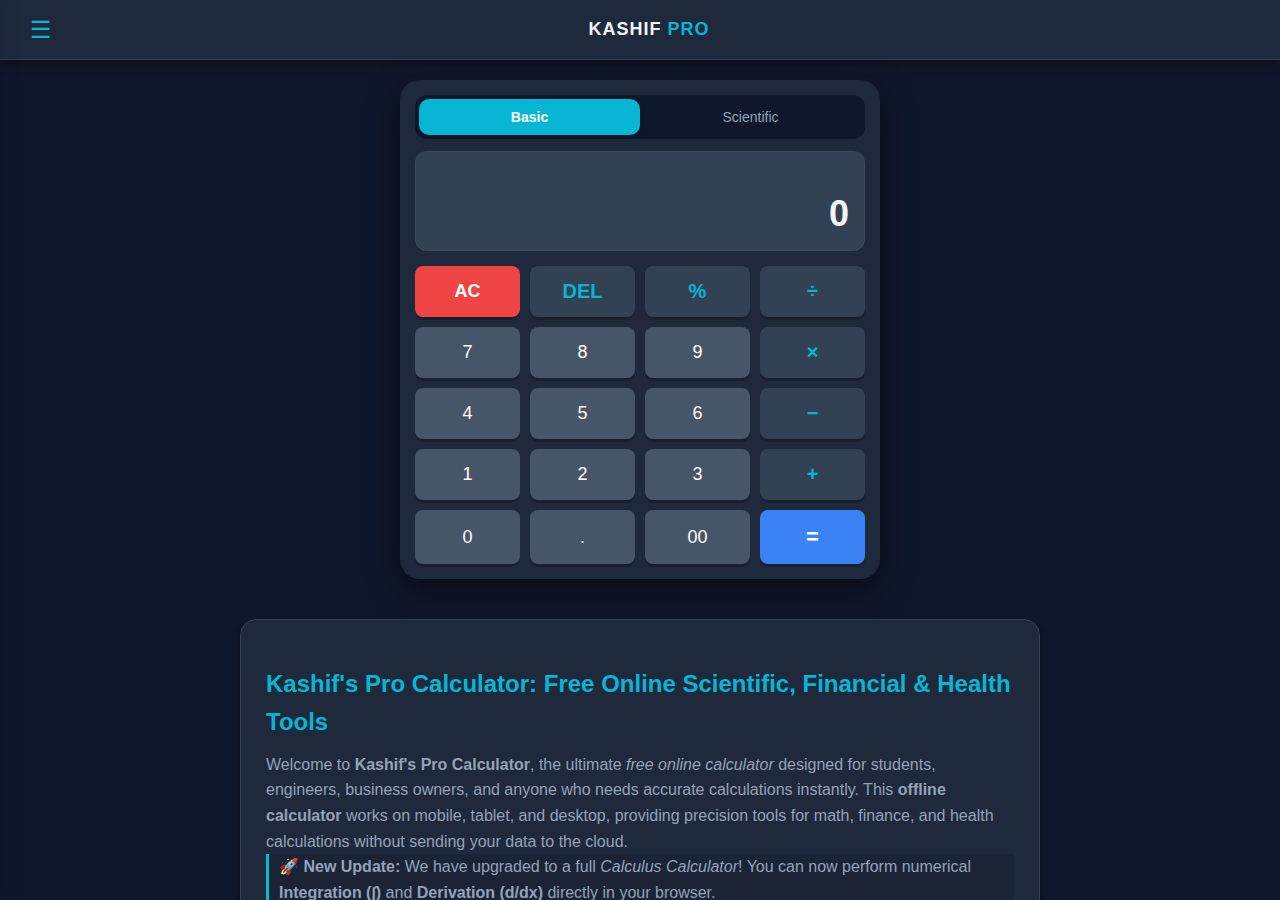
<file: index.html>
<!DOCTYPE html>
<html lang="en">
<head>
    <script async src="https://www.googletagmanager.com/gtag/js?id=G-PTXNYWJ847"></script>
    <script>
      window.dataLayer = window.dataLayer || [];
      function gtag(){dataLayer.push(arguments);}
      gtag('js', new Date());
      gtag('config', 'G-PTXNYWJ847');
    </script>

    <script async src="https://pagead2.googlesyndication.com/pagead/js/adsbygoogle.js?client=ca-pub-5524773081921512"
     crossorigin="anonymous"></script>
    <meta name="google-adsense-account" content="ca-pub-5524773081921512">
    
    <meta charset="UTF-8">
    <meta name="viewport" content="width=device-width, initial-scale=1.0, maximum-scale=1.0, user-scalable=no">
    <meta name="description" content="Kashif's Pro Calculator - Free online scientific calculator with Integration and Derivation. Best for FSC, Engineering, and Calculus. Calculate mortgage, BMI, and standard deviation offline.">
    <meta name="keywords" content="online calculator, scientific calculator, integration calculator, derivation tool, calculus calculator, free math tool, FSC calculator, matric calculator, engineering calculator, mortgage calculator, bmi calculator, kashif dawar">
    
    <title>Kashif's Pro Calculator | Free Scientific, Calculus & Financial Tools</title>
    
    <link rel="manifest" href="manifest.json">
    <link rel="icon" type="image/png" href="icon.png">
    <link rel="apple-touch-icon" href="icon.png">
    <meta name="theme-color" content="#1e293b">

    <link rel="stylesheet" href="style.css">
</head>
<body>

    <div class="overlay" id="overlay" onclick="closeAll()"></div>
    <div class="toast" id="toast">Action Successful</div>

    <div class="sidebar" id="sidebar">
        <div class="close-btn" onclick="closeAll()">&times;</div>
        <div class="profile">
            <div class="avatar">K</div>
            <h2 style="color:var(--text);">Kashif</h2>
            <p style="color: var(--accent); font-weight:bold; margin-bottom: 8px; font-size: 0.9rem;">Elite Full-Stack Architect</p>
        </div>
        
        <div class="menu-item" onclick="handleNav('home')"><span>&#8962;</span> Home</div>
        <div class="menu-item" onclick="handleNav('sci')"><span>&#8730;</span> Scientific Mode</div>

        <details class="menu-group">
            <summary><span>&#128208;</span> Math Tools</summary>
            <div class="submenu">
                <a href="standard-deviation.html" class="menu-item">Standard Deviation</a>
                <a href="log-calculator.html" class="menu-item">Log Calculator</a>
                <a href="exponent.html" class="menu-item">Exponent Calculator</a>
                <a href="fraction.html" class="menu-item">Fraction Calculator</a>
            </div>
        </details>

        <details class="menu-group">
            <summary><span>&#128176;</span> Finance</summary>
            <div class="submenu">
                <a href="percentage.html" class="menu-item">Percentage Calc</a>
                <a href="mortgage-calculator.html" class="menu-item">Mortgage Calc</a>
            </div>
        </details>

        <details class="menu-group">
            <summary><span>&#9878;</span> Health</summary>
            <div class="submenu">
                <a href="bmi-calculator.html" class="menu-item">BMI Calculator</a>
            </div>
        </details>
        
        <div class="menu-item" onclick="handleNav('settings')"><span>&#9881;</span> Settings</div>
        <a href="contact.html" class="menu-item"><span>&#128100;</span> Contact Developer</a>
        
        <div class="menu-item" onclick="handleNav('signin')" style="margin-top:auto; background:var(--accent); color:white; justify-content: center; font-weight:bold;">Sign In</div>
    </div>

    <div class="modal" id="modal-signin">
        <span class="close-modal" onclick="closeAll()">&times;</span>
        <h3>Sign In</h3>
        <div class="input-group"><label>Email</label><input type="email" placeholder="Enter email"></div>
        <div class="input-group"><label>Password</label><input type="password" placeholder="Enter password"></div>
        <button class="modal-btn" onclick="showToast('Welcome back, Kashif!'); closeAll()">Login</button>
    </div>

    <div class="modal" id="modal-settings">
        <span class="close-modal" onclick="closeAll()">&times;</span>
        <h3>Settings</h3>
        <div class="switch-container">
            <span class="switch-label">Light Mode</span>
            <label class="switch"><input type="checkbox" id="theme-toggle" onchange="toggleTheme()"><span class="slider"></span></label>
        </div>
        <div class="switch-container">
            <span class="switch-label">Button Sounds</span>
            <label class="switch"><input type="checkbox" id="sound-toggle" onchange="saveSoundPref()"><span class="slider"></span></label>
        </div>
        <button class="modal-btn" onclick="showToast('Preferences Saved'); closeAll()">Done</button>
    </div>

    <header>
        <div class="hamburger" onclick="openSidebar()">&#9776;</div>
        <div class="brand">KASHIF <span>PRO</span></div>
        <div style="width: 24px;"></div>
    </header>

    <div class="main-content">
        <div class="calc-body">
            <div class="tabs">
                <div class="tab active" id="tab-basic" onclick="switchTab('basic')">Basic</div>
                <div class="tab" id="tab-sci" onclick="switchTab('sci')">Scientific</div>
            </div>

            <div class="display">
                <div class="history" id="history"></div>
                <div class="result" id="result">0</div>
            </div>

            <div class="keypad active" id="basic-keys">
                <button class="btn-ac" onclick="clearCalc()">AC</button>
                <button class="btn-op" onclick="del()">DEL</button>
                <button class="btn-op" onclick="appendOp('%')">%</button>
                <button class="btn-op" onclick="appendOp('/')">&divide;</button>
                
                <button onclick="appendNum('7')">7</button>
                <button onclick="appendNum('8')">8</button>
                <button onclick="appendNum('9')">9</button>
                <button class="btn-op" onclick="appendOp('*')">&times;</button>
                
                <button onclick="appendNum('4')">4</button>
                <button onclick="appendNum('5')">5</button>
                <button onclick="appendNum('6')">6</button>
                <button class="btn-op" onclick="appendOp('-')">&minus;</button>
                
                <button onclick="appendNum('1')">1</button>
                <button onclick="appendNum('2')">2</button>
                <button onclick="appendNum('3')">3</button>
                <button class="btn-op" onclick="appendOp('+')">+</button>
                
                <button onclick="appendNum('0')">0</button>
                <button onclick="appendNum('.')">.</button>
                <button onclick="appendNum('00')">00</button>
                <button class="btn-eq" onclick="calculate()">=</button>
            </div>

            <div class="keypad" id="sci-keys">
                <div class="rad-deg-toggle">
                    <label><input type="radio" name="angle" value="deg" checked onclick="setAngleMode('deg')"> Deg</label>
                    <label><input type="radio" name="angle" value="rad" onclick="setAngleMode('rad')"> Rad</label>
                </div>
                
                <button class="btn-sci" onclick="appendFunc('sin(')">sin</button>
                <button class="btn-sci" onclick="appendFunc('cos(')">cos</button>
                <button class="btn-sci" onclick="appendFunc('tan(')">tan</button>
                <button class="btn-sci" onclick="append('Math.PI')">&pi;</button>
                <button class="btn-sci" onclick="append('Math.E')">e</button>

                <button class="btn-sci" onclick="appendFunc('asin(')">sin⁻¹</button>
                <button class="btn-sci" onclick="appendFunc('acos(')">cos⁻¹</button>
                <button class="btn-sci" onclick="appendFunc('atan(')">tan⁻¹</button>
                <button class="btn-sci" style="color:#fbbf24;" onclick="appendFunc('integral(')">&#8747;</button> 
                <button class="btn-sci" style="color:#fbbf24;" onclick="appendFunc('deriv(')">d/dx</button>

                <button class="btn-sci" onclick="appendOp('^')">xʸ</button>
                <button class="btn-sci" onclick="appendOp('^3')">x³</button>
                <button class="btn-sci" onclick="appendOp('^2')">x²</button>
                <button class="btn-sci" onclick="appendFunc('exp(')">eˣ</button>
                <button class="btn-sci" onclick="appendFunc('pow10(')">10ˣ</button>

                <button class="btn-sci" onclick="appendOp('^(1/')">ʸ&radic;x</button>
                <button class="btn-sci" onclick="appendFunc('cbrt(')">³&radic;x</button>
                <button class="btn-sci" onclick="appendFunc('sqrt(')">&radic;x</button>
                <button class="btn-sci" onclick="appendFunc('ln(')">ln</button>
                <button class="btn-sci" onclick="appendFunc('log(')">log</button>

                <button class="btn-sci" onclick="appendNum('(')">(</button>
                <button class="btn-sci" onclick="appendNum(')')">)</button>
                <button class="btn-sci" onclick="appendOp('^(-1)')">1/x</button>
                <button class="btn-sci" onclick="appendOp('%')">%</button>
                <button class="btn-sci" onclick="append('!')">n!</button>

                <button onclick="appendNum('7')">7</button>
                <button onclick="appendNum('8')">8</button>
                <button onclick="appendNum('9')">9</button>
                <button class="btn-op" onclick="appendOp('+')">+</button>
                <button class="btn-op" onclick="del()">&#9003;</button>

                <button onclick="appendNum('4')">4</button>
                <button onclick="appendNum('5')">5</button>
                <button onclick="appendNum('6')">6</button>
                <button class="btn-op" onclick="appendOp('-')">&minus;</button>
                <button class="btn-mem" onclick="useAns()">Ans</button>

                <button onclick="appendNum('1')">1</button>
                <button onclick="appendNum('2')">2</button>
                <button onclick="appendNum('3')">3</button>
                <button class="btn-op" onclick="appendOp('*')">&times;</button>
                <button class="btn-mem" onclick="memAdd()">M+</button>

                <button onclick="appendNum('0')">0</button>
                <button onclick="appendNum('.')">.</button>
                <button class="btn-sci" onclick="append('E')">EXP</button>
                <button class="btn-op" onclick="appendOp('/')">&divide;</button>
                <button class="btn-mem" onclick="memSub()">M-</button>

                <button class="btn-sci" onclick="toggleSign()">+/-</button>
                <button class="btn-sci" onclick="appendFunc('rand(')">RND</button>
                <button class="btn-ac" onclick="clearCalc()">AC</button>
                <button class="btn-eq" onclick="calculate()">=</button>
                <button class="btn-mem" onclick="memRecall()">MR</button>
            </div>
        </div>

        <div class="seo-section" id="guide-section">
            <h1>Kashif's Pro Calculator: Free Online Scientific, Financial & Health Tools</h1>
            <p>Welcome to <strong>Kashif's Pro Calculator</strong>, the ultimate <em>free online calculator</em> designed for students, engineers, business owners, and anyone who needs accurate calculations instantly. This <strong>offline calculator</strong> works on mobile, tablet, and desktop, providing precision tools for math, finance, and health calculations without sending your data to the cloud.</p>
            <p style="border-left: 3px solid var(--accent); padding-left: 10px; background: rgba(0,0,0,0.1);"><strong>🚀 New Update:</strong> We have upgraded to a full <em>Calculus Calculator</em>! You can now perform numerical <strong>Integration (∫)</strong> and <strong>Derivation (d/dx)</strong> directly in your browser.</p>

            <h2>1. Why Choose Kashif's Pro Calculator?</h2>
            <p>Unlike traditional online calculators that lag or show too many pop-ups, our <strong>scientific calculator PWA</strong> runs entirely on your device using Client-Side JavaScript. This ensures <strong>zero latency</strong> and <strong>100% privacy</strong>. Whether you’re solving complex trigonometry for an exam, calculating a mortgage repayment, or checking your BMI, all calculations happen locally in your browser.</p>

            <h2>2. Core Features of Our Calculator</h2>
            <ul>
                <li><strong>Dual Mode Interface:</strong> Switch effortlessly between <em>Basic</em> (for retail/shopping) and <em>Scientific</em> (for STEM) calculators.</li>
                <li><strong>Math Tools Suite:</strong> Solve standard deviation, fractions, logarithms, and exponents with ease.</li>
                <li><strong>Financial Intelligence:</strong> Calculate mortgage EMIs, percentages, and profit margins accurately.</li>
                <li><strong>Health Monitoring:</strong> Track health trends with our private BMI calculator.</li>
                <li><strong>Offline & PWA Ready:</strong> Install on your device and use without internet—perfect for students with limited data.</li>
            </ul>

            <h2>3. Scientific & Calculus Mode User Guide</h2>
            <p>Our updated scientific mode mimics the layout of physical calculators (like Casio) and advanced online tools (like Calculator.net) to make your workflow seamless. Here is how to use the advanced features:</p>
            <h3>3.1 Integration Calculator (∫)</h3>
            <p>Calculus students can now find the area under a curve numerically. <br><strong>Usage:</strong> Click the <span style="color:var(--accent)">∫</span> button. The syntax is `integral('formula', start_limit, end_limit)`.<br><strong>Example:</strong> To integrate `x²` from 0 to 5, type: <code>integral('x^2', 0, 5)</code>. This uses Simpson's Rule for high accuracy.</p>
            <h3>3.2 Derivation Calculator (d/dx)</h3>
            <p>Find the rate of change or slope of a function at a specific point.<br><strong>Usage:</strong> Click the <span style="color:var(--accent)">d/dx</span> button. The syntax is `deriv('formula', point)`.<br><strong>Example:</strong> To find the slope of `x³` at `x=2`, type: <code>deriv('x^3', 2)</code>.</p>
            <h3>3.3 Trigonometry & Angle Modes</h3>
            <p>Toggle between <strong>DEG</strong> (Degrees) and <strong>RAD</strong> (Radians) using the switch at the top of the keypad. We support `sin`, `cos`, `tan` and their inverse functions.</p>

            <h2>4. Target Audience</h2>
            <ul>
                <li><strong>FSC/Matric Students:</strong> Solve physics, math, and trigonometry problems quickly using Radians and degrees.</li>
                <li><strong>Engineers & College Students:</strong> Use exponents (`x^y`), natural logs (`ln`), and constants like `π` and `e` for high-precision structural calculations.</li>
                <li><strong>Business Owners:</strong> Quickly calculate VAT, GST, discounts, and reverse percentages.</li>
                <li><strong>Homeowners:</strong> Plan mortgages and family budgets efficiently without sharing data with banks.</li>
            </ul>

            <h2>5. Specialized Calculator Tools</h2>
            <p>Explore our dedicated tools accessible via the sidebar menu:</p>
            <h3><a href="sci">Scientific Calculator</a></h3>
            <p>Supports trigonometry (sin, cos, tan), logarithms (ln, log), exponents, square roots, and constants. We use high-precision floating-point arithmetic (IEEE 754) to ensure accuracy for exams and engineering projects.</p>
            <h3><a href="mortgage-calculator.html">Mortgage Calculator</a></h3>
            <p>Plan your home purchases with ease. Input loan amount, interest rate (APR), and tenure to calculate monthly payments.</p>
            <h3><a href="percentage.html">Percentage Calculator</a></h3>
            <p>Calculate percentages, tax-inclusive prices, or reverse percentages quickly. Ideal for students solving algebra problems and shopkeepers calculating profit margins.</p>
            <h3><a href="standard-deviation.html">Standard Deviation & Statistics</a></h3>
            <p>Quickly calculate Population (σ) and Sample (s) deviations. This is essential for statistics homework, data analysis, and quality control in manufacturing.</p>
            <h3><a href="fraction.html">Fraction Calculator</a></h3>
            <p>Combine fractions directly (e.g., `1/2 + 3/8`) without converting to decimals.</p>
            <h3><a href="bmi-calculator.html">BMI Calculator</a></h3>
            <p>Monitor your health using the World Health Organization standard. Input weight and height to receive instant feedback on Underweight, Normal, Overweight, and Obese categories.</p>

            <h2>6. Frequently Asked Questions (FAQ)</h2>
            <h3>Q1. Is this calculator free?</h3>
            <p>Yes! <strong>Kashif's Pro Calculator</strong> is free for students, teachers, businesses, and personal use. We support the platform with unobtrusive AdSense ads, keeping it completely free for everyone.</p>
            <h3>Q2. Does it work offline?</h3>
            <p>Absolutely. As a Progressive Web App (PWA) with Service Worker (`sw.js`) support, the calculator works perfectly without Wi-Fi or mobile data once loaded.</p>
            <h3>Q3. Is it accurate for exams?</h3>
            <p>Yes. We use standard JavaScript double-precision arithmetic, which is suitable for Matric/FSC students, college, and university-level calculations.</p>
            <h3>Q4. How do I install it on my device?</h3>
            <p>For Android, tap Chrome’s menu > "Add to Home Screen". On iOS Safari, tap Share > "Add to Home Screen". This installs it as a native app on your phone.</p>
            <h3>Q5. How is my data kept private?</h3>
            <p>All calculations happen locally on your device (Client-Side). We never store your personal data, finance inputs, or calculation history on our servers.</p>

            <h2>7. Final Notes</h2>
            <p><strong>Kashif's Pro Calculator</strong> is optimized for performance and accuracy. With keywords like "free online calculator," "scientific calculator PWA," "offline calculator," and "FSC math tool," we aim to be the #1 choice for Pakistani and global students. Bookmark this tool today and access all your calculation needs in one place—fast, precise, and secure.</p>
        </div>
        
        <div class="footer-credit">
            Architected & Engineered by <span>Kashif Dawar</span> | <a href="index.html">Home</a> | <a href="contact.html">Contact Us</a> | <a href="privacy.html">Privacy Policy</a> | <a href="terms.html">Terms of Service</a>
            <br><br>
            &copy; 2025 Kashif Dawar. All Rights Reserved.
        </div>
    </div>

    <script src="script.js" defer></script>
    <script>
        if ('serviceWorker' in navigator) {
            window.addEventListener('load', () => {
                navigator.serviceWorker.register('sw.js')
                    .then(reg => console.log('SW registered'))
                    .catch(err => console.log('SW failed', err));
            });
        }
    </script>
    
    <button id="install-btn" style="display: none; position: fixed; bottom: 20px; right: 20px; background: var(--accent); color: white; padding: 15px 25px; border-radius: 50px; font-weight: bold; border: none; box-shadow: 0 4px 15px rgba(0,0,0,0.3); z-index: 9999; cursor: pointer;">
        ⬇ Install App
    </button>
    <script>
        let deferredPrompt;
        const installBtn = document.getElementById('install-btn');
        window.addEventListener('beforeinstallprompt', (e) => {
            e.preventDefault(); deferredPrompt = e; installBtn.style.display = 'block';
            installBtn.addEventListener('click', (e) => {
                installBtn.style.display = 'none'; deferredPrompt.prompt();
                deferredPrompt.userChoice.then((choiceResult) => { deferredPrompt = null; });
            });
        });
    </script>
</body>
</html>
</file>
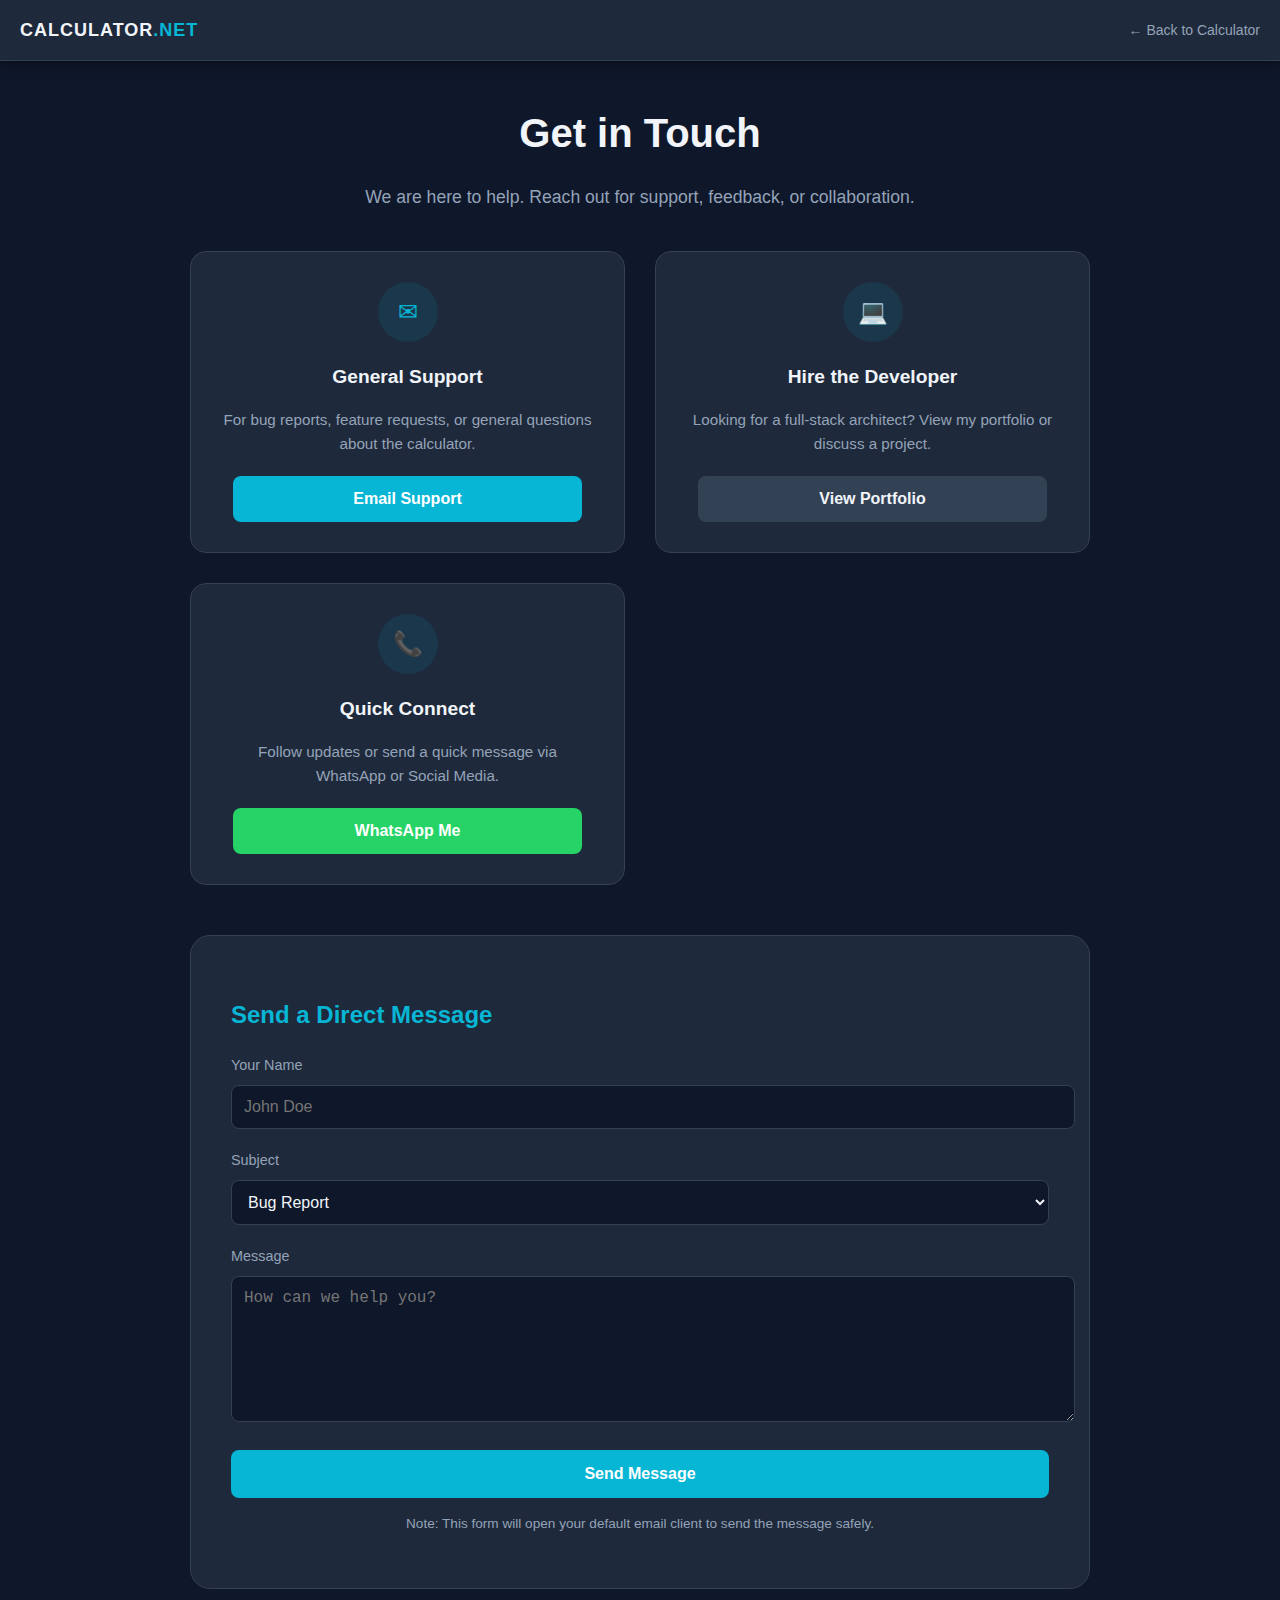
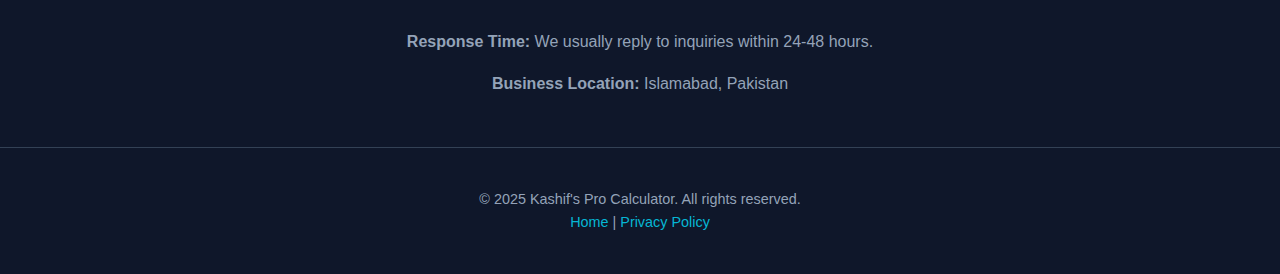
<file: contact.html>
<!DOCTYPE html>
<html lang="en">
<head>
    <meta charset="UTF-8">
    <meta name="viewport" content="width=device-width, initial-scale=1.0">
    <meta name="description" content="Contact the developer of Kashif's Pro Calculator. Support, feedback, and business inquiries.">
    <title>Contact Us - Kashif's Pro Calculator</title>
    
    <style>
        /* --- RESET & VARIABLES (MATCHING YOUR CALCULATOR) --- */
        :root {
            --bg-dark: #0f172a;
            --calc-body: #1e293b;
            --screen: #334155;
            --text: #f1f5f9;
            --text-muted: #94a3b8;
            --accent: #06b6d4;
            --card-bg: #1e293b;
            --btn-bg: #475569;
            --shadow: rgba(0,0,0,0.5);
        }

        body {
            background-color: var(--bg-dark);
            color: var(--text);
            font-family: 'Segoe UI', Roboto, sans-serif;
            margin: 0; padding: 0;
            line-height: 1.6;
        }

        /* --- HEADER --- */
        header {
            height: 60px; background: var(--calc-body); display: flex; align-items: center; justify-content: space-between;
            padding: 0 20px; border-bottom: 1px solid var(--screen); box-shadow: 0 2px 10px var(--shadow);
        }
        .brand { font-size: 18px; font-weight: bold; letter-spacing: 1px; color: var(--text); text-decoration: none; }
        .brand span { color: var(--accent); }
        .back-btn { text-decoration: none; color: var(--text-muted); font-size: 14px; display: flex; align-items: center; gap: 5px; transition: 0.3s; }
        .back-btn:hover { color: var(--accent); }

        /* --- MAIN CONTAINER --- */
        .container {
            max-width: 900px;
            margin: 40px auto;
            padding: 0 20px;
        }

        .page-title {
            text-align: center; margin-bottom: 40px;
        }
        .page-title h1 { font-size: 2.5rem; margin-bottom: 10px; color: var(--text); }
        .page-title p { color: var(--text-muted); font-size: 1.1rem; }

        /* --- CONTACT GRID --- */
        .contact-grid {
            display: grid;
            grid-template-columns: repeat(auto-fit, minmax(300px, 1fr));
            gap: 30px;
            margin-bottom: 50px;
        }

        /* --- CARDS --- */
        .info-card {
            background: var(--calc-body);
            border: 1px solid var(--screen);
            border-radius: 16px;
            padding: 30px;
            text-align: center;
            transition: transform 0.3s, box-shadow 0.3s;
        }
        .info-card:hover {
            transform: translateY(-5px);
            box-shadow: 0 10px 30px rgba(6, 182, 212, 0.15); /* Accent glow */
            border-color: var(--accent);
        }

        .icon-box {
            width: 60px; height: 60px;
            background: rgba(6, 182, 212, 0.1);
            color: var(--accent);
            border-radius: 50%;
            display: flex; align-items: center; justify-content: center;
            font-size: 24px;
            margin: 0 auto 20px;
        }

        .info-card h3 { margin-bottom: 10px; font-size: 1.2rem; }
        .info-card p { color: var(--text-muted); font-size: 0.95rem; margin-bottom: 20px; }
        
        .action-btn {
            display: inline-block;
            padding: 10px 25px;
            border-radius: 8px;
            text-decoration: none;
            font-weight: bold;
            transition: 0.2s;
            width: 80%;
        }
        .btn-primary { background: var(--accent); color: white; }
        .btn-primary:hover { filter: brightness(1.1); }
        .btn-secondary { background: var(--screen); color: var(--text); }
        .btn-secondary:hover { background: var(--text-muted); color: var(--bg-dark); }

        /* --- FORM SECTION --- */
        .form-section {
            background: var(--calc-body);
            padding: 40px;
            border-radius: 20px;
            border: 1px solid var(--screen);
        }
        .form-section h2 { color: var(--accent); margin-bottom: 20px; font-size: 1.5rem; }
        
        .form-group { margin-bottom: 20px; }
        .form-group label { display: block; color: var(--text-muted); margin-bottom: 8px; font-size: 0.9rem; }
        .form-control {
            width: 100%;
            padding: 12px;
            background: var(--bg-dark);
            border: 1px solid var(--screen);
            border-radius: 8px;
            color: var(--text);
            font-size: 1rem;
            outline: none;
            transition: border-color 0.3s;
        }
        .form-control:focus { border-color: var(--accent); }
        textarea.form-control { resize: vertical; min-height: 120px; }

        .submit-btn {
            background: var(--accent); color: white;
            border: none; padding: 15px 30px;
            border-radius: 8px; font-size: 1rem; font-weight: bold;
            cursor: pointer; width: 100%; transition: 0.3s;
        }
        .submit-btn:hover { opacity: 0.9; transform: scale(1.02); }

        /* --- FOOTER --- */
        footer {
            text-align: center; padding: 40px 20px; color: var(--text-muted); font-size: 0.9rem;
            border-top: 1px solid var(--screen); margin-top: 50px;
        }
        footer a { color: var(--accent); text-decoration: none; }

        @media (max-width: 600px) {
            .page-title h1 { font-size: 2rem; }
            .form-section { padding: 20px; }
        }
    </style>
</head>
<body>

    <header>
        <a href="index.html" class="brand">CALCULATOR<span>.NET</span></a>
        <a href="index.html" class="back-btn">&#8592; Back to Calculator</a>
    </header>

    <div class="container">
        <div class="page-title">
            <h1>Get in Touch</h1>
            <p>We are here to help. Reach out for support, feedback, or collaboration.</p>
        </div>

        <div class="contact-grid">
            
            <div class="info-card">
                <div class="icon-box">&#9993;</div> <h3>General Support</h3>
                <p>For bug reports, feature requests, or general questions about the calculator.</p>
                <a href="mailto:kashifdawarkashi508@gmail.com" class="action-btn btn-primary">Email Support</a>
            </div>

            <div class="info-card">
                <div class="icon-box">&#128187;</div> <h3>Hire the Developer</h3>
                <p>Looking for a full-stack architect? View my portfolio or discuss a project.</p>
                <a href="https://kashif-webdeveloper.github.io/Kashifdevskills/" target="_blank" class="action-btn btn-secondary">View Portfolio</a>
            </div>

            <div class="info-card">
                <div class="icon-box">&#128222;</div> <h3>Quick Connect</h3>
                <p>Follow updates or send a quick message via WhatsApp or Social Media.</p>
                <a href="https://wa.me/qr/6XYQWS4TYRXKJ1" target="_blank" class="action-btn btn-secondary" style="background:#25D366; color:white;">WhatsApp Me</a>
            </div>
        </div>

        <div class="form-section">
            <h2>Send a Direct Message</h2>
            <form action="mailto:kashifdawarkashi508@gmail.com" method="post" enctype="text/plain">
                <div class="form-group">
                    <label>Your Name</label>
                    <input type="text" name="name" class="form-control" placeholder="John Doe" required>
                </div>
                <div class="form-group">
                    <label>Subject</label>
                    <select name="subject" class="form-control">
                        <option>Bug Report</option>
                        <option>Feature Request</option>
                        <option>Business Inquiry</option>
                        <option>Other</option>
                    </select>
                </div>
                <div class="form-group">
                    <label>Message</label>
                    <textarea name="message" class="form-control" placeholder="How can we help you?" required></textarea>
                </div>
                <button type="submit" class="submit-btn">Send Message</button>
            </form>
            <p style="margin-top:15px; font-size:0.85rem; color:var(--text-muted); text-align:center;">
                Note: This form will open your default email client to send the message safely.
            </p>
        </div>

        <div style="text-align: center; margin-top: 40px; color: var(--text-muted);">
            <p><strong>Response Time:</strong> We usually reply to inquiries within 24-48 hours.</p>
            <p><strong>Business Location:</strong> Islamabad, Pakistan</p>
        </div>

    </div>

    <footer>
        &copy; 2025 Kashif's Pro Calculator. All rights reserved. <br>
        <a href="index.html">Home</a> | <a href="privacy.html">Privacy Policy</a>
    </footer>

</body>
</html>
</file>
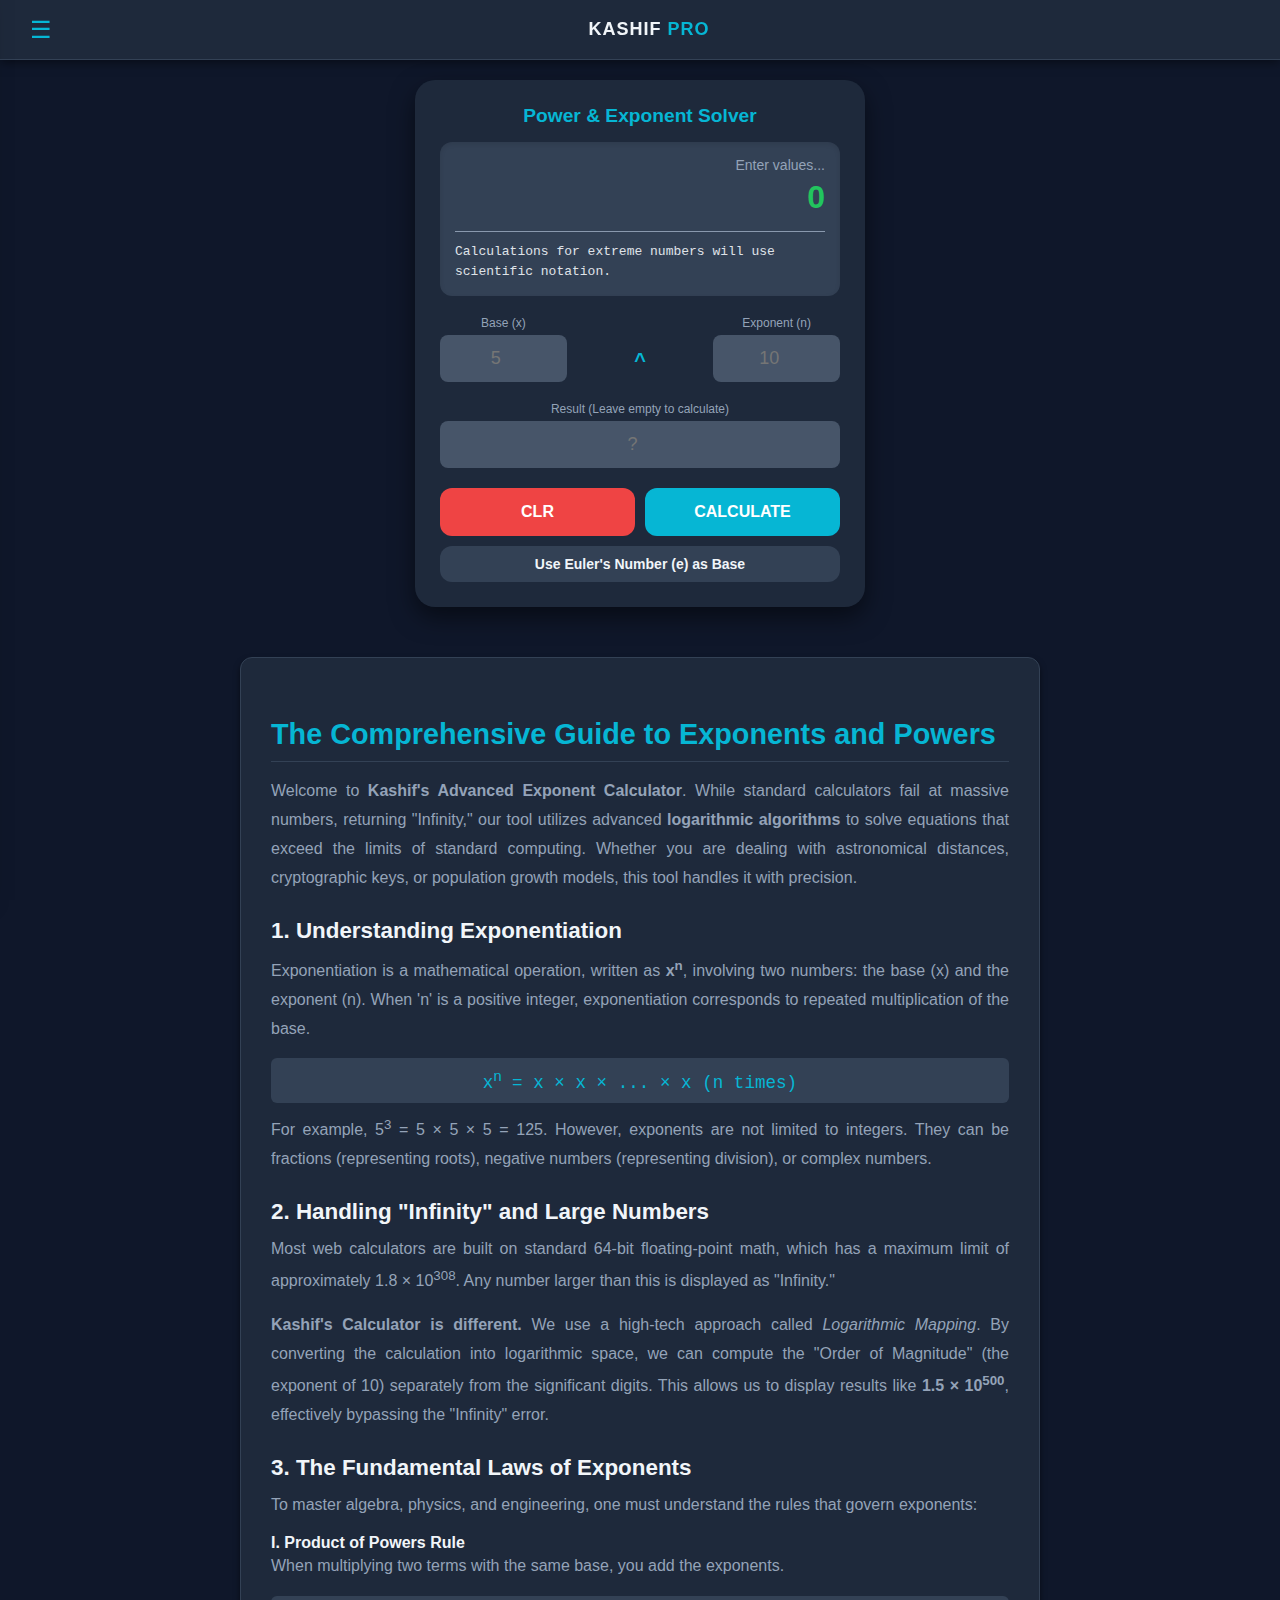
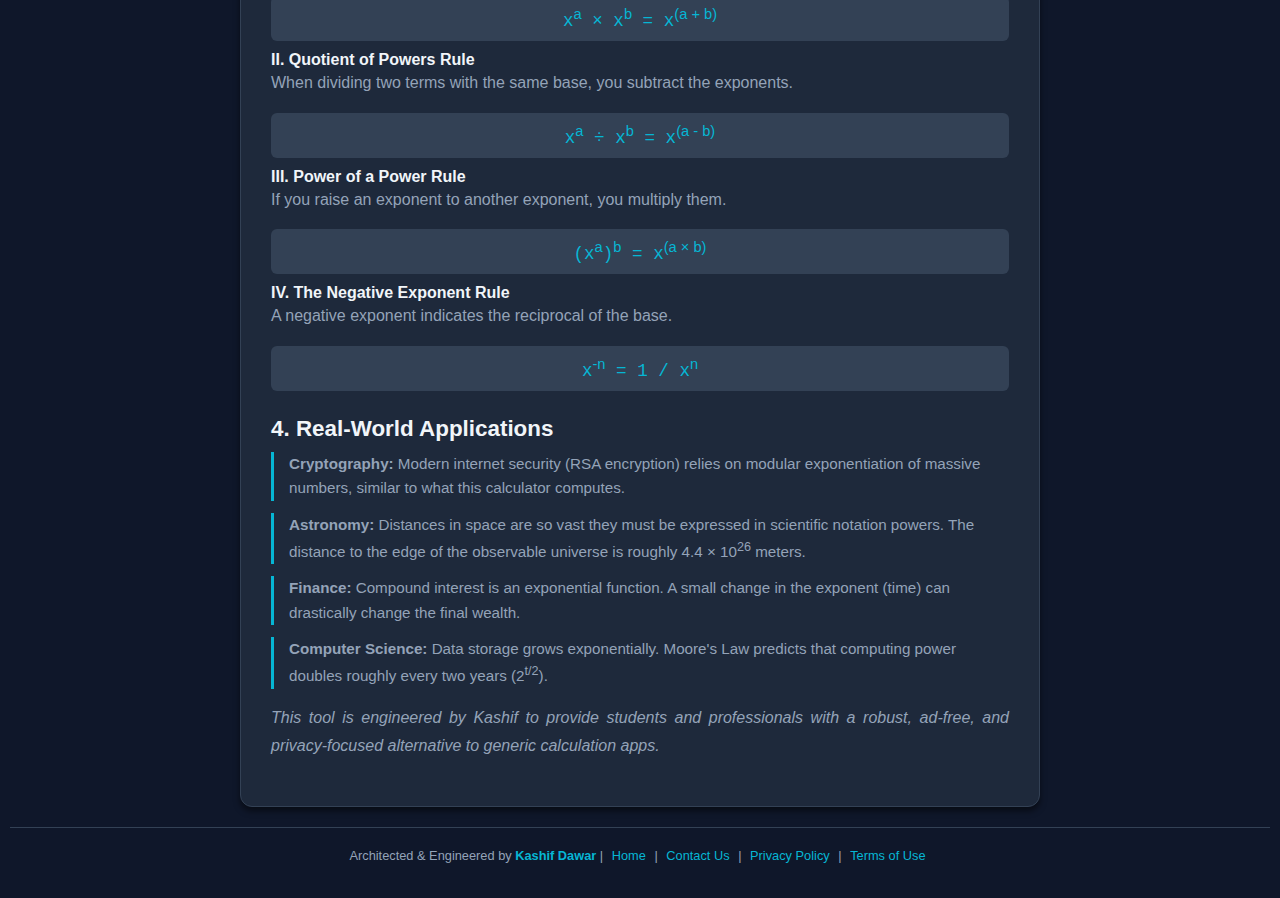
<file: exponent.html>
<!DOCTYPE html>
<html lang="en">
<head>
    <script async src="https://www.googletagmanager.com/gtag/js?id=G-PTXNYWJ847"></script>
    <script>
      window.dataLayer = window.dataLayer || [];
      function gtag(){dataLayer.push(arguments);}
      gtag('js', new Date());
      gtag('config', 'G-PTXNYWJ847');
    </script>
    <script async src="https://pagead2.googlesyndication.com/pagead/js/adsbygoogle.js?client=ca-pub-5524773081921512" crossorigin="anonymous"></script>
    <meta name="google-adsense-account" content="ca-pub-5524773081921512">
    
    <meta charset="UTF-8">
    <meta name="viewport" content="width=device-width, initial-scale=1.0, maximum-scale=1.0, user-scalable=no">
    <meta name="description" content="Kashif's Ultimate Exponent Calculator - High-precision solver for Base, Exponent, and Result. Handles massive numbers using advanced logarithmic algorithms.">
    
    <title>Exponent Calculator - Kashif's Pro Tools</title>
    
    <link rel="manifest" href="manifest.json">
    <meta name="theme-color" content="#1e293b">
    <link rel="apple-touch-icon" href="kashi calculator.png">
    
    <style>
        /* --- CORE THEME (MATCHING INDEX.HTML) --- */
        :root {
            --bg-dark: #0f172a;
            --calc-body: #1e293b;
            --screen: #334155;
            --text: #f1f5f9;
            --text-muted: #94a3b8;
            --accent: #06b6d4;
            --btn-bg: #475569;
            --btn-active: #64748b;
            --operator: #0ea5e9;
            --equals: #3b82f6;
            --danger: #ef4444;
            --sidebar-bg: #1e293b;
            --modal-bg: #1e293b;
            --shadow: rgba(0,0,0,0.5);
            --success: #22c55e;
            --card-bg: #334155;
        }

        body.light-mode {
            --bg-dark: #f1f5f9;
            --calc-body: #ffffff;
            --screen: #e2e8f0;
            --text: #0f172a;
            --text-muted: #64748b;
            --accent: #0891b2;
            --btn-bg: #cbd5e1;
            --btn-active: #94a3b8;
            --operator: #0284c7;
            --equals: #2563eb;
            --danger: #dc2626;
            --sidebar-bg: #ffffff;
            --modal-bg: #ffffff;
            --shadow: rgba(0,0,0,0.15);
            --card-bg: #f8fafc;
        }

        * { box-sizing: border-box; margin: 0; padding: 0; -webkit-tap-highlight-color: transparent; font-family: 'Segoe UI', Roboto, sans-serif; touch-action: manipulation; }

        body {
            background-color: var(--bg-dark); color: var(--text);
            min-height: 100vh; display: flex; flex-direction: column;
            transition: background-color 0.3s, color 0.3s;
        }

        /* --- HEADER --- */
        header {
            height: 60px; background: var(--calc-body); display: flex; align-items: center; justify-content: space-between;
            padding: 0 20px; border-bottom: 1px solid var(--screen); z-index: 2000; box-shadow: 0 2px 10px var(--shadow);
            position: sticky; top: 0;
        }
        .hamburger { font-size: 24px; cursor: pointer; color: var(--accent); padding: 10px; }
        .brand { font-size: 18px; font-weight: bold; letter-spacing: 1px; color: var(--text); }
        .brand span { color: var(--accent); }

        /* --- MAIN CONTENT --- */
        .main-content {
            flex: 1; display: flex; flex-direction: column; align-items: center;
            padding: 20px 10px; position: relative; z-index: 10;
        }

        /* --- CALCULATOR BODY --- */
        .calc-body {
            width: 100%; max-width: 450px; background: var(--calc-body); border-radius: 20px; padding: 25px;
            box-shadow: 0 10px 25px var(--shadow); display: flex; flex-direction: column; position: relative;
            z-index: 20; transition: background 0.3s; margin-bottom: 30px;
        }

        /* --- DISPLAY SCREEN --- */
        .display { 
            background: var(--screen); min-height: 140px; border-radius: 12px; margin-bottom: 20px; 
            padding: 15px; display: flex; flex-direction: column; justify-content: flex-start; 
            box-shadow: inset 0 2px 5px rgba(0,0,0,0.1); transition: background 0.3s; word-wrap: break-word;
        }
        .equation-line { font-size: 14px; color: var(--text-muted); text-align: right; margin-bottom: 5px; }
        .result-line { font-size: 32px; font-weight: bold; color: var(--success); text-align: right; margin-bottom: 10px; line-height: 1.2; word-break: break-all; }
        .steps-box { 
            border-top: 1px solid var(--text-muted); padding-top: 10px; margin-top: 5px;
            font-size: 13px; color: var(--text); font-family: monospace; line-height: 1.5;
            max-height: 120px; overflow-y: auto; opacity: 0.9;
        }

        /* --- INPUTS --- */
        .input-grid { display: grid; grid-template-columns: 1fr 1fr 1fr; gap: 10px; margin-bottom: 20px; align-items: end; }
        .input-group { display: flex; flex-direction: column; }
        .input-group label { font-size: 12px; color: var(--text-muted); margin-bottom: 5px; text-align: center; }
        .input-group input {
            background: var(--btn-bg); border: none; padding: 12px; border-radius: 8px;
            color: var(--text); font-size: 18px; text-align: center; outline: none; width: 100%;
            border: 1px solid transparent; transition: 0.2s;
        }
        .input-group input:focus { border-color: var(--accent); }
        .operator-symbol { text-align: center; font-size: 20px; color: var(--accent); font-weight: bold; padding-bottom: 10px; }

        /* --- BUTTONS --- */
        .btn-row { display: flex; gap: 10px; }
        button {
            flex: 1; border: none; padding: 15px; border-radius: 12px; font-size: 16px; font-weight: bold; cursor: pointer;
            transition: transform 0.1s, filter 0.2s;
        }
        button:active { transform: translateY(2px); }
        .btn-calc { background: var(--accent); color: white; }
        .btn-clear { background: var(--danger); color: white; }
        .btn-e { background: var(--screen); color: var(--text); margin-top: 10px; width: 100%; font-size: 14px; padding: 10px; }

        /* --- SEO CONTENT AREA --- */
        .seo-section {
            width: 100%; max-width: 800px; margin-top: 20px; padding: 30px;
            background: var(--calc-body); border-radius: 12px; border: 1px solid var(--screen);
            color: var(--text); margin-bottom: 20px; box-shadow: 0 4px 6px var(--shadow);
        }
        .seo-section h2 { color: var(--accent); font-size: 1.8rem; margin-top: 30px; margin-bottom: 15px; border-bottom: 1px solid var(--screen); padding-bottom: 10px; }
        .seo-section h3 { color: var(--text); font-size: 1.4rem; margin-top: 25px; margin-bottom: 10px; font-weight: 600; }
        .seo-section p { font-size: 1rem; color: var(--text-muted); line-height: 1.8; margin-bottom: 15px; text-align: justify; }
        .seo-section ul { list-style: none; padding: 0; margin-bottom: 15px; }
        .seo-section li { margin-bottom: 12px; padding-left: 15px; border-left: 3px solid var(--accent); color: var(--text-muted); font-size: 0.95rem; line-height: 1.6; }
        .math-block { background: var(--screen); padding: 10px; border-radius: 6px; font-family: monospace; color: var(--accent); display: block; margin: 10px 0; text-align: center; font-size: 1.1rem; }

        /* --- SIDEBAR & OVERLAY --- */
        .overlay { position: fixed; top: 0; left: 0; right: 0; bottom: 0; background: rgba(0,0,0,0.6); z-index: 4000; opacity: 0; pointer-events: none; transition: opacity 0.3s; backdrop-filter: blur(2px); }
        .overlay.active { opacity: 1; pointer-events: all; }

        .sidebar { position: fixed; top: 0; left: -300px; width: 280px; height: 100%; background: var(--sidebar-bg); z-index: 5000; transition: transform 0.3s ease, background 0.3s; box-shadow: 5px 0 20px var(--shadow); padding: 20px; display: flex; flex-direction: column; overflow-y: auto; }
        .sidebar.open { transform: translateX(300px); }

        .profile { text-align: center; border-bottom: 1px solid var(--screen); padding-bottom: 20px; margin-bottom: 20px; }
        .avatar { width: 80px; height: 80px; background: linear-gradient(45deg, var(--accent), #3b82f6); border-radius: 50%; margin: 40px auto 15px; display: flex; align-items: center; justify-content: center; font-size: 30px; font-weight: bold; color: white; }
        .menu-item { padding: 15px; color: var(--text-muted); border-radius: 8px; margin-bottom: 5px; cursor: pointer; display: flex; align-items: center; gap: 10px; transition: 0.2s; position: relative; z-index: 5001; text-decoration: none; }
        .menu-item:hover, .menu-item:active { background: var(--screen); color: var(--accent); }

        /* --- MODALS (FIX FOR SETTINGS & SIGN IN) --- */
        .modal { position: fixed; top: 50%; left: 50%; transform: translate(-50%, -50%) scale(0.9); width: 85%; max-width: 320px; background: var(--modal-bg); border: 1px solid var(--screen); border-radius: 16px; padding: 20px; z-index: 6000; opacity: 0; pointer-events: none; transition: 0.2s, background 0.3s; box-shadow: 0 20px 50px rgba(0,0,0,0.6); max-height: 90vh; overflow-y: auto; }
        .modal.active { opacity: 1; pointer-events: all; transform: translate(-50%, -50%) scale(1); }
        .modal h3 { margin-bottom: 15px; color: var(--accent); text-align: center; }
        .modal-btn { width: 100%; background: var(--accent); color: white; font-weight: bold; padding: 12px; border-radius: 6px; margin-top: 10px; display: block; text-align: center; text-decoration: none; border: none; cursor: pointer; }
        .close-modal { position: absolute; top: 10px; right: 15px; color: var(--text-muted); font-size: 24px; cursor: pointer; }

        /* --- SWITCHES (FOR SETTINGS) --- */
        .switch-container { display: flex; justify-content: space-between; align-items: center; margin-bottom: 20px; padding: 0 10px; }
        .switch-label { color: var(--text); font-weight: 500; }
        .switch { position: relative; display: inline-block; width: 50px; height: 26px; }
        .switch input { opacity: 0; width: 0; height: 0; }
        .slider { position: absolute; cursor: pointer; top: 0; left: 0; right: 0; bottom: 0; background-color: var(--screen); transition: .4s; border-radius: 34px; }
        .slider:before { position: absolute; content: ""; height: 18px; width: 18px; left: 4px; bottom: 4px; background-color: white; transition: .4s; border-radius: 50%; }
        input:checked + .slider { background-color: var(--accent); }
        input:checked + .slider:before { transform: translateX(24px); }

        .toast { position: fixed; bottom: 30px; left: 50%; transform: translateX(-50%); background: #10b981; color: white; padding: 10px 20px; border-radius: 30px; font-size: 14px; opacity: 0; transition: 0.3s; z-index: 7000; pointer-events: none; }
        .toast.show { opacity: 1; bottom: 50px; }

        /* Footer */
        .footer-credit { margin-top: auto; text-align: center; font-size: 0.8rem; color: var(--text-muted); padding: 20px 0; width: 100%; border-top: 1px solid var(--screen); }
        .footer-credit span { color: var(--accent); font-weight: 700; }
        .footer-credit a { color: var(--accent); text-decoration: none; margin: 0 5px; cursor: pointer; }
    </style>
</head>
<body>

    <div class="overlay" id="overlay" onclick="closeAll()"></div>
    <div class="toast" id="toast">Action Successful</div>

    <div class="sidebar" id="sidebar">
        <div style="position:absolute; top:15px; right:15px; font-size:24px; padding:10px; color:var(--text-muted); cursor:pointer;" onclick="closeAll()">&times;</div>
        
        <div class="profile">
            <div class="avatar">K</div>
            <h2 style="color:var(--text);">Kashif</h2>
            <p style="color: var(--accent); font-weight:bold; margin-bottom: 8px; font-size: 0.9rem;">Elite Full-Stack Architect</p>
            <p style="color: var(--text-muted); font-size: 0.8rem;">Innovative developer creating seamless solutions.</p>
        </div>
        
        <a href="index.html" class="menu-item" onclick="closeAll()"><span>&#8962;</span> Home</a>
        <a href="index.html" class="menu-item" onclick="closeAll()"><span>&#8730;</span> Scientific Mode</a>
        
        <a href="standard-deviation.html" class="menu-item" onclick="closeAll()"><span>&#963;</span> Standard Deviation</a>
        
        <a href="log-calculator.html" class="menu-item" onclick="closeAll()"><span>log</span> Log Calculator</a>
        
        <div class="menu-item" style="background: var(--screen); color: var(--accent);" onclick="closeAll()"><span>^</span> Exponent Calculator</div>
        
        <a href="fraction.html" class="menu-item" onclick="closeAll()"><span>½</span> Fraction Calculator</a>
        <a href="percentage.html" class="menu-item" onclick="closeAll()"><span>%</span> Percentage Calculator</a>
        
        <a href="bmi-calculator.html" class="menu-item" onclick="closeAll()"><span>&#9878;</span> BMI Calculator</a>
        
        <a href="mortgage-calculator.html" class="menu-item" onclick="closeAll()"><span>&#127969;</span> Mortgage Calculator</a>
        
        <div class="menu-item" onclick="handleNav('settings')"><span>&#9881;</span> Settings</div>
        
        <a href="contact.html" class="menu-item" onclick="closeAll()"><span>&#128100;</span> Contact Developer</a>
        
        <div class="menu-item" onclick="handleNav('signin')" style="margin-top:auto; background:var(--accent); color:white; justify-content: center; font-weight:bold;">Sign In</div>
    </div>

    <div class="modal" id="modal-signin">
        <span class="close-modal" onclick="closeAll()">&times;</span>
        <h3>Sign In</h3>
        <div class="input-group"><label>Email</label><input type="email" placeholder="Enter email"></div>
        <div class="input-group"><label>Password</label><input type="password" placeholder="Enter password"></div>
        <button class="modal-btn" onclick="showToast('Welcome back, Kashif!'); closeAll()">Login</button>
    </div>

    <div class="modal" id="modal-settings">
        <span class="close-modal" onclick="closeAll()">&times;</span>
        <h3>Settings</h3>
        <div class="switch-container">
            <span class="switch-label">Light Mode</span>
            <label class="switch"><input type="checkbox" id="theme-toggle" onchange="toggleTheme()"><span class="slider"></span></label>
        </div>
        <div class="switch-container">
            <span class="switch-label">Button Sounds</span>
            <label class="switch"><input type="checkbox" id="sound-toggle" onchange="saveSoundPref()"><span class="slider"></span></label>
        </div>
        <button class="modal-btn" onclick="showToast('Preferences Saved'); closeAll()">Done</button>
    </div>

    <header>
        <div class="hamburger" onclick="openSidebar()">&#9776;</div>
        <div class="brand">KASHIF <span>PRO</span></div>
        <div style="width: 24px;"></div>
    </header>

    <div class="main-content">
        
        <div class="calc-body">
            <h2 style="text-align: center; color: var(--accent); margin-bottom: 15px; font-size: 1.2rem;">Power & Exponent Solver</h2>
            
            <div class="display">
                <div class="equation-line" id="eq-display">Enter values...</div>
                <div class="result-line" id="res-display">0</div>
                <div class="steps-box" id="steps-display">Calculations for extreme numbers will use scientific notation.</div>
            </div>

            <div class="input-grid">
                <div class="input-group">
                    <label>Base (x)</label>
                    <input type="number" id="inp-base" placeholder="5">
                </div>
                <div class="operator-symbol">^</div>
                <div class="input-group">
                    <label>Exponent (n)</label>
                    <input type="number" id="inp-exp" placeholder="10">
                </div>
            </div>

            <div class="input-group" style="margin-bottom: 20px;">
                <label>Result (Leave empty to calculate)</label>
                <input type="number" id="inp-res" placeholder="?">
            </div>

            <div class="btn-row">
                <button class="btn-clear" onclick="clearCalc()">CLR</button>
                <button class="btn-calc" onclick="calculate()">CALCULATE</button>
            </div>
            <button class="btn-e" onclick="useE()">Use Euler's Number (e) as Base</button>
        </div>

        <div class="seo-section">
            <h2>The Comprehensive Guide to Exponents and Powers</h2>
            <p>Welcome to <strong>Kashif's Advanced Exponent Calculator</strong>. While standard calculators fail at massive numbers, returning "Infinity," our tool utilizes advanced <strong>logarithmic algorithms</strong> to solve equations that exceed the limits of standard computing. Whether you are dealing with astronomical distances, cryptographic keys, or population growth models, this tool handles it with precision.</p>

            <h3>1. Understanding Exponentiation</h3>
            <p>Exponentiation is a mathematical operation, written as <strong>x<sup>n</sup></strong>, involving two numbers: the base (x) and the exponent (n). When 'n' is a positive integer, exponentiation corresponds to repeated multiplication of the base.</p>
            <div class="math-block">x<sup>n</sup> = x × x × ... × x (n times)</div>
            <p>For example, 5<sup>3</sup> = 5 × 5 × 5 = 125. However, exponents are not limited to integers. They can be fractions (representing roots), negative numbers (representing division), or complex numbers.</p>

            <h3>2. Handling "Infinity" and Large Numbers</h3>
            <p>Most web calculators are built on standard 64-bit floating-point math, which has a maximum limit of approximately 1.8 × 10<sup>308</sup>. Any number larger than this is displayed as "Infinity."</p>
            <p><strong>Kashif's Calculator is different.</strong> We use a high-tech approach called <em>Logarithmic Mapping</em>. By converting the calculation into logarithmic space, we can compute the "Order of Magnitude" (the exponent of 10) separately from the significant digits. This allows us to display results like <strong>1.5 × 10<sup>500</sup></strong>, effectively bypassing the "Infinity" error.</p>

            <h3>3. The Fundamental Laws of Exponents</h3>
            <p>To master algebra, physics, and engineering, one must understand the rules that govern exponents:</p>

            <h4>I. Product of Powers Rule</h4>
            <p>When multiplying two terms with the same base, you add the exponents.</p>
            <div class="math-block">x<sup>a</sup> × x<sup>b</sup> = x<sup>(a + b)</sup></div>

            <h4>II. Quotient of Powers Rule</h4>
            <p>When dividing two terms with the same base, you subtract the exponents.</p>
            <div class="math-block">x<sup>a</sup> ÷ x<sup>b</sup> = x<sup>(a - b)</sup></div>

            <h4>III. Power of a Power Rule</h4>
            <p>If you raise an exponent to another exponent, you multiply them.</p>
            <div class="math-block">(x<sup>a</sup>)<sup>b</sup> = x<sup>(a × b)</sup></div>

            <h4>IV. The Negative Exponent Rule</h4>
            <p>A negative exponent indicates the reciprocal of the base.</p>
            <div class="math-block">x<sup>-n</sup> = 1 / x<sup>n</sup></div>

            <h3>4. Real-World Applications</h3>
            <ul>
                <li><strong>Cryptography:</strong> Modern internet security (RSA encryption) relies on modular exponentiation of massive numbers, similar to what this calculator computes.</li>
                <li><strong>Astronomy:</strong> Distances in space are so vast they must be expressed in scientific notation powers. The distance to the edge of the observable universe is roughly 4.4 × 10<sup>26</sup> meters.</li>
                <li><strong>Finance:</strong> Compound interest is an exponential function. A small change in the exponent (time) can drastically change the final wealth.</li>
                <li><strong>Computer Science:</strong> Data storage grows exponentially. Moore's Law predicts that computing power doubles roughly every two years (2<sup>t/2</sup>).</li>
            </ul>

            <p><em>This tool is engineered by Kashif to provide students and professionals with a robust, ad-free, and privacy-focused alternative to generic calculation apps.</em></p>
        </div>

        <div class="footer-credit">
            Architected & Engineered by <span>Kashif Dawar</span> | <a href="index.html">Home</a> | <a href="contact.html">Contact Us</a> | <a href="privacy.html">Privacy Policy</a> | <a href="terms.html">Terms of Use</a>
        </div>
    </div>

    <script>
        // --- CONFIG & STATE MANAGEMENT ---
        const sidebar = document.getElementById('sidebar');
        const overlay = document.getElementById('overlay');
        const themeToggle = document.getElementById('theme-toggle');
        const soundToggle = document.getElementById('sound-toggle');
        
        // Load Preferences
        window.onload = function() {
            if (localStorage.getItem('theme') === 'light') { document.body.classList.add('light-mode'); if(themeToggle) themeToggle.checked = true; }
            if (localStorage.getItem('sound') === 'on') { if(soundToggle) soundToggle.checked = true; }
        };

        // --- NAVIGATION HANDLERS ---
        function openSidebar() { sidebar.classList.add('open'); overlay.classList.add('active'); }
        
        function closeAll() {
            sidebar.classList.remove('open');
            overlay.classList.remove('active');
            document.getElementById('modal-signin').classList.remove('active');
            document.getElementById('modal-settings').classList.remove('active');
        }

        function handleNav(action) {
            if (action === 'settings') {
                closeAll();
                setTimeout(() => { document.getElementById('modal-settings').classList.add('active'); overlay.classList.add('active'); }, 300);
            }
            else if (action === 'signin') {
                closeAll();
                setTimeout(() => { document.getElementById('modal-signin').classList.add('active'); overlay.classList.add('active'); }, 300);
            }
        }

        function showToast(msg) {
            const toast = document.getElementById('toast'); toast.innerText = msg; toast.classList.add('show');
            setTimeout(() => toast.classList.remove('show'), 3000);
        }

        // --- SETTINGS LOGIC ---
        function toggleTheme() {
            if (themeToggle.checked) { document.body.classList.add('light-mode'); localStorage.setItem('theme', 'light'); }
            else { document.body.classList.remove('light-mode'); localStorage.setItem('theme', 'dark'); }
        }
        function saveSoundPref() { localStorage.setItem('sound', soundToggle.checked ? 'on' : 'off'); }

        // --- CALCULATOR LOGIC ---
        const eqDisplay = document.getElementById('eq-display');
        const resDisplay = document.getElementById('res-display');
        const stepsDisplay = document.getElementById('steps-display');
        const inpBase = document.getElementById('inp-base');
        const inpExp = document.getElementById('inp-exp');
        const inpRes = document.getElementById('inp-res');

        function useE() {
            inpBase.value = Math.E;
            eqDisplay.innerText = "Base set to Euler's Number (e)";
        }

        function clearCalc() {
            inpBase.value = ""; inpExp.value = ""; inpRes.value = "";
            resDisplay.innerText = "0";
            eqDisplay.innerText = "Enter values...";
            stepsDisplay.innerText = "Calculations for extreme numbers will use scientific notation.";
        }

        function formatBigNumber(base, exp) {
            let simpleCalc = Math.pow(base, exp);
            if (isFinite(simpleCalc)) {
                return { val: simpleCalc.toLocaleString('en-US', { maximumFractionDigits: 8 }), raw: simpleCalc, isBig: false };
            }
            let logVal = Math.log10(Math.abs(base)) * exp;
            let exponentPart = Math.floor(logVal);
            let mantissaPart = Math.pow(10, logVal - exponentPart);
            let sign = (base < 0 && exp % 2 !== 0) ? "-" : "";
            return { val: `${sign}${mantissaPart.toFixed(4)} × 10^${exponentPart}`, raw: "Infinity", isBig: true, exponent: exponentPart };
        }

        function calculate() {
            const b = parseFloat(inpBase.value);
            const e = parseFloat(inpExp.value);
            const r = parseFloat(inpRes.value);
            
            if (!isNaN(b) && !isNaN(e) && inpRes.value === "") {
                const resultObj = formatBigNumber(b, e);
                eqDisplay.innerHTML = `${b} <sup>${e}</sup> =`;
                if (resultObj.isBig) {
                    resDisplay.style.fontSize = "24px";
                    resDisplay.innerText = resultObj.val;
                    stepsDisplay.innerText = `⚠️ LARGE NUMBER DETECTED\nStandard calculators show 'Infinity'.\nUsing Logarithmic Logic:\nLog10 = ${e} × log(${b}) ≈ ${e} × ${Math.log10(b).toFixed(4)}\nTotal Order of Magnitude ≈ 10^${resultObj.exponent}`;
                } else {
                    resDisplay.style.fontSize = "32px";
                    resDisplay.innerText = resultObj.val;
                    inpRes.value = resultObj.raw;
                    if (Number.isInteger(e) && e > 0 && e <= 10) { stepsDisplay.innerText = `Expansion: ${Array(e).fill(b).join(" × ")} = ${resultObj.val}`; } 
                    else { stepsDisplay.innerText = `Standard Calculation: ${b} raised to the power of ${e}.`; }
                }
            }
            else if (!isNaN(b) && !isNaN(r) && inpExp.value === "") {
                if (b <= 0 || (b === 1 && r !== 1)) { resDisplay.innerText = "Error"; return; }
                let resVal = Math.log(r) / Math.log(b);
                eqDisplay.innerHTML = `Log<sub>${b}</sub>(${r}) =`;
                resDisplay.innerText = resVal.toFixed(6);
                inpExp.value = resVal;
                stepsDisplay.innerText = `Solving for Exponent:\nn = log(${r}) / log(${b})`;
            }
            else if (!isNaN(e) && !isNaN(r) && inpBase.value === "") {
                let resVal = Math.pow(r, 1/e);
                eqDisplay.innerHTML = `<sup>${e}</sup>√${r} =`;
                resDisplay.innerText = resVal.toFixed(6);
                inpBase.value = resVal;
                stepsDisplay.innerText = `Solving for Base:\nx = ${r}^(1/${e})`;
            }
            else {
                resDisplay.innerText = "Input Error";
                stepsDisplay.innerText = "Please fill exactly TWO fields and leave one empty to solve.";
            }
        }
    </script>
</body>
</html>
</file>
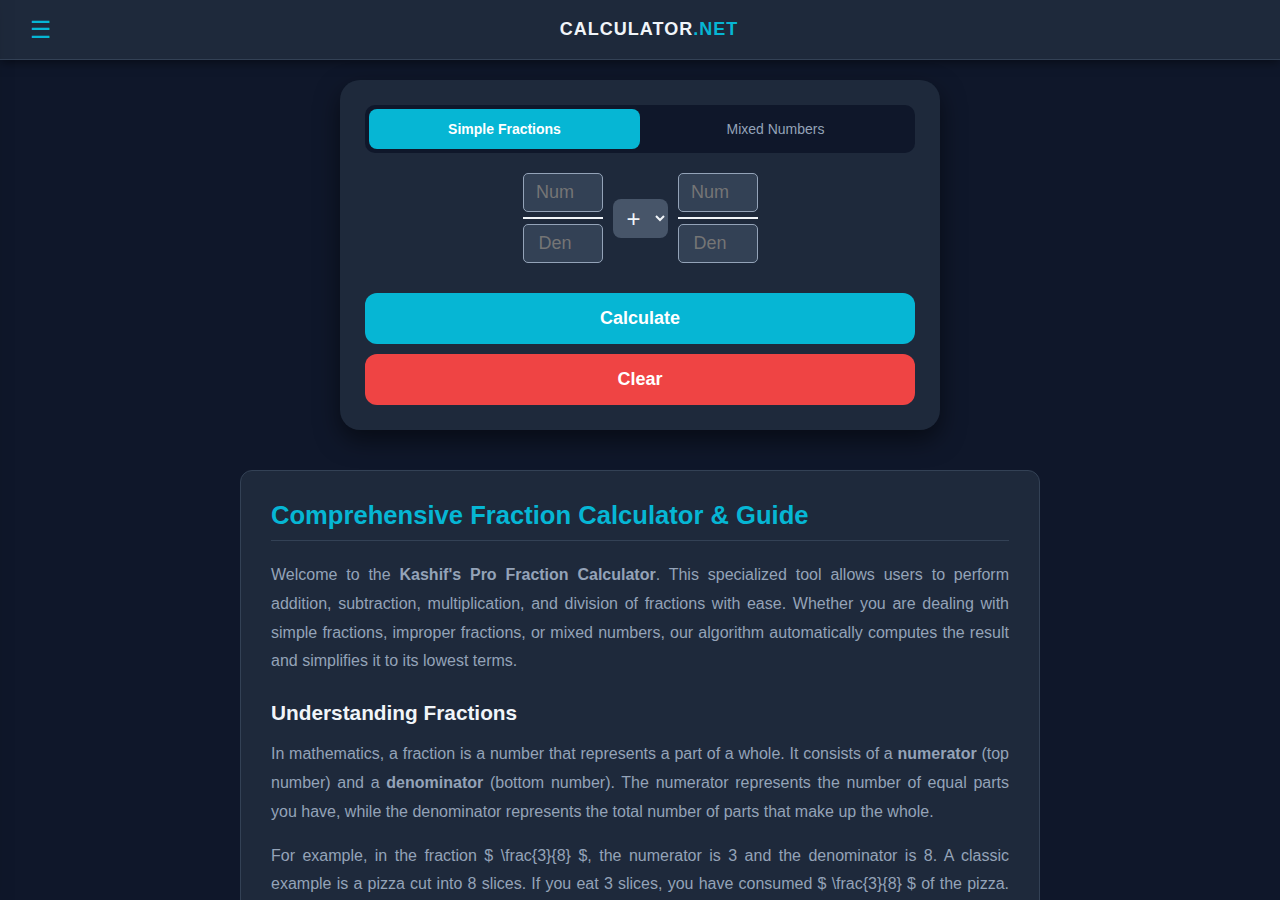
<file: fraction.html>
<!DOCTYPE html>
<html lang="en">
<head>
    <script async src="https://www.googletagmanager.com/gtag/js?id=G-PTXNYWJ847"></script>
    <script>
      window.dataLayer = window.dataLayer || [];
      function gtag(){dataLayer.push(arguments);}
      gtag('js', new Date());
      gtag('config', 'G-PTXNYWJ847');
    </script>
    <script async src="https://pagead2.googlesyndication.com/pagead/js/adsbygoogle.js?client=ca-pub-5524773081921512" crossorigin="anonymous"></script>
    <meta name="google-adsense-account" content="ca-pub-5524773081921512">
    
    <meta charset="UTF-8">
    <meta name="viewport" content="width=device-width, initial-scale=1.0, maximum-scale=1.0, user-scalable=no">
    <meta name="description" content="Kashif's Fraction Calculator - Solve, simplify, and convert fractions and mixed numbers instantly. Free online math tool.">
    
    <title>Fraction Calculator - Kashif's Pro Tools</title>
    <link rel="manifest" href="manifest.json">
    <meta name="theme-color" content="#1e293b">
    
    <style>
        /* --- REUSING CORE STYLES FROM INDEX.HTML FOR CONSISTENCY --- */
        :root {
            --bg-dark: #0f172a;
            --calc-body: #1e293b;
            --screen: #334155;
            --text: #f1f5f9;
            --text-muted: #94a3b8;
            --accent: #06b6d4;
            --btn-bg: #475569;
            --sidebar-bg: #1e293b;
            --modal-bg: #1e293b;
            --shadow: rgba(0,0,0,0.5);
            --danger: #ef4444;
        }

        body.light-mode {
            --bg-dark: #f1f5f9;
            --calc-body: #ffffff;
            --screen: #e2e8f0;
            --text: #0f172a;
            --text-muted: #64748b;
            --accent: #0891b2;
            --btn-bg: #cbd5e1;
            --sidebar-bg: #ffffff;
            --modal-bg: #ffffff;
            --shadow: rgba(0,0,0,0.15);
        }

        * { box-sizing: border-box; margin: 0; padding: 0; font-family: 'Segoe UI', Roboto, sans-serif; }
        body { background-color: var(--bg-dark); color: var(--text); height: 100vh; overflow-x: hidden; display: flex; flex-direction: column; transition: 0.3s; }

        /* HEADER */
        header { height: 60px; background: var(--calc-body); display: flex; align-items: center; justify-content: space-between; padding: 0 20px; border-bottom: 1px solid var(--screen); z-index: 2000; box-shadow: 0 2px 10px var(--shadow); }
        .hamburger { font-size: 24px; cursor: pointer; color: var(--accent); padding: 10px; }
        .brand { font-size: 18px; font-weight: bold; letter-spacing: 1px; color: var(--text); text-decoration: none; }
        .brand span { color: var(--accent); }

        /* MAIN LAYOUT */
        .main-content { flex: 1; display: flex; flex-direction: column; align-items: center; padding: 20px 10px; overflow-y: auto; }
        
        /* FRACTION CALCULATOR SPECIFIC STYLES */
        .calc-container { width: 100%; max-width: 600px; background: var(--calc-body); border-radius: 20px; padding: 25px; box-shadow: 0 10px 25px var(--shadow); margin-bottom: 30px; transition: background 0.3s; }
        
        .frac-group { display: flex; align-items: center; justify-content: center; gap: 10px; flex-wrap: wrap; margin-bottom: 20px; }
        
        /* Fraction Input Styling */
        .fraction-input { display: flex; flex-direction: column; align-items: center; width: 80px; }
        .fraction-input input { width: 100%; text-align: center; background: var(--screen); border: 1px solid var(--text-muted); color: var(--text); font-size: 18px; padding: 8px; border-radius: 5px; outline: none; }
        .fraction-input input:focus { border-color: var(--accent); }
        .frac-line { width: 100%; height: 2px; background: var(--text); margin: 5px 0; }
        
        /* Whole number input for mixed fractions */
        .whole-input { width: 50px; height: 50px; text-align: center; background: var(--screen); border: 1px solid var(--text-muted); color: var(--text); font-size: 18px; border-radius: 5px; margin-right: 5px; display: none; }
        .mixed-mode .whole-input { display: block; }

        /* Operator Selector */
        .operator-select { font-size: 24px; background: var(--btn-bg); color: var(--text); border: none; padding: 5px 10px; border-radius: 8px; cursor: pointer; }

        /* Buttons */
        .action-btn { width: 100%; background: var(--accent); color: white; font-weight: bold; font-size: 18px; padding: 15px; border: none; border-radius: 12px; cursor: pointer; margin-top: 10px; transition: 0.2s; }
        .action-btn:active { transform: translateY(2px); }
        .clear-btn { background: var(--danger); margin-top: 10px; }

        /* Result Display */
        .result-box { margin-top: 25px; padding: 20px; background: var(--screen); border-radius: 12px; text-align: center; border: 1px solid var(--text-muted); }
        .result-title { color: var(--text-muted); font-size: 0.9rem; margin-bottom: 10px; text-transform: uppercase; letter-spacing: 1px; }
        .result-value { font-size: 1.5rem; font-weight: bold; color: var(--accent); display: flex; align-items: center; justify-content: center; gap: 10px; }
        
        /* TABS */
        .tabs { display: flex; background: var(--bg-dark); border-radius: 10px; padding: 4px; margin-bottom: 20px; }
        .tab { flex: 1; text-align: center; padding: 12px; border-radius: 8px; color: var(--text-muted); cursor: pointer; transition: 0.2s; font-size: 14px; }
        .tab.active { background: var(--accent); color: white; font-weight: bold; }

        /* SEO CONTENT STYLES (Copied from index.html) */
        .seo-section { width: 100%; max-width: 800px; margin-top: 10px; padding: 30px; background: var(--calc-body); border-radius: 12px; border: 1px solid var(--screen); color: var(--text); margin-bottom: 20px; }
        .seo-section h2 { color: var(--accent); font-size: 1.6rem; margin-bottom: 20px; border-bottom: 1px solid var(--screen); padding-bottom: 10px; }
        .seo-section h3 { color: var(--text); font-size: 1.3rem; margin-top: 25px; margin-bottom: 15px; }
        .seo-section p { font-size: 1rem; color: var(--text-muted); line-height: 1.8; margin-bottom: 15px; text-align: justify; }
        .seo-section ul { margin-bottom: 15px; padding-left: 20px; color: var(--text-muted); }
        .seo-section li { margin-bottom: 8px; }

        /* SIDEBAR & OVERLAY */
        .overlay { position: fixed; top: 0; left: 0; right: 0; bottom: 0; background: rgba(0,0,0,0.6); z-index: 4000; opacity: 0; pointer-events: none; transition: 0.3s; backdrop-filter: blur(2px); }
        .overlay.active { opacity: 1; pointer-events: all; }
        .sidebar { position: fixed; top: 0; left: -300px; width: 280px; height: 100%; background: var(--sidebar-bg); z-index: 5000; transition: transform 0.3s ease; box-shadow: 5px 0 20px var(--shadow); padding: 20px; display: flex; flex-direction: column; }
        .sidebar.open { transform: translateX(300px); }
        .menu-item { padding: 15px; color: var(--text-muted); border-radius: 8px; margin-bottom: 5px; cursor: pointer; display: flex; align-items: center; gap: 10px; transition: 0.2s; text-decoration: none; }
        .menu-item:hover { background: var(--screen); color: var(--accent); }
        
        .footer-credit { margin-top: auto; text-align: center; font-size: 0.8rem; color: var(--text-muted); padding: 20px 0; border-top: 1px solid var(--screen); width: 100%; }
        .footer-credit a { color: var(--accent); text-decoration: none; margin: 0 5px; }

        @media(max-width: 450px) {
            .frac-group { gap: 5px; }
            .fraction-input { width: 60px; }
        }
    </style>
</head>
<body>

    <div class="overlay" id="overlay" onclick="closeSidebar()"></div>

    <div class="sidebar" id="sidebar">
        <div style="position:absolute; top:15px; right:15px; font-size:24px; padding:10px; color:var(--text-muted); cursor:pointer;" onclick="closeSidebar()">&times;</div>
        <div style="text-align: center; border-bottom: 1px solid var(--screen); padding-bottom: 20px; margin-bottom: 20px;">
            <div style="width: 80px; height: 80px; background: linear-gradient(45deg, var(--accent), #3b82f6); border-radius: 50%; margin: 40px auto 15px; display: flex; align-items: center; justify-content: center; font-size: 30px; font-weight: bold; color: white;">K</div>
            <h2 style="color:var(--text);">Kashif</h2>
            <p style="color: var(--accent); font-weight:bold; margin-bottom: 8px; font-size: 0.9rem;">Elite Full-Stack Architect</p>
        </div>
        
        <a href="index.html" class="menu-item"><span>&#8962;</span> Home (Scientific)</a>
        <a href="fraction.html" class="menu-item" style="background: var(--screen); color: var(--accent);"><span>½</span> Fraction Calc</a>
        <div class="menu-item" onclick="toggleTheme()"><span>&#9728;</span> Toggle Theme</div>
        <a href="contact.html" class="menu-item"><span>&#128100;</span> Contact</a>
    </div>

    <header>
        <div class="hamburger" onclick="openSidebar()">&#9776;</div>
        <a href="index.html" class="brand">CALCULATOR<span>.NET</span></a>
        <div style="width: 24px;"></div>
    </header>

    <div class="main-content">
        
        <div class="calc-container">
            <div class="tabs">
                <div class="tab active" onclick="setMode('simple')">Simple Fractions</div>
                <div class="tab" onclick="setMode('mixed')">Mixed Numbers</div>
            </div>

            <div class="frac-group" id="input-area">
                
                <div style="display:flex; align-items:center;">
                    <input type="number" class="whole-input" id="w1" placeholder="1">
                    <div class="fraction-input">
                        <input type="number" id="n1" placeholder="Num">
                        <div class="frac-line"></div>
                        <input type="number" id="d1" placeholder="Den">
                    </div>
                </div>

                <select class="operator-select" id="operator">
                    <option value="add">+</option>
                    <option value="sub">&minus;</option>
                    <option value="mul">&times;</option>
                    <option value="div">&divide;</option>
                </select>

                <div style="display:flex; align-items:center;">
                    <input type="number" class="whole-input" id="w2" placeholder="2">
                    <div class="fraction-input">
                        <input type="number" id="n2" placeholder="Num">
                        <div class="frac-line"></div>
                        <input type="number" id="d2" placeholder="Den">
                    </div>
                </div>
            </div>

            <button class="action-btn" onclick="calculateFraction()">Calculate</button>
            <button class="action-btn clear-btn" onclick="clearFields()">Clear</button>

            <div class="result-box" id="result-box" style="display:none;">
                <div class="result-title">Result (Simplified)</div>
                <div class="result-value" id="res-fraction"></div>
                
                <div class="result-title" style="margin-top:15px;">Decimal Value</div>
                <div class="result-value" id="res-decimal" style="font-size: 1.2rem;"></div>

                <div class="result-title" style="margin-top:15px;">Steps</div>
                <p id="res-steps" style="color:var(--text-muted); font-size:0.9rem; margin-top:5px;"></p>
            </div>
        </div>

        <div class="seo-section">
            <h2>Comprehensive Fraction Calculator & Guide</h2>
            <p>Welcome to the <strong>Kashif's Pro Fraction Calculator</strong>. This specialized tool allows users to perform addition, subtraction, multiplication, and division of fractions with ease. Whether you are dealing with simple fractions, improper fractions, or mixed numbers, our algorithm automatically computes the result and simplifies it to its lowest terms.</p>

            
            <h3>Understanding Fractions</h3>
            <p>In mathematics, a fraction is a number that represents a part of a whole. It consists of a <strong>numerator</strong> (top number) and a <strong>denominator</strong> (bottom number). The numerator represents the number of equal parts you have, while the denominator represents the total number of parts that make up the whole.</p>
            <p>For example, in the fraction $ \frac{3}{8} $, the numerator is 3 and the denominator is 8. A classic example is a pizza cut into 8 slices. If you eat 3 slices, you have consumed $ \frac{3}{8} $ of the pizza. Note that the denominator cannot be 0, as this creates an undefined mathematical state.</p>

            <h3>How to Use This Calculator</h3>
            <ul>
                <li><strong>Simple Mode:</strong> Use this for standard fractions like $ \frac{1}{2} $ or $ \frac{3}{4} $. Enter the values in the Numerator and Denominator fields.</li>
                <li><strong>Mixed Mode:</strong> Use this for mixed numbers like $ 1 \frac{1}{2} $. Toggle the tab at the top to reveal the "Whole Number" input box to the left of the fraction inputs.</li>
                <li><strong>Operations:</strong> Select your desired mathematical operation (+, -, ×, ÷) from the dropdown menu in the center.</li>
                <li><strong>Results:</strong> Click calculate to see the simplified fraction, the decimal equivalent, and a breakdown of the calculation logic.</li>
            </ul>

            <h3>Mathematical Operations Explained</h3>
            
            <h4>Addition of Fractions</h4>
            <p>Unlike integers, fractions require a <strong>Common Denominator</strong> to be added. The calculator automatically finds the Least Common Multiple (LCM) of the denominators.</p>
            <p>$$ \frac{a}{b} + \frac{c}{d} = \frac{ad + bc}{bd} $$</p>
            <p>Example: $ \frac{1}{4} + \frac{1}{6} $. The calculator finds 12 as the common denominator, converts the fractions to $ \frac{3}{12} + \frac{2}{12} $, and results in $ \frac{5}{12} $.</p>

            <h4>Subtraction</h4>
            <p>Subtraction follows the same logic as addition. A common denominator is established, and the numerators are subtracted.</p>
            <p>$$ \frac{a}{b} - \frac{c}{d} = \frac{ad - bc}{bd} $$</p>

            <h4>Multiplication</h4>
            <p>Multiplying fractions is straightforward. You do not need a common denominator. Simply multiply the numerators together and the denominators together.</p>
            <p>$$ \frac{a}{b} \times \frac{c}{d} = \frac{ac}{bd} $$</p>

            <h4>Division</h4>
            <p>To divide fractions, the calculator multiplies the first fraction by the <strong>reciprocal</strong> of the second fraction (flipping the numerator and denominator).</p>
            <p>$$ \frac{a}{b} \div \frac{c}{d} = \frac{a}{b} \times \frac{d}{c} = \frac{ad}{bc} $$</p>

            <h3>Simplification and Conversion</h3>
            <p>It is always standard practice to express fractions in their simplest form. For example, $ \frac{20}{40} $ is mathematically correct, but $ \frac{1}{2} $ is preferred. Our tool automatically divides both the numerator and denominator by their Greatest Common Divisor (GCD) to provide the cleanest answer.</p>
            <p>Furthermore, the tool converts your fraction into a <strong>Decimal</strong>. This is useful for engineering contexts where precision floating-point numbers are required. For instance, $ \frac{1}{8} $ converts directly to 0.125.</p>
            
            <h3>Why Use the Mixed Numbers Calculator?</h3>
            <p>Mixed numbers are frequently used in construction, cooking recipes, and carpentry. Adding $ 2 \frac{1}{2} $ cups of flour to $ 1 \frac{3}{4} $ cups requires converting them to improper fractions first. This calculator handles that conversion internally ($ \frac{5}{2} + \frac{7}{4} $) and returns the result back in a readable format.</p>
        </div>

        <div class="footer-credit">
            Architected & Engineered by <span>Kashif Dawar</span> | <a href="index.html">Home</a> | <a href="contact.html">Contact Us</a> | <a href="privacy.html">Privacy</a>
        </div>
    </div>

    <script>
        // --- THEME MANAGEMENT ---
        if (localStorage.getItem('theme') === 'light') document.body.classList.add('light-mode');
        
        function toggleTheme() {
            document.body.classList.toggle('light-mode');
            localStorage.setItem('theme', document.body.classList.contains('light-mode') ? 'light' : 'dark');
        }

        function openSidebar() { document.getElementById('sidebar').classList.add('open'); document.getElementById('overlay').classList.add('active'); }
        function closeSidebar() { document.getElementById('sidebar').classList.remove('open'); document.getElementById('overlay').classList.remove('active'); }

        // --- CALCULATOR LOGIC ---
        let isMixed = false;

        function setMode(mode) {
            isMixed = (mode === 'mixed');
            document.querySelectorAll('.tab').forEach(t => t.classList.remove('active'));
            event.target.classList.add('active');
            document.body.classList.toggle('mixed-mode', isMixed);
            clearFields();
        }

        function gcd(a, b) { return b === 0 ? a : gcd(b, a % b); }

        function calculateFraction() {
            // Get inputs
            let w1 = parseInt(document.getElementById('w1').value) || 0;
            let n1 = parseInt(document.getElementById('n1').value);
            let d1 = parseInt(document.getElementById('d1').value);
            
            let w2 = parseInt(document.getElementById('w2').value) || 0;
            let n2 = parseInt(document.getElementById('n2').value);
            let d2 = parseInt(document.getElementById('d2').value);
            
            const op = document.getElementById('operator').value;

            // Validation
            if (isNaN(n1) || isNaN(d1) || isNaN(n2) || isNaN(d2)) { alert("Please fill in all fraction fields"); return; }
            if (d1 === 0 || d2 === 0) { alert("Denominator cannot be zero"); return; }

            // Convert Mixed to Improper: (Whole * Den + Num) / Den
            let num1 = (w1 * d1) + n1;
            let num2 = (w2 * d2) + n2;

            let finalNum, finalDen;
            let stepText = "";

            if (op === 'add') {
                // (n1*d2 + n2*d1) / (d1*d2)
                finalNum = (num1 * d2) + (num2 * d1);
                finalDen = d1 * d2;
                stepText = `Cross multiplied to find common denominator: (${num1} × ${d2}) + (${num2} × ${d1}) over (${d1} × ${d2})`;
            } else if (op === 'sub') {
                finalNum = (num1 * d2) - (num2 * d1);
                finalDen = d1 * d2;
                stepText = `Cross multiplied to find common denominator: (${num1} × ${d2}) - (${num2} × ${d1}) over (${d1} × ${d2})`;
            } else if (op === 'mul') {
                finalNum = num1 * num2;
                finalDen = d1 * d2;
                stepText = `Multiplied numerators (${num1} × ${num2}) and denominators (${d1} × ${d2})`;
            } else if (op === 'div') {
                finalNum = num1 * d2;
                finalDen = d1 * num2;
                stepText = `Multiplied by reciprocal: ${num1}/${d1} × ${d2}/${num2}`;
            }

            if (finalDen === 0) { alert("Result is undefined (division by zero)"); return; }

            // Simplify
            const common = Math.abs(gcd(finalNum, finalDen));
            const simpleNum = finalNum / common;
            const simpleDen = finalDen / common;

            // Display
            const resultBox = document.getElementById('result-box');
            const resFraction = document.getElementById('res-fraction');
            const resDecimal = document.getElementById('res-decimal');
            const resSteps = document.getElementById('res-steps');

            let fractionHTML = '';
            
            // Check if result is whole number
            if (simpleDen === 1) {
                fractionHTML = `${simpleNum}`;
            } else {
                // Formatting mixed result if needed
                let wholePart = 0;
                let remNum = simpleNum;
                if (Math.abs(simpleNum) > Math.abs(simpleDen)) {
                    wholePart = Math.trunc(simpleNum / simpleDen);
                    remNum = Math.abs(simpleNum % simpleDen);
                    fractionHTML = `${wholePart} <div class="fraction-input" style="width:auto; margin-left:10px;"><div style="border-bottom:2px solid var(--accent);">${remNum}</div><div>${simpleDen}</div></div>`;
                } else {
                    fractionHTML = `<div class="fraction-input" style="width:auto;"><div style="border-bottom:2px solid var(--accent);">${simpleNum}</div><div>${simpleDen}</div></div>`;
                }
            }

            resFraction.innerHTML = fractionHTML;
            resDecimal.innerText = (simpleNum / simpleDen).toFixed(4);
            resSteps.innerText = stepText + `. Simplified by dividing by ${common}.`;
            
            resultBox.style.display = 'block';
            resultBox.scrollIntoView({behavior: "smooth"});
        }

        function clearFields() {
            document.querySelectorAll('input').forEach(i => i.value = '');
            document.getElementById('result-box').style.display = 'none';
        }
    </script>
</body>
</html>
</file>
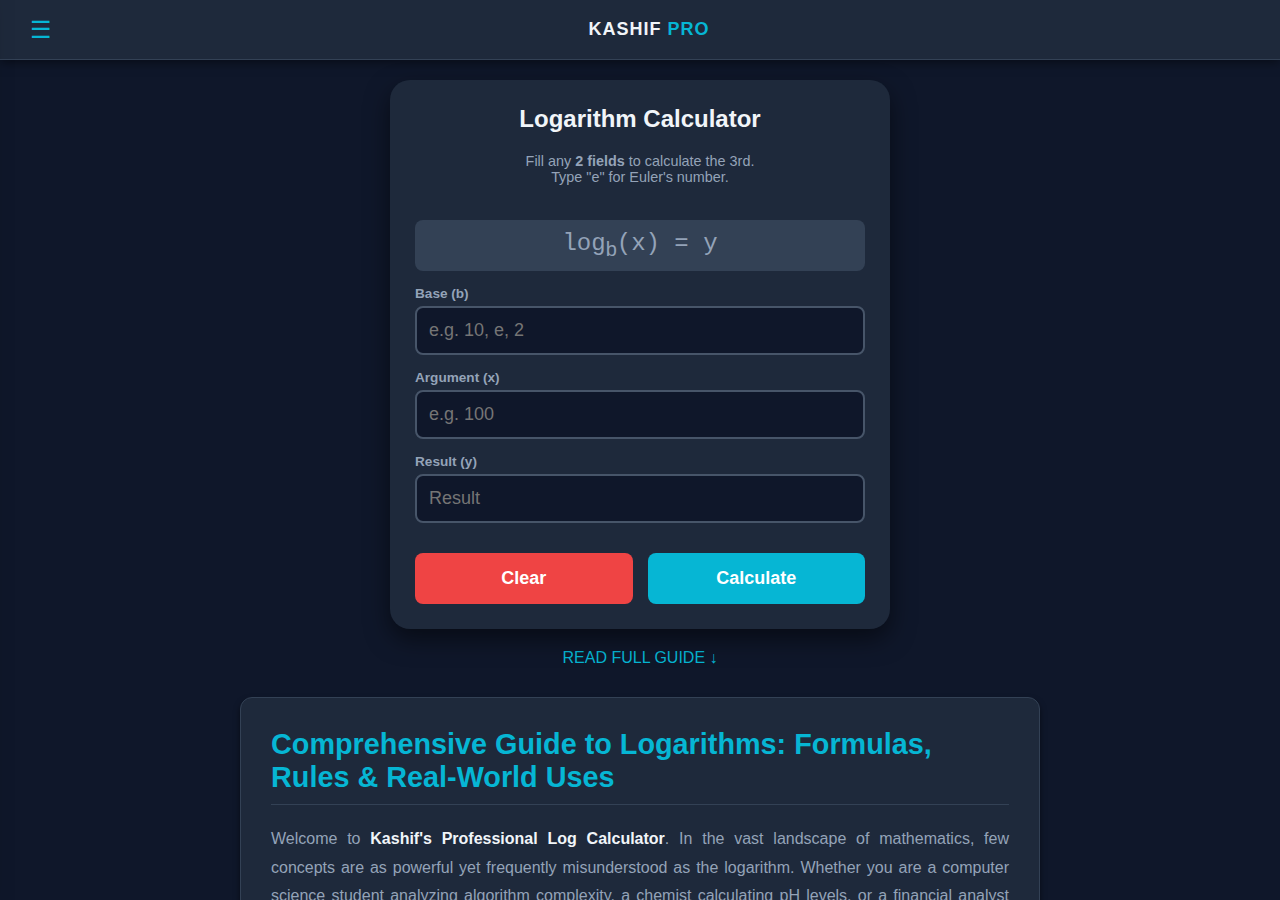
<file: log-calculator.html>
<!DOCTYPE html>
<html lang="en">
<head>
    <script async src="https://www.googletagmanager.com/gtag/js?id=G-PTXNYWJ847"></script>
    <script>
      window.dataLayer = window.dataLayer || [];
      function gtag(){dataLayer.push(arguments);}
      gtag('js', new Date());
      gtag('config', 'G-PTXNYWJ847');
    </script>

    <script async src="https://pagead2.googlesyndication.com/pagead/js/adsbygoogle.js?client=ca-pub-5524773081921512"
     crossorigin="anonymous"></script>
    <meta name="google-adsense-account" content="ca-pub-5524773081921512">
    
    <meta charset="UTF-8">
    <meta name="viewport" content="width=device-width, initial-scale=1.0, maximum-scale=1.0, user-scalable=no">
    <meta name="description" content="Free Online Log Calculator. Solve for Base, Argument, or Result instantly. Includes Natural Log (ln), Binary Log (log2), and comprehensive Logarithm rules and guides.">
    
    <title>Log Calculator - Solve Logarithms & Natural Logs | Kashif's Tools</title>
    
    <link rel="manifest" href="manifest.json">
    <meta name="theme-color" content="#1e293b">
    <link rel="apple-touch-icon" href="kashi calculator.png">
    
    <style>
        /* --- CORE STYLES --- */
        :root {
            --bg-dark: #0f172a;
            --calc-body: #1e293b;
            --screen: #334155;
            --text: #f1f5f9;
            --text-muted: #94a3b8;
            --accent: #06b6d4;
            --btn-bg: #475569;
            --btn-active: #64748b;
            --operator: #0ea5e9;
            --equals: #3b82f6;
            --danger: #ef4444;
            --sidebar-bg: #1e293b;
            --modal-bg: #1e293b;
            --shadow: rgba(0,0,0,0.5);
            --card-bg: #334155;
            --input-border: #475569;
        }

        body.light-mode {
            --bg-dark: #f1f5f9;
            --calc-body: #ffffff;
            --screen: #e2e8f0;
            --text: #0f172a;
            --text-muted: #64748b;
            --accent: #0891b2;
            --btn-bg: #cbd5e1;
            --btn-active: #94a3b8;
            --operator: #0284c7;
            --equals: #2563eb;
            --danger: #dc2626;
            --sidebar-bg: #ffffff;
            --modal-bg: #ffffff;
            --shadow: rgba(0,0,0,0.15);
            --card-bg: #f8fafc;
            --input-border: #cbd5e1;
        }

        * { box-sizing: border-box; margin: 0; padding: 0; -webkit-tap-highlight-color: transparent; font-family: 'Segoe UI', Roboto, sans-serif; touch-action: manipulation; }

        body {
            background-color: var(--bg-dark);
            color: var(--text);
            height: 100vh; height: 100dvh; width: 100vw;
            overflow: hidden; display: flex; flex-direction: column;
            transition: background-color 0.3s, color 0.3s;
        }

        /* --- HEADER --- */
        header {
            height: 60px; background: var(--calc-body); display: flex; align-items: center; justify-content: space-between;
            padding: 0 20px; border-bottom: 1px solid var(--screen); z-index: 2000; box-shadow: 0 2px 10px var(--shadow);
            transition: background 0.3s; flex-shrink: 0;
        }
        .hamburger { font-size: 24px; cursor: pointer; color: var(--accent); padding: 10px; }
        .brand { font-size: 18px; font-weight: bold; letter-spacing: 1px; color: var(--text); }
        .brand span { color: var(--accent); }

        /* --- MAIN CONTENT --- */
        .main-content {
            flex: 1; display: flex; flex-direction: column; align-items: center;
            padding: 20px 10px; position: relative; z-index: 10; overflow-y: auto;
        }

        /* --- LOG CALC SPECIFIC --- */
        .calc-body {
            width: 100%; max-width: 500px; background: var(--calc-body); border-radius: 20px; padding: 25px;
            box-shadow: 0 10px 25px var(--shadow); display: flex; flex-direction: column; position: relative;
            z-index: 20; transition: background 0.3s; margin-bottom: 20px; flex-shrink: 0;
        }
        
        .log-input-container {
            display: flex; flex-direction: column; gap: 15px; margin-bottom: 20px;
        }

        .log-row {
            display: flex; align-items: center; justify-content: center; gap: 10px; font-size: 1.2rem;
            flex-wrap: wrap;
        }

        .log-field {
            display: flex; flex-direction: column; width: 100%;
        }
        
        .log-field label {
            font-size: 0.85rem; color: var(--text-muted); margin-bottom: 5px; font-weight: 600;
        }

        .log-input {
            width: 100%; padding: 12px; font-size: 18px; border-radius: 8px;
            border: 2px solid var(--input-border); background: var(--bg-dark); color: var(--text);
            outline: none; transition: 0.2s;
        }
        
        .log-input:focus { border-color: var(--accent); }

        .equation-display {
            text-align: center; margin: 15px 0; font-size: 1.5rem; color: var(--text-muted); font-family: 'Courier New', monospace;
            padding: 10px; background: var(--screen); border-radius: 8px;
        }

        .action-buttons {
            display: grid; grid-template-columns: 1fr 1fr; gap: 15px; margin-top: 10px;
        }

        /* --- SEO CONTENT --- */
        .seo-section {
            width: 100%; max-width: 800px; margin-top: 10px; padding: 30px;
            background: var(--calc-body); border-radius: 12px; border: 1px solid var(--screen);
            color: var(--text); margin-bottom: 20px; box-shadow: 0 4px 6px var(--shadow);
        }
        .seo-section h1 { color: var(--accent); font-size: 1.8rem; margin-bottom: 20px; border-bottom: 1px solid var(--screen); padding-bottom: 10px; }
        .seo-section h2 { color: var(--text); font-size: 1.5rem; margin-top: 30px; margin-bottom: 15px; font-weight: 600; border-left: 4px solid var(--accent); padding-left: 10px; }
        .seo-section h3 { color: var(--text); font-size: 1.2rem; margin-top: 25px; margin-bottom: 10px; font-weight: 600; }
        .seo-section p { font-size: 1rem; color: var(--text-muted); line-height: 1.8; margin-bottom: 15px; text-align: justify; }
        .seo-section ul, .seo-section ol { list-style: none; padding: 0; margin-bottom: 15px; }
        .seo-section li { margin-bottom: 12px; padding-left: 15px; border-left: 2px solid var(--screen); color: var(--text-muted); font-size: 0.95rem; line-height: 1.6; }
        .seo-section strong { color: var(--text); font-weight: 700; }
        .formula-box { background: var(--screen); padding: 15px; border-radius: 8px; font-family: monospace; text-align: center; margin: 20px 0; border: 1px solid var(--accent); color: var(--text); }

        /* --- FOOTER CREDIT --- */
        .footer-credit {
            margin-top: auto; text-align: center; font-size: 0.8rem; color: var(--text-muted);
            padding: 20px 0; width: 100%; border-top: 1px solid var(--screen);
        }
        .footer-credit span { color: var(--accent); font-weight: 700; }
        .footer-credit a { color: var(--accent); text-decoration: none; margin: 0 5px; cursor: pointer; }

        /* --- SIDEBAR & OVERLAY --- */
        .overlay { position: fixed; top: 0; left: 0; right: 0; bottom: 0; background: rgba(0,0,0,0.6); z-index: 4000; opacity: 0; pointer-events: none; transition: opacity 0.3s; backdrop-filter: blur(2px); }
        .overlay.active { opacity: 1; pointer-events: all; }

        .sidebar { position: fixed; top: 0; left: -300px; width: 280px; height: 100%; background: var(--sidebar-bg); z-index: 5000; transition: transform 0.3s ease, background 0.3s; box-shadow: 5px 0 20px var(--shadow); padding: 20px; display: flex; flex-direction: column; overflow-y: auto; }
        .sidebar.open { transform: translateX(300px); }

        .profile { text-align: center; border-bottom: 1px solid var(--screen); padding-bottom: 20px; margin-bottom: 20px; }
        .avatar { width: 80px; height: 80px; background: linear-gradient(45deg, var(--accent), #3b82f6); border-radius: 50%; margin: 40px auto 15px; display: flex; align-items: center; justify-content: center; font-size: 30px; font-weight: bold; color: white; }
        .menu-item { padding: 15px; color: var(--text-muted); border-radius: 8px; margin-bottom: 5px; cursor: pointer; display: flex; align-items: center; gap: 10px; transition: 0.2s; position: relative; z-index: 5001; text-decoration: none; font-size: 16px; }
        .menu-item:hover, .menu-item:active { background: var(--screen); color: var(--accent); }

        /* --- COMMON UI ELEMENTS --- */
        .btn-calc { background: var(--accent); color: white; border: none; padding: 15px; border-radius: 8px; font-size: 18px; font-weight: bold; cursor: pointer; transition: 0.2s; }
        .btn-calc:hover { filter: brightness(1.1); }
        .btn-clear { background: var(--danger); color: white; border: none; padding: 15px; border-radius: 8px; font-size: 18px; font-weight: bold; cursor: pointer; transition: 0.2s; }
        
        /* Modal & Toast */
        .modal { position: fixed; top: 50%; left: 50%; transform: translate(-50%, -50%) scale(0.9); width: 85%; max-width: 320px; background: var(--modal-bg); border: 1px solid var(--screen); border-radius: 16px; padding: 20px; z-index: 6000; opacity: 0; pointer-events: none; transition: 0.2s, background 0.3s; box-shadow: 0 20px 50px rgba(0,0,0,0.6); }
        .modal.active { opacity: 1; pointer-events: all; transform: translate(-50%, -50%) scale(1); }
        .modal h3 { margin-bottom: 15px; color: var(--accent); text-align: center; }
        .switch-container { display: flex; justify-content: space-between; align-items: center; margin-bottom: 20px; }
        .switch-label { color: var(--text); font-weight: 500; }
        .switch { position: relative; display: inline-block; width: 50px; height: 26px; }
        .switch input { opacity: 0; width: 0; height: 0; }
        .slider { position: absolute; cursor: pointer; top: 0; left: 0; right: 0; bottom: 0; background-color: var(--screen); transition: .4s; border-radius: 34px; }
        .slider:before { position: absolute; content: ""; height: 18px; width: 18px; left: 4px; bottom: 4px; background-color: white; transition: .4s; border-radius: 50%; }
        input:checked + .slider { background-color: var(--accent); }
        input:checked + .slider:before { transform: translateX(24px); }
        .modal-btn { width: 100%; background: var(--accent); color: white; font-weight: bold; padding: 12px; border-radius: 6px; border: none; cursor: pointer; }
        .close-modal { position: absolute; top: 10px; right: 15px; color: var(--text-muted); font-size: 24px; cursor: pointer; }
        .toast { position: fixed; bottom: 30px; left: 50%; transform: translateX(-50%); background: #10b981; color: white; padding: 10px 20px; border-radius: 30px; font-size: 14px; opacity: 0; transition: 0.3s; z-index: 7000; pointer-events: none; }
        .toast.show { opacity: 1; bottom: 50px; }
    </style>
</head>
<body>

    <div class="overlay" id="overlay" onclick="closeAll()"></div>
    <div class="toast" id="toast">Action Successful</div>

    <div class="sidebar" id="sidebar">
        <div style="position:absolute; top:15px; right:15px; font-size:24px; padding:10px; color:var(--text-muted); cursor:pointer;" onclick="closeAll()">&times;</div>
        
        <div class="profile">
            <div class="avatar">K</div>
            <h2 style="color:var(--text);">Kashif</h2>
            <p style="color: var(--accent); font-weight:bold; margin-bottom: 8px; font-size: 0.9rem;">Elite Full-Stack Architect</p>
            <p style="color: var(--text-muted); font-size: 0.8rem;">Innovative developer creating seamless solutions.</p>
        </div>
        
        <a href="index.html" class="menu-item" onclick="closeAll()"><span>&#8962;</span> Home</a>
        <a href="index.html" class="menu-item" onclick="closeAll()"><span>&#8730;</span> Scientific Mode</a>
        
        <a href="standard-deviation.html" class="menu-item" onclick="closeAll()"><span>&#963;</span> Standard Deviation</a>
        
        <a href="log-calculator.html" class="menu-item" style="background: var(--screen); color: var(--accent); font-weight: bold;" onclick="closeAll()"><span>log</span> Log Calculator</a>
        
        <a href="exponent.html" class="menu-item" onclick="closeAll()"><span>^</span> Exponent Calculator</a>
        <a href="fraction.html" class="menu-item" onclick="closeAll()"><span>½</span> Fraction Calculator</a>
        <a href="percentage.html" class="menu-item" onclick="closeAll()"><span>%</span> Percentage Calculator</a>
        
        <a href="bmi-calculator.html" class="menu-item" onclick="closeAll()"><span>&#9878;</span> BMI Calculator</a>
        <a href="mortgage-calculator.html" class="menu-item" onclick="closeAll()"><span>&#127969;</span> Mortgage Calculator</a>
        
        <div class="menu-item" onclick="openSettings()"><span>&#9881;</span> Settings</div>
        <a href="contact.html" class="menu-item" onclick="closeAll()"><span>&#128100;</span> Contact Developer</a>
    </div>

    <div class="modal" id="modal-settings">
        <span class="close-modal" onclick="closeAll()">&times;</span>
        <h3>Settings</h3>
        <div class="switch-container">
            <span class="switch-label">Light Mode</span>
            <label class="switch"><input type="checkbox" id="theme-toggle" onchange="toggleTheme()"><span class="slider"></span></label>
        </div>
        <button class="modal-btn" onclick="showToast('Preferences Saved'); closeAll()">Done</button>
    </div>

    <header>
        <div class="hamburger" onclick="openSidebar()">&#9776;</div>
        <div class="brand">KASHIF <span>PRO</span></div>
        <div style="width: 24px;"></div>
    </header>

    <div class="main-content">
        
        <div class="calc-body">
            <h2 style="color:var(--text); text-align:center; margin-bottom:20px;">Logarithm Calculator</h2>
            <p style="color:var(--text-muted); text-align:center; margin-bottom:20px; font-size:0.9rem;">
                Fill any <strong>2 fields</strong> to calculate the 3rd. <br>Type "e" for Euler's number.
            </p>

            <div class="equation-display" id="equation-viz">
                log<sub>b</sub>(x) = y
            </div>

            <div class="log-input-container">
                <div class="log-field">
                    <label>Base (b)</label>
                    <input type="text" id="val-b" class="log-input" placeholder="e.g. 10, e, 2">
                </div>
                
                <div class="log-field">
                    <label>Argument (x)</label>
                    <input type="number" id="val-x" class="log-input" placeholder="e.g. 100">
                </div>
                
                <div class="log-field">
                    <label>Result (y)</label>
                    <input type="number" id="val-y" class="log-input" placeholder="Result">
                </div>
            </div>

            <div class="action-buttons">
                <button class="btn-clear" onclick="clearFields()">Clear</button>
                <button class="btn-calc" onclick="calculateLog()">Calculate</button>
            </div>
        </div>

        <div class="scroll-indicator" style="color:var(--accent); text-align:center; margin-bottom:20px; cursor:pointer;" onclick="document.getElementById('content-section').scrollIntoView({behavior: 'smooth'})">
            READ FULL GUIDE &#8595;
        </div>

        <div class="seo-section" id="content-section">
            <h1>Comprehensive Guide to Logarithms: Formulas, Rules & Real-World Uses</h1>
            
            <p>Welcome to <strong>Kashif's Professional Log Calculator</strong>. In the vast landscape of mathematics, few concepts are as powerful yet frequently misunderstood as the logarithm. Whether you are a computer science student analyzing algorithm complexity, a chemist calculating pH levels, or a financial analyst looking at compound interest, understanding logarithms is non-negotiable.</p>

            <p>This tool is designed to instantly solve the logarithmic equation <strong>log<sub>b</sub>(x) = y</strong> by allowing you to input any two known variables to find the third. But beyond the calculation, this page serves as an extensive educational resource to master the theory behind the numbers.</p>

            <h2>1. What Exactly is a Logarithm?</h2>
            <p>At its core, a logarithm is the <strong>inverse operation of exponentiation</strong>. While exponentiation asks, "What do I get if I multiply base <em>b</em> by itself <em>y</em> times?", a logarithm asks the reverse question: "How many times must I multiply base <em>b</em> by itself to get the number <em>x</em>?"</p>
            
            <div class="formula-box">
                Exponential Form: b<sup>y</sup> = x <br>
                Logarithmic Form: log<sub>b</sub>(x) = y
            </div>

            <p>Here, <strong>b</strong> represents the base, <strong>x</strong> is the argument (the number we are analyzing), and <strong>y</strong> is the exponent or the logarithm result. These two equations are mathematically equivalent. For example, because 2 multiplied by itself 3 times equals 8 (2<sup>3</sup> = 8), we can say that log<sub>2</sub>(8) = 3.</p>

            <h3>Why do we need them?</h3>
            <p>Logarithms allow us to work with very large or very small numbers by converting multiplication into addition. Before computers existed, this was the primary way scientists performed complex calculations using "slide rules" and look-up tables.</p>

            <h2>2. The "Big Three" Bases</h2>
            <p>While the base <em>b</em> can technically be any positive number not equal to 1, three specific bases dominate the world of science and math:</p>
            
            <ul>
                <li><strong>Common Logarithm (Base 10):</strong> Usually written simply as <code>log(x)</code>. This is the standard for the decimal system, scientific notation, and engineering (e.g., Decibels). If you see "log" without a base number, assume it is base 10.</li>
                <li><strong>Natural Logarithm (Base <em>e</em>):</strong> Written as <code>ln(x)</code>. The base is Euler's number (<em>e</em> ≈ 2.71828). This is the language of nature, physics, and calculus, used for calculating continuous growth, radioactive decay, and heat cooling.</li>
                <li><strong>Binary Logarithm (Base 2):</strong> Written as <code>log2(x)</code>. This is fundamental to Computer Science. It measures bits, bandwidth, and the time complexity of algorithms (Big O notation).</li>
            </ul>

            <h2>3. The 7 Essential Laws of Logarithms</h2>
            <p>To manipulate logarithmic equations, you must follow specific algebraic rules. These rules are critical for simplifying complex math problems.</p>

            <h3>Rule 1: The Product Rule</h3>
            <p>The log of a product is the sum of the logs. This transforms multiplication into addition.</p>
            <div class="formula-box">log<sub>b</sub>(M × N) = log<sub>b</sub>(M) + log<sub>b</sub>(N)</div>
            <p><em>Example:</em> log(100) = log(10 × 10) = log(10) + log(10) = 1 + 1 = 2.</p>

            <h3>Rule 2: The Quotient Rule</h3>
            <p>The log of a quotient (fraction) is the difference of the logs. This transforms division into subtraction.</p>
            <div class="formula-box">log<sub>b</sub>(M / N) = log<sub>b</sub>(M) - log<sub>b</sub>(N)</div>

            <h3>Rule 3: The Power Rule</h3>
            <p>This is perhaps the most useful rule. If the argument has an exponent, you can move the exponent to the front as a multiplier.</p>
            <div class="formula-box">log<sub>b</sub>(M<sup>p</sup>) = p × log<sub>b</sub>(M)</div>

            <h3>Rule 4: The Zero Rule</h3>
            <p>The logarithm of 1 is always 0, regardless of the base (as long as base > 0).</p>
            <div class="formula-box">log<sub>b</sub>(1) = 0</div>
            <p><em>Reasoning:</em> Any number raised to the power of 0 equals 1.</p>

            <h3>Rule 5: The Identity Rule</h3>
            <p>The logarithm of the base itself is always 1.</p>
            <div class="formula-box">log<sub>b</sub>(b) = 1</div>

            <h3>Rule 6: Log of Zero (Undefined)</h3>
            <p>You cannot take the log of zero or a negative number. As <em>x</em> approaches zero, the result approaches negative infinity.</p>
            <div class="formula-box">log<sub>b</sub>(0) = Undefined</div>

            <h3>Rule 7: Change of Base Formula</h3>
            <p>Most physical calculators only have buttons for log and ln. To calculate a weird base like 5, you use this formula:</p>
            <div class="formula-box">log<sub>b</sub>(x) = log<sub>k</sub>(x) / log<sub>k</sub>(b)</div>
            <p><em>Example:</em> To calculate log<sub>5</sub>(100), you can type <code>ln(100) / ln(5)</code> into a standard calculator.</p>

            <h2>4. Real-World Applications</h2>
            <p>Logarithms are not just abstract theory; they govern the measurement of the world around us.</p>
            
            <h3>Chemistry: The pH Scale</h3>
            <p>Acidity is measured in pH, which is a logarithmic scale of the concentration of Hydrogen ions (H+). A solution with a pH of 3 is not "twice" as acidic as a pH of 6—it is 1,000 times more acidic because the scale is logarithmic (base 10).</p>
            
            <h3>Geology: The Richter Scale</h3>
            <p>Earthquakes are measured on the Richter scale. An earthquake of magnitude 6.0 is 10 times more powerful than a 5.0, and 100 times more powerful than a 4.0. Without logs, the numbers for large earthquakes would be too massive to write down conveniently.</p>

            <h3>Sound: Decibels (dB)</h3>
            <p>Human hearing is logarithmic. We perceive volume increases in ratios. The Decibel scale uses logs to compress the massive range of sound pressure levels into manageable numbers (0dB to 140dB).</p>

            <h3>Finance: Compound Interest</h3>
            <p>If you want to know how long it will take for your investment to double at a 5% interest rate, you need logarithms. The formula involves solving for time <em>t</em>, which is in the exponent position, requiring the use of <code>ln</code> to solve.</p>

            <h2>5. Frequently Asked Questions (FAQ)</h2>
            
            <p><strong>Q: Can I use a negative base?</strong><br>
            A: No. In standard real-number mathematics, the base <em>b</em> must be positive and not equal to 1. Negative bases result in complex (imaginary) numbers, which this calculator does not support.</p>

            <p><strong>Q: Why does log(0) give an error?</strong><br>
            A: There is no power to which you can raise a positive number to get zero. You can get infinitely close (asymptote), but you never touch zero. Therefore, it is mathematically undefined.</p>

            <p><strong>Q: What is the "e" button for?</strong><br>
            A: Typing "e" in the base field tells our calculator to use Euler's constant (approx 2.718), effectively switching the mode to calculate the Natural Logarithm (ln).</p>

            <h2>6. How to Use Kashif's Log Calculator</h2>
            <p>Our tool is flexible. Here are the three ways to use it:</p>
            <ol>
                <li><strong>Find the Log (y):</strong> Enter the Base (e.g., 10) and the Argument (e.g., 1000). Leave "Result" empty. Click Calculate. The answer will be 3.</li>
                <li><strong>Find the Argument (x):</strong> Enter the Base (e.g., 2) and the Result/Exponent (e.g., 5). Leave "Argument" empty. Click Calculate. The answer will be 32 (because 2<sup>5</sup> = 32).</li>
                <li><strong>Find the Base (b):</strong> Enter the Argument (e.g., 81) and the Result (e.g., 4). Leave "Base" empty. Click Calculate. The answer will be 3 (because 3<sup>4</sup> = 81).</li>
            </ol>

            <p style="margin-top: 40px; border-top: 1px solid var(--screen); padding-top:20px;">
                <em>This tool is developed by Kashif, aiming to provide high-performance, ad-supported educational utilities for the global web. For more math tools, check the sidebar menu.</em>
            </p>
        </div>
        
        <div class="footer-credit">
            Architected & Engineered by <span>Kashif Dawar</span> | <a href="index.html">Home</a> | <a href="contact.html">Contact Us</a> | <a href="privacy.html">Privacy Policy</a> | <a href="terms.html">Terms of Use</a>
        </div>
    </div>

    <script>
        // --- CORE STATE & UI ---
        const sidebar = document.getElementById('sidebar');
        const overlay = document.getElementById('overlay');
        const themeToggle = document.getElementById('theme-toggle');

        window.onload = function() {
            // Apply Theme
            if (localStorage.getItem('theme') === 'light') { 
                document.body.classList.add('light-mode'); 
                themeToggle.checked = true; 
            }
        };

        function toggleTheme() {
            if (themeToggle.checked) { 
                document.body.classList.add('light-mode'); 
                localStorage.setItem('theme', 'light'); 
            } else { 
                document.body.classList.remove('light-mode'); 
                localStorage.setItem('theme', 'dark'); 
            }
        }

        // --- NAVIGATION ---
        function openSidebar() { sidebar.classList.add('open'); overlay.classList.add('active'); }
        
        function closeAll() {
            sidebar.classList.remove('open');
            overlay.classList.remove('active');
            document.getElementById('modal-settings').classList.remove('active');
        }

        function openSettings() {
            closeAll();
            setTimeout(() => { 
                document.getElementById('modal-settings').classList.add('active'); 
                overlay.classList.add('active'); 
            }, 300);
        }

        function showToast(msg) {
            const toast = document.getElementById('toast'); 
            toast.innerText = msg; 
            toast.classList.add('show');
            setTimeout(() => toast.classList.remove('show'), 3000);
        }

        // --- LOG LOGIC ---
        function clearFields() {
            document.getElementById('val-b').value = '';
            document.getElementById('val-x').value = '';
            document.getElementById('val-y').value = '';
            showToast('Fields Cleared');
        }

        function calculateLog() {
            let b_raw = document.getElementById('val-b').value.trim().toLowerCase();
            let x_raw = document.getElementById('val-x').value;
            let y_raw = document.getElementById('val-y').value;

            // Handle 'e'
            let b = (b_raw === 'e') ? Math.E : parseFloat(b_raw);
            let x = parseFloat(x_raw);
            let y = parseFloat(y_raw);

            // Determine which variable to solve for
            // We need exactly 2 filled fields
            let hasB = !isNaN(b);
            let hasX = !isNaN(x);
            let hasY = !isNaN(y);

            try {
                if (hasB && hasX && !hasY) {
                    // Solve for Y (Logarithm) -> y = log_b(x)
                    if (b <= 0 || b === 1) throw new Error("Base must be > 0 and != 1");
                    if (x <= 0) throw new Error("Argument must be > 0");
                    let res = Math.log(x) / Math.log(b);
                    document.getElementById('val-y').value = parseFloat(res.toFixed(6));
                    showToast('Calculated Result (y)');
                }
                else if (hasB && !hasX && hasY) {
                    // Solve for X (Argument) -> x = b^y
                    let res = Math.pow(b, y);
                    document.getElementById('val-x').value = parseFloat(res.toFixed(6));
                    showToast('Calculated Argument (x)');
                }
                else if (!hasB && hasX && hasY) {
                    // Solve for B (Base) -> b = x^(1/y)
                    if (x <= 0) throw new Error("Argument must be > 0");
                    // Avoid division by zero
                    if (y === 0) throw new Error("Result cannot be 0 when finding base");
                    let res = Math.pow(x, 1/y);
                    document.getElementById('val-b').value = parseFloat(res.toFixed(6));
                    showToast('Calculated Base (b)');
                }
                else {
                    showToast('Error: Please fill exactly 2 fields.');
                }
            } catch (err) {
                showToast(err.message);
            }
        }
    </script>
</body>
</html>
</file>
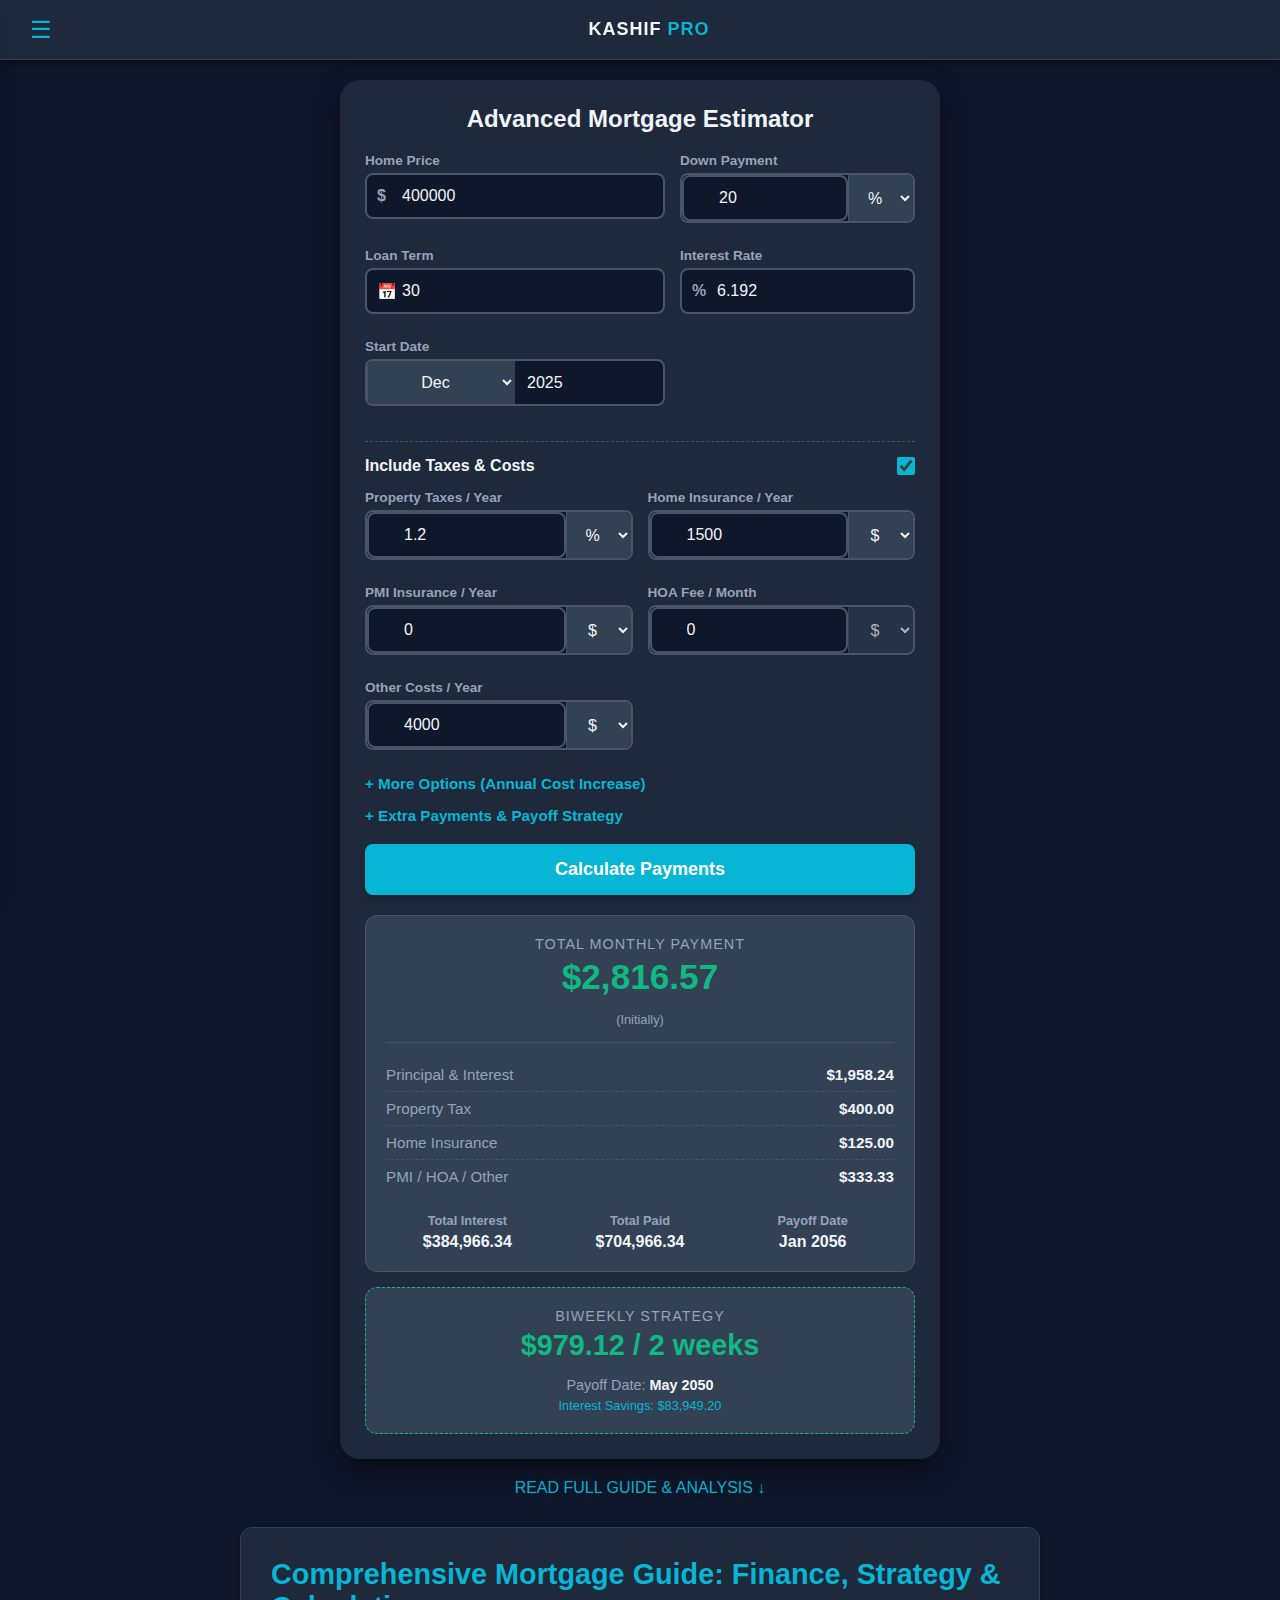
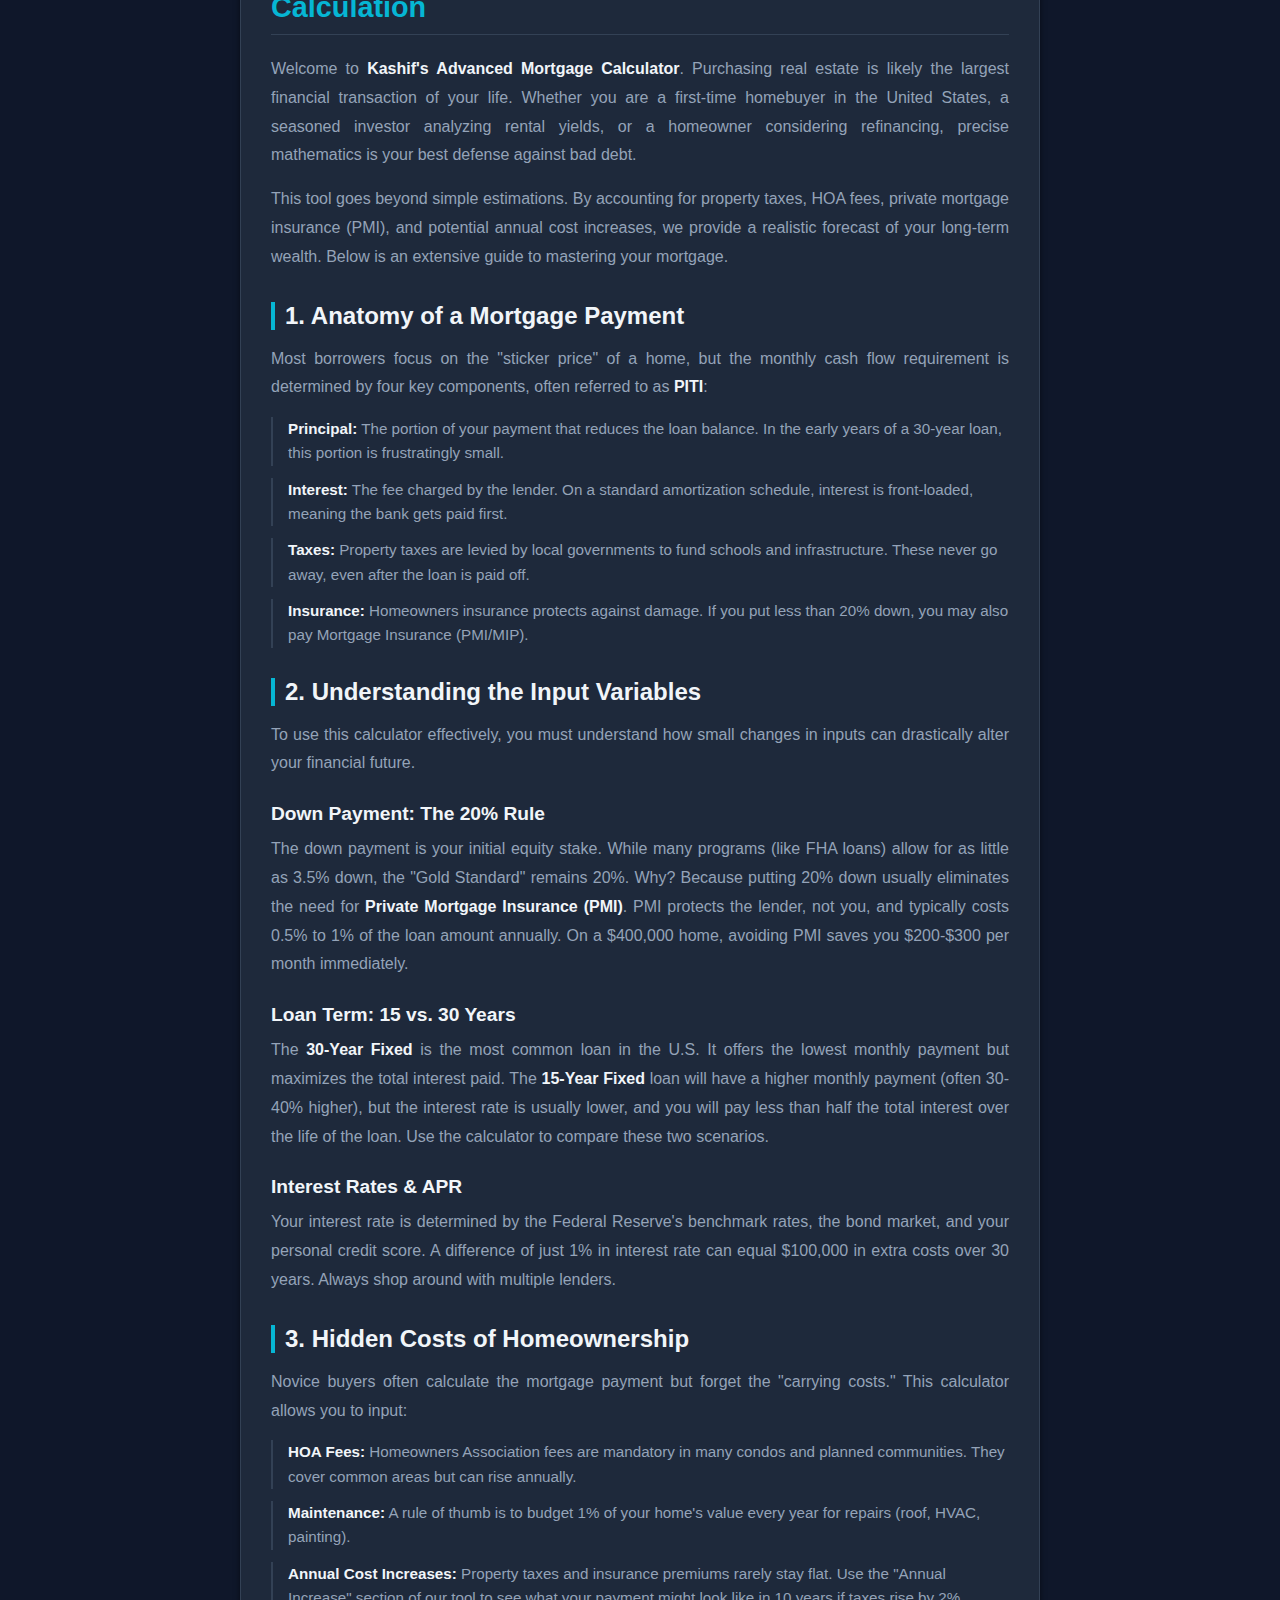
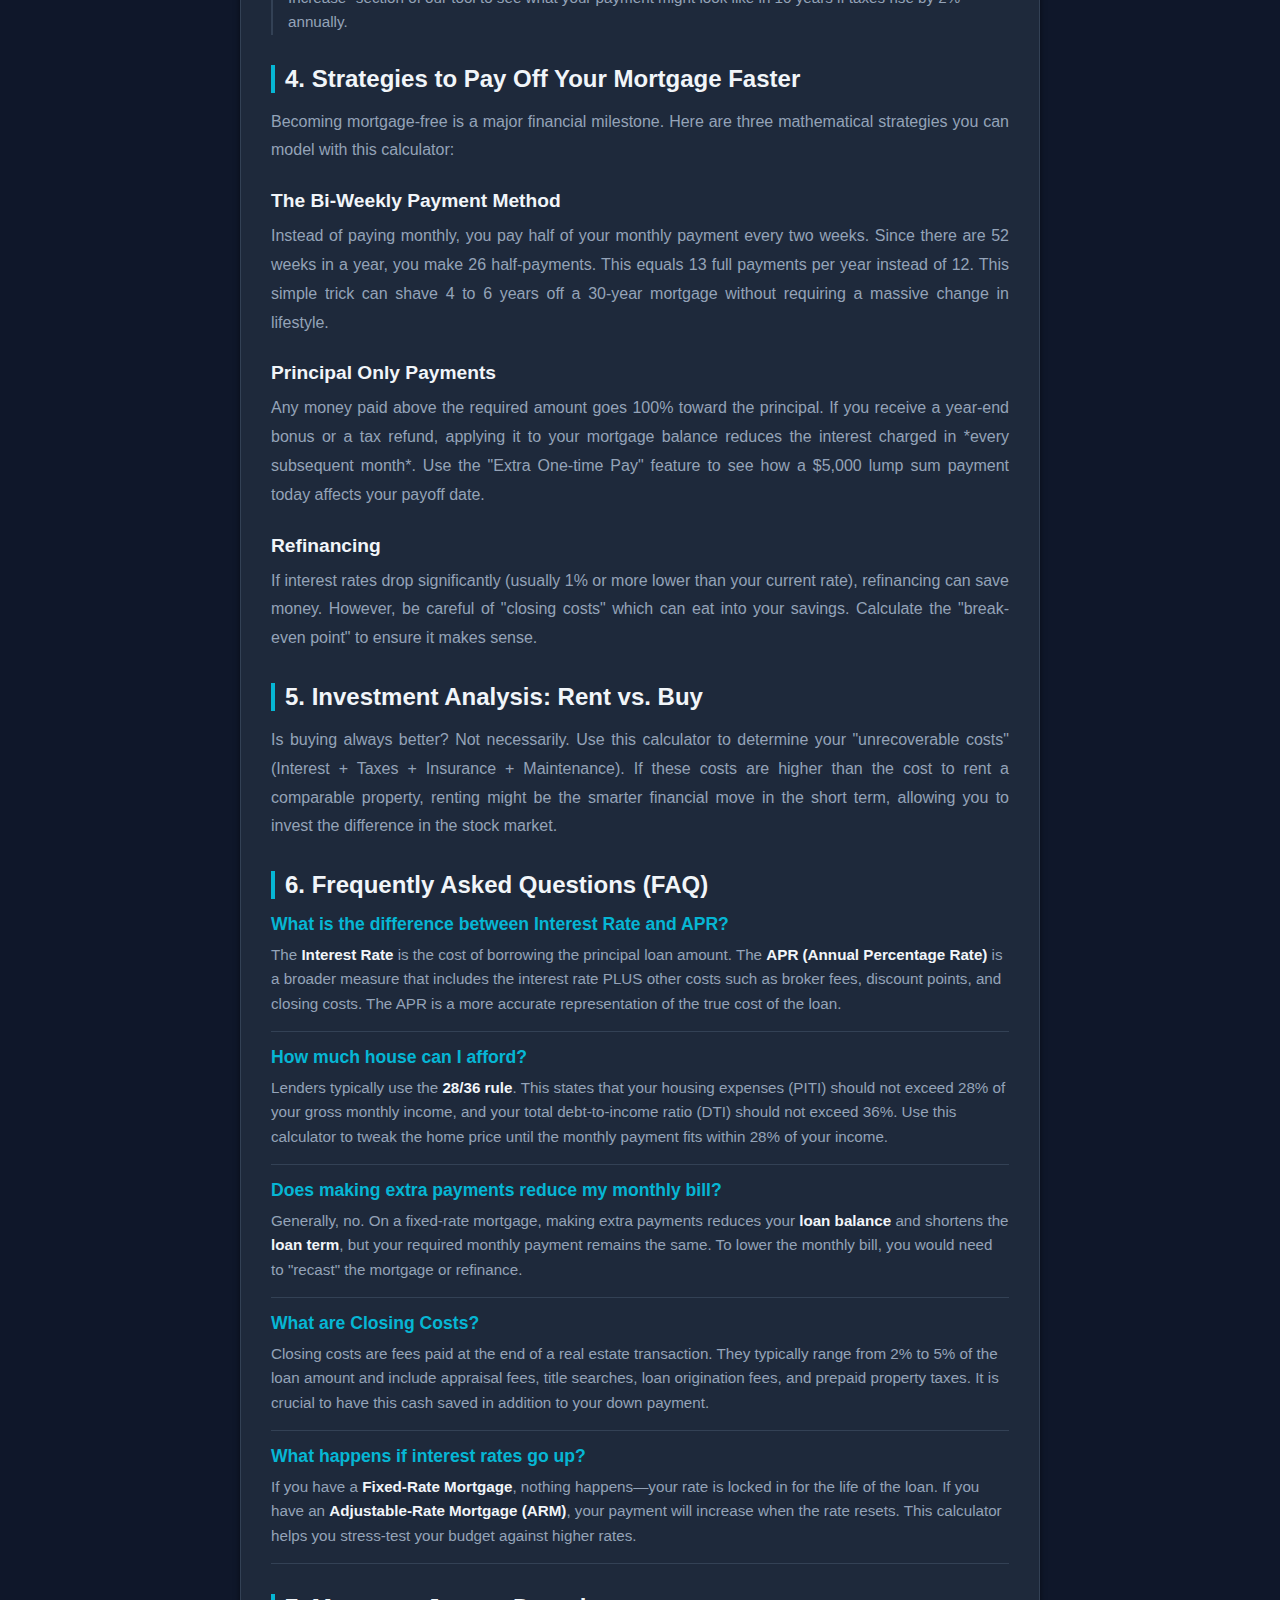
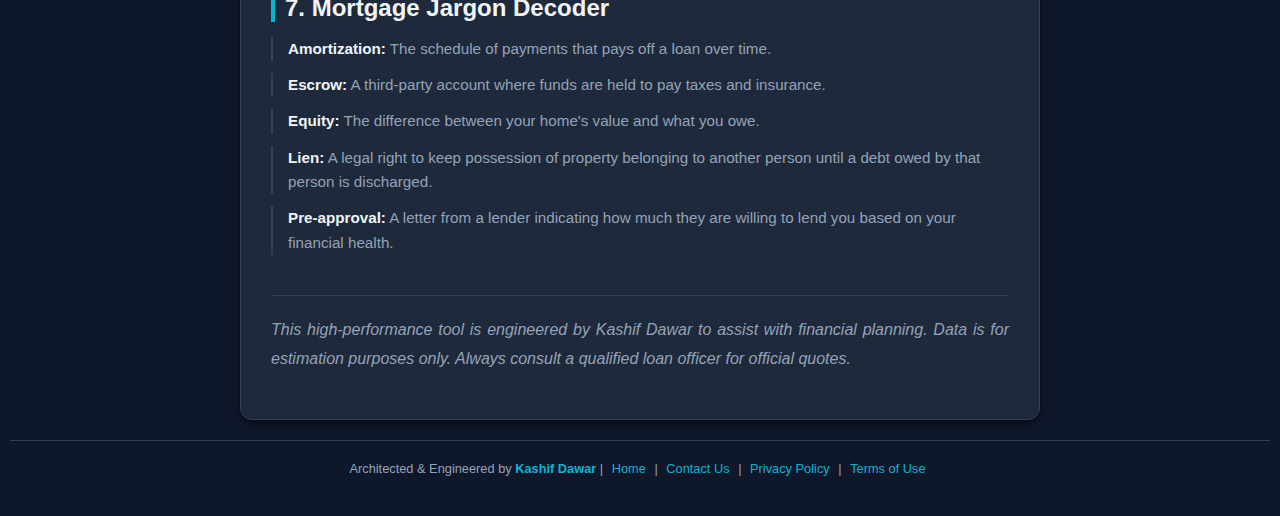
<file: mortgage-calculator.html>
<!DOCTYPE html>
<html lang="en">
<head>
    <script async src="https://www.googletagmanager.com/gtag/js?id=G-PTXNYWJ847"></script>
    <script>
      window.dataLayer = window.dataLayer || [];
      function gtag(){dataLayer.push(arguments);}
      gtag('js', new Date());
      gtag('config', 'G-PTXNYWJ847');
    </script>

    <script async src="https://pagead2.googlesyndication.com/pagead/js/adsbygoogle.js?client=ca-pub-5524773081921512"
     crossorigin="anonymous"></script>
    <meta name="google-adsense-account" content="ca-pub-5524773081921512">
    
    <meta charset="UTF-8">
    <meta name="viewport" content="width=device-width, initial-scale=1.0, maximum-scale=1.0, user-scalable=no">
    <meta name="description" content="Advanced Mortgage Calculator with Amortization Schedule. Estimate monthly payments, PMI, taxes, and payoff dates. Includes comprehensive FAQs and financial guide.">
    
    <title>Mortgage Calculator - Estimate Monthly Payments & Interest | Kashif's Tools</title>
    
    <link rel="manifest" href="manifest.json">
    <meta name="theme-color" content="#1e293b">
    <link rel="apple-touch-icon" href="kashi calculator.png">
    
    <style>
        /* --- CORE STYLES --- */
        :root {
            --bg-dark: #0f172a;
            --calc-body: #1e293b;
            --screen: #334155;
            --text: #f1f5f9;
            --text-muted: #94a3b8;
            --accent: #06b6d4;
            --btn-bg: #475569;
            --btn-active: #64748b;
            --operator: #0ea5e9;
            --equals: #3b82f6;
            --danger: #ef4444;
            --sidebar-bg: #1e293b;
            --modal-bg: #1e293b;
            --shadow: rgba(0,0,0,0.5);
            --card-bg: #334155;
            --input-border: #475569;
            --success: #10b981;
        }

        body.light-mode {
            --bg-dark: #f1f5f9;
            --calc-body: #ffffff;
            --screen: #e2e8f0;
            --text: #0f172a;
            --text-muted: #64748b;
            --accent: #0891b2;
            --btn-bg: #cbd5e1;
            --btn-active: #94a3b8;
            --operator: #0284c7;
            --equals: #2563eb;
            --danger: #dc2626;
            --sidebar-bg: #ffffff;
            --modal-bg: #ffffff;
            --shadow: rgba(0,0,0,0.15);
            --card-bg: #f8fafc;
            --input-border: #cbd5e1;
        }

        * { box-sizing: border-box; margin: 0; padding: 0; -webkit-tap-highlight-color: transparent; font-family: 'Segoe UI', Roboto, sans-serif; touch-action: manipulation; }

        body {
            background-color: var(--bg-dark);
            color: var(--text);
            min-height: 100vh;
            width: 100vw;
            display: flex; flex-direction: column;
            transition: background-color 0.3s, color 0.3s;
            overflow-x: hidden;
        }

        /* --- HEADER --- */
        header {
            height: 60px; background: var(--calc-body); display: flex; align-items: center; justify-content: space-between;
            padding: 0 20px; border-bottom: 1px solid var(--screen); z-index: 2000; box-shadow: 0 2px 10px var(--shadow);
            transition: background 0.3s; flex-shrink: 0; position: sticky; top: 0;
        }
        .hamburger { font-size: 24px; cursor: pointer; color: var(--accent); padding: 10px; }
        .brand { font-size: 18px; font-weight: bold; letter-spacing: 1px; color: var(--text); }
        .brand span { color: var(--accent); }

        /* --- MAIN CONTENT --- */
        .main-content {
            flex: 1; 
            display: flex; flex-direction: column; align-items: center;
            padding: 20px 10px; position: relative; z-index: 10;
            width: 100%;
        }

        /* --- MORTGAGE CALCULATOR UI --- */
        .calc-body {
            width: 100%; max-width: 600px; background: var(--calc-body); border-radius: 20px; padding: 25px;
            box-shadow: 0 10px 25px var(--shadow); display: flex; flex-direction: column; position: relative;
            z-index: 20; transition: background 0.3s; margin-bottom: 20px;
        }

        h2, h3, h4 { color: var(--text); }

        .mortgage-form { display: grid; grid-template-columns: 1fr 1fr; gap: 15px; margin-bottom: 10px; }
        @media (max-width: 500px) { .mortgage-form { grid-template-columns: 1fr; } }

        .input-wrapper { position: relative; margin-bottom: 10px; }
        .input-wrapper label { display: block; font-size: 0.85rem; color: var(--text-muted); margin-bottom: 5px; font-weight: 600; }
        
        /* --- FIXED INPUT GROUPS --- */
        .input-group { 
            display: flex; border-radius: 8px; overflow: hidden; border: 2px solid var(--input-border); 
            background: var(--bg-dark); transition: 0.2s; 
            width: 100%;
        }
        .input-group:focus-within { border-color: var(--accent); }
        
        .input-group input, .input-group select { 
            padding: 12px; font-size: 16px; border: none; background: transparent; color: var(--text);
            outline: none; flex-grow: 1; 
            min-width: 0; 
        }
        
        /* Fixed Dropdown Width for Symbols */
        .input-group select { 
            width: auto; 
            min-width: 65px; /* Increased slightly to ensure symbol + arrow fit */
            background: var(--screen); 
            border-left: 1px solid var(--input-border); 
            padding: 12px 5px; 
            text-align: center;
            color: var(--text); 
            flex-grow: 0;
            flex-shrink: 0; 
            cursor: pointer;
        }
        .input-group option { background: var(--calc-body); color: var(--text); }

        /* Standard inputs */
        .input-wrapper input:not(.date-input) { 
            width: 100%; padding: 12px 12px 12px 35px; font-size: 16px; border-radius: 8px;
            border: 2px solid var(--input-border); background: var(--bg-dark); color: var(--text);
            outline: none; transition: 0.2s; 
        }
        .input-wrapper input:focus:not(.date-input) { border-color: var(--accent); }
        .input-icon { position: absolute; left: 12px; top: 34px; color: var(--text-muted); font-weight: bold; }

        /* Cost/Extra Sections */
        #tax-cost-section, #extra-payments-section, #annual-increase-section { border-top: 1px dashed var(--input-border); padding-top: 15px; margin-top: 15px; }
        .section-toggle { color: var(--accent); cursor: pointer; display: block; margin-top: 15px; font-weight: bold; font-size: 0.95rem; user-select: none; }
        .section-toggle:hover { text-decoration: underline; }

        /* Results Box */
        .results-box {
            width: 100%; max-width: 600px;
            background: var(--screen); border-radius: 12px; padding: 20px; margin-top: 20px;
            text-align: center; border: 1px solid var(--input-border);
        }
        .monthly-payment-label { color: var(--text-muted); font-size: 0.9rem; text-transform: uppercase; letter-spacing: 1px; }
        .monthly-payment-value { font-size: 2.2rem; font-weight: bold; color: var(--success); margin: 5px 0 15px; word-break: break-all;}
        
        .detailed-breakdown { width: 100%; margin-top: 15px; border-top: 1px solid var(--input-border); padding-top: 15px; text-align: left;}
        .breakdown-row { display: flex; justify-content: space-between; padding: 8px 0; border-bottom: 1px dashed var(--input-border); font-size: 0.95rem;}
        .breakdown-row:last-child { border-bottom: none; }
        .breakdown-label { color: var(--text-muted); }
        .breakdown-value { color: var(--text); font-weight: 600; }
        
        .breakdown-grid { display: grid; grid-template-columns: 1fr 1fr 1fr; gap: 10px; margin-top: 20px; text-align: center; }
        .breakdown-item h4 { font-size: 0.8rem; color: var(--text-muted); margin-bottom: 5px; }
        .breakdown-item p { font-size: 1rem; font-weight: bold; color: var(--text); }

        /* Buttons */
        .btn-calc { background: var(--accent); color: white; border: none; padding: 15px; border-radius: 8px; font-size: 18px; font-weight: bold; cursor: pointer; transition: 0.2s; width: 100%; margin-top: 20px; box-shadow: 0 4px 6px rgba(0,0,0,0.2); }
        .btn-calc:hover { filter: brightness(1.1); transform: translateY(-2px); }

        /* --- SEO Content & Footer --- */
        .seo-section {
            width: 100%; max-width: 800px; margin-top: 10px; padding: 30px;
            background: var(--calc-body); border-radius: 12px; border: 1px solid var(--screen);
            color: var(--text); margin-bottom: 20px; box-shadow: 0 4px 6px var(--shadow);
        }
        .seo-section h1 { color: var(--accent); font-size: 1.8rem; margin-bottom: 20px; border-bottom: 1px solid var(--screen); padding-bottom: 10px; }
        .seo-section h2 { color: var(--text); font-size: 1.5rem; margin-top: 30px; margin-bottom: 15px; font-weight: 600; border-left: 4px solid var(--accent); padding-left: 10px; }
        .seo-section h3 { color: var(--text); font-size: 1.2rem; margin-top: 25px; margin-bottom: 10px; font-weight: 600; }
        .seo-section p { font-size: 1rem; color: var(--text-muted); line-height: 1.8; margin-bottom: 15px; text-align: justify; }
        .seo-section ul, .seo-section ol { list-style: none; padding: 0; margin-bottom: 15px; }
        .seo-section li { margin-bottom: 12px; padding-left: 15px; border-left: 2px solid var(--screen); color: var(--text-muted); font-size: 0.95rem; line-height: 1.6; }
        .seo-section strong { color: var(--text); font-weight: 700; }
        
        .faq-item { border-bottom: 1px solid var(--screen); padding-bottom: 15px; margin-bottom: 15px; }
        .faq-question { font-weight: bold; color: var(--accent); font-size: 1.1rem; margin-bottom: 8px; display: block; }
        .faq-answer { color: var(--text-muted); font-size: 0.95rem; line-height: 1.6; }

        .footer-credit { margin-top: auto; text-align: center; font-size: 0.8rem; color: var(--text-muted); padding: 20px 0; width: 100%; border-top: 1px solid var(--screen); }
        .footer-credit span { color: var(--accent); font-weight: 700; }
        .footer-credit a { color: var(--accent); text-decoration: none; margin: 0 5px; cursor: pointer; }
        
        /* Mobile Specific Overrides */
        @media (max-width: 480px) {
            .breakdown-grid { grid-template-columns: 1fr; gap: 15px; }
            .input-group select { padding: 12px 2px; font-size: 14px; min-width: 60px; }
        }

        /* Overlay & Sidebar */
        .overlay { position: fixed; top: 0; left: 0; right: 0; bottom: 0; background: rgba(0,0,0,0.6); z-index: 4000; opacity: 0; pointer-events: none; transition: opacity 0.3s; backdrop-filter: blur(2px); }
        .overlay.active { opacity: 1; pointer-events: all; }
        .sidebar { position: fixed; top: 0; left: -300px; width: 280px; height: 100%; background: var(--sidebar-bg); z-index: 5000; transition: transform 0.3s ease, background 0.3s; box-shadow: 5px 0 20px var(--shadow); padding: 20px; display: flex; flex-direction: column; overflow-y: auto; }
        .sidebar.open { transform: translateX(300px); }
        .profile { text-align: center; border-bottom: 1px solid var(--screen); padding-bottom: 20px; margin-bottom: 20px; }
        .avatar { width: 80px; height: 80px; background: linear-gradient(45deg, var(--accent), #3b82f6); border-radius: 50%; margin: 40px auto 15px; display: flex; align-items: center; justify-content: center; font-size: 30px; font-weight: bold; color: white; }
        .menu-item { padding: 15px; color: var(--text-muted); border-radius: 8px; margin-bottom: 5px; cursor: pointer; display: flex; align-items: center; gap: 10px; transition: 0.2s; position: relative; z-index: 5001; text-decoration: none; font-size: 16px; }
        .menu-item:hover, .menu-item:active { background: var(--screen); color: var(--accent); }
        
        /* Modals */
        .modal { position: fixed; top: 50%; left: 50%; transform: translate(-50%, -50%) scale(0.9); width: 85%; max-width: 320px; background: var(--modal-bg); border: 1px solid var(--screen); border-radius: 16px; padding: 20px; z-index: 6000; opacity: 0; pointer-events: none; transition: 0.2s, background 0.3s; box-shadow: 0 20px 50px rgba(0,0,0,0.6); }
        .modal.active { opacity: 1; pointer-events: all; transform: translate(-50%, -50%) scale(1); }
        .modal h3 { margin-bottom: 15px; color: var(--accent); text-align: center; }
        .input-group-modal { margin-bottom: 15px; }
        .input-group-modal label { display: block; font-size: 12px; color: var(--text-muted); margin-bottom: 5px; }
        .input-group-modal input { width: 100%; padding: 10px; background: var(--bg-dark); border: 1px solid var(--screen); color: var(--text); border-radius: 6px; }
        .switch-container { display: flex; justify-content: space-between; align-items: center; margin-bottom: 20px; }
        .switch { position: relative; display: inline-block; width: 50px; height: 26px; }
        .switch input { opacity: 0; width: 0; height: 0; }
        .slider { position: absolute; cursor: pointer; top: 0; left: 0; right: 0; bottom: 0; background-color: var(--screen); transition: .4s; border-radius: 34px; }
        .slider:before { position: absolute; content: ""; height: 18px; width: 18px; left: 4px; bottom: 4px; background-color: white; transition: .4s; border-radius: 50%; }
        input:checked + .slider { background-color: var(--accent); }
        input:checked + .slider:before { transform: translateX(24px); }
        .modal-btn { width: 100%; background: var(--accent); color: white; font-weight: bold; padding: 12px; border-radius: 6px; border: none; cursor: pointer; }
        .close-modal { position: absolute; top: 10px; right: 15px; color: var(--text-muted); font-size: 24px; cursor: pointer; }
        .toast { position: fixed; bottom: 30px; left: 50%; transform: translateX(-50%); background: #10b981; color: white; padding: 10px 20px; border-radius: 30px; font-size: 14px; opacity: 0; transition: 0.3s; z-index: 7000; pointer-events: none; }
        .toast.show { opacity: 1; bottom: 50px; }
    </style>
</head>
<body>

    <div class="overlay" id="overlay" onclick="closeAll()"></div>
    <div class="toast" id="toast">Action Successful</div>

    <div class="sidebar" id="sidebar">
        <div style="position:absolute; top:15px; right:15px; font-size:24px; padding:10px; color:var(--text-muted); cursor:pointer;" onclick="closeAll()">&times;</div>
        
        <div class="profile">
            <div class="avatar">K</div>
            <h2 style="color:var(--text);">Kashif</h2>
            <p style="color: var(--accent); font-weight:bold; margin-bottom: 8px; font-size: 0.9rem;">Elite Full-Stack Architect</p>
            <p style="color: var(--text-muted); font-size: 0.8rem;">Innovative developer creating seamless solutions.</p>
        </div>
        
        <a href="index.html" class="menu-item" onclick="closeAll()"><span>&#8962;</span> Home</a>
        <a href="index.html" class="menu-item" onclick="closeAll()"><span>&#8730;</span> Scientific Mode</a>
        
        <a href="standard-deviation.html" class="menu-item" onclick="closeAll()"><span>&#963;</span> Standard Deviation</a>
        
        <a href="log-calculator.html" class="menu-item" onclick="closeAll()"><span>log</span> Log Calculator</a>
        
        <a href="exponent.html" class="menu-item" onclick="closeAll()"><span>^</span> Exponent Calculator</a>
        
        <a href="fraction.html" class="menu-item" onclick="closeAll()"><span>½</span> Fraction Calculator</a>
        
        <a href="percentage.html" class="menu-item" onclick="closeAll()"><span>%</span> Percentage Calculator</a>
        
        <a href="bmi-calculator.html" class="menu-item" onclick="closeAll()"><span>&#9878;</span> BMI Calculator</a>
        
        <div class="menu-item" style="background: var(--screen); color: var(--accent);" onclick="closeAll()"><span>&#127969;</span> Mortgage Calculator</div>
        
        <div class="menu-item" onclick="handleNav('settings')"><span>&#9881;</span> Settings</div>
        
        <a href="contact.html" class="menu-item" onclick="closeAll()"><span>&#128100;</span> Contact Developer</a>
        
        <div class="menu-item" onclick="handleNav('signin')" style="margin-top:auto; background:var(--accent); color:white; justify-content: center; font-weight:bold;">Sign In</div>
    </div>

    <div class="modal" id="modal-signin">
        <span class="close-modal" onclick="closeAll()">&times;</span>
        <h3>Sign In</h3>
        <div class="input-group-modal"><label>Email</label><input type="email" placeholder="Enter email"></div>
        <div class="input-group-modal"><label>Password</label><input type="password" placeholder="Enter password"></div>
        <button class="modal-btn" onclick="showToast('Welcome back, Kashif!'); closeAll()">Login</button>
    </div>

    <div class="modal" id="modal-settings">
        <span class="close-modal" onclick="closeAll()">&times;</span>
        <h3>Settings</h3>
        <div class="switch-container">
            <span class="switch-label">Light Mode</span>
            <label class="switch"><input type="checkbox" id="theme-toggle" onchange="toggleTheme()"><span class="slider"></span></label>
        </div>
        <div class="switch-container">
            <span class="switch-label">Button Sounds</span>
            <label class="switch"><input type="checkbox" id="sound-toggle" onchange="saveSoundPref()"><span class="slider"></span></label>
        </div>
        <button class="modal-btn" onclick="showToast('Preferences Saved'); closeAll()">Done</button>
    </div>

    <header>
        <div class="hamburger" onclick="openSidebar()">&#9776;</div>
        <div class="brand">KASHIF <span>PRO</span></div>
        <div style="width: 24px;"></div>
    </header>

    <div class="main-content">
        
        <div class="calc-body">
            <h2 style="color:var(--text); text-align:center; margin-bottom:20px;">Advanced Mortgage Estimator</h2>
            
            <div class="mortgage-form">
                <div class="input-wrapper">
                    <label>Home Price</label>
                    <span class="input-icon">$</span>
                    <input type="number" id="home-price" value="400000" placeholder="0">
                </div>

                <div class="input-wrapper">
                    <label>Down Payment</label>
                    <div class="input-group">
                        <input type="number" id="down-payment-val" value="20" placeholder="0">
                        <select id="down-payment-unit">
                            <option value="percent">%</option>
                            <option value="dollar">$</option>
                        </select>
                    </div>
                </div>

                <div class="input-wrapper">
                    <label>Loan Term</label>
                    <span class="input-icon">&#128197;</span>
                    <input type="number" id="loan-term" value="30" placeholder="Years">
                </div>

                <div class="input-wrapper">
                    <label>Interest Rate</label>
                    <span class="input-icon">%</span>
                    <input type="number" id="interest-rate" value="6.192" step="0.001" placeholder="Rate">
                </div>

                <div class="input-wrapper">
                    <label>Start Date</label>
                    <div class="input-group">
                        <select id="start-month" style="width: 50%;">
                            <option value="1">Jan</option><option value="2">Feb</option><option value="3">Mar</option>
                            <option value="4">Apr</option><option value="5">May</option><option value="6">Jun</option>
                            <option value="7">Jul</option><option value="8">Aug</option><option value="9">Sep</option>
                            <option value="10">Oct</option><option value="11">Nov</option><option value="12" selected>Dec</option>
                        </select>
                        <input type="number" id="start-year" class="date-input" value="2025" style="padding-left: 12px;">
                    </div>
                </div>
            </div>
            
            <div id="tax-cost-section">
                <div style="display:flex; justify-content:space-between; align-items:center;">
                    <label style="font-weight: bold; color: var(--text); font-size:1rem;">Include Taxes & Costs</label>
                    <input type="checkbox" id="include-tax-check" checked style="width: 18px; height: 18px; accent-color: var(--accent);">
                </div>
                
                <div id="tax-inputs-container" style="margin-top: 15px;">
                    <div class="mortgage-form">
                        <div class="input-wrapper">
                            <label>Property Taxes / Year</label>
                            <div class="input-group">
                                <input type="number" id="prop-tax-val" value="1.2">
                                <select id="prop-tax-unit"><option value="percent">%</option><option value="dollar">$</option></select>
                            </div>
                        </div>
                        <div class="input-wrapper">
                            <label>Home Insurance / Year</label>
                            <div class="input-group">
                                <input type="number" id="home-ins-val" value="1500">
                                <select id="home-ins-unit"><option value="dollar">$</option><option value="percent">%</option></select>
                            </div>
                        </div>
                        <div class="input-wrapper">
                            <label>PMI Insurance / Year</label>
                            <div class="input-group">
                                <input type="number" id="pmi-val" value="0">
                                <select id="pmi-unit"><option value="dollar">$</option><option value="percent">%</option></select>
                            </div>
                        </div>
                        <div class="input-wrapper">
                            <label>HOA Fee / Month</label>
                            <div class="input-group">
                                <input type="number" id="hoa-val" value="0">
                                <select id="hoa-unit" disabled><option value="dollar">$</option></select>
                            </div>
                        </div>
                        <div class="input-wrapper">
                            <label>Other Costs / Year</label>
                            <div class="input-group">
                                <input type="number" id="other-cost-val" value="4000">
                                <select id="other-cost-unit"><option value="dollar">$</option><option value="percent">%</option></select>
                            </div>
                        </div>
                    </div>

                    <div class="section-toggle" onclick="toggleSection('annual-increase-section')">+ More Options (Annual Cost Increase)</div>

                    <div id="annual-increase-section" style="display:none;">
                        <h4 style="color:var(--text-muted); margin-bottom: 10px; font-size:0.9rem;">Annual Increase</h4>
                        <div class="mortgage-form" style="gap: 10px;">
                            <div class="input-wrapper">
                                <label>Property Tax</label>
                                <div class="input-group">
                                    <input type="number" id="inc-tax" value="0" placeholder="0">
                                    <select id="inc-tax-unit"><option value="percent">%</option><option value="dollar">$</option></select>
                                </div>
                            </div>
                            <div class="input-wrapper">
                                <label>Home Ins.</label>
                                <div class="input-group">
                                    <input type="number" id="inc-ins" value="0" placeholder="0">
                                    <select id="inc-ins-unit"><option value="percent">%</option><option value="dollar">$</option></select>
                                </div>
                            </div>
                            <div class="input-wrapper">
                                <label>HOA Fee</label>
                                <div class="input-group">
                                    <input type="number" id="inc-hoa" value="0" placeholder="0">
                                    <select id="inc-hoa-unit"><option value="percent">%</option><option value="dollar">$</option></select>
                                </div>
                            </div>
                            <div class="input-wrapper">
                                <label>Other Costs</label>
                                <div class="input-group">
                                    <input type="number" id="inc-other" value="0" placeholder="0">
                                    <select id="inc-other-unit"><option value="percent">%</option><option value="dollar">$</option></select>
                                </div>
                            </div>
                        </div>
                    </div>
                </div>
            </div>
            
            <div class="section-toggle" onclick="toggleSection('extra-payments-section')">+ Extra Payments & Payoff Strategy</div>
            
            <div id="extra-payments-section" style="display:none;">
                
                <div class="input-wrapper" style="margin-bottom: 12px;">
                    <label>Extra Monthly Pay</label>
                    <div style="display:flex; gap:5px;">
                        <div class="input-group" style="flex:1;">
                            <input type="number" id="extra-monthly-val" value="0">
                            <select id="extra-monthly-unit"><option value="dollar">$</option><option value="percent">%</option></select>
                        </div>
                        <div class="input-group" style="flex:1;">
                            <select id="extra-monthly-month"></select>
                            <input type="number" id="extra-monthly-year" value="2025" style="width: 60px;">
                        </div>
                    </div>
                </div>

                <div class="input-wrapper" style="margin-bottom: 12px;">
                    <label>Extra Yearly Pay</label>
                    <div style="display:flex; gap:5px;">
                        <div class="input-group" style="flex:1;">
                            <input type="number" id="extra-yearly-val" value="0">
                            <select id="extra-yearly-unit"><option value="dollar">$</option><option value="percent">%</option></select>
                        </div>
                        <div class="input-group" style="flex:1;">
                            <select id="extra-yearly-month"></select>
                            <input type="number" id="extra-yearly-year" value="2025" style="width: 60px;">
                        </div>
                    </div>
                </div>

                <div class="input-wrapper" style="margin-bottom: 12px;">
                    <label>Extra One-time Pay</label>
                    <div style="display:flex; gap:5px;">
                        <div class="input-group" style="flex:1;">
                            <input type="number" id="extra-onetime-val" value="0">
                            <select id="extra-onetime-unit"><option value="dollar">$</option><option value="percent">%</option></select>
                        </div>
                        <div class="input-group" style="flex:1;">
                            <select id="extra-onetime-month"></select>
                            <input type="number" id="extra-onetime-year" value="2025" style="width: 60px;">
                        </div>
                    </div>
                </div>
                
                <div style="display: flex; align-items: center; margin-top: 15px;">
                    <input type="checkbox" id="biweekly-check" checked style="width: 20px; height: 20px; margin-right: 10px; accent-color: var(--accent);">
                    <label for="biweekly-check" style="font-size: 0.9rem; color: var(--text);">Show Biweekly Payback Results</label>
                </div>
            </div>

            <button class="btn-calc" onclick="calculateMortgage()">Calculate Payments</button>

            <div class="results-box">
                <div class="monthly-payment-label">Total Monthly Payment</div>
                <div class="monthly-payment-value" id="res-total-monthly">$0.00</div>
                <p style="font-size:0.8rem; color:var(--text-muted);">(Initially)</p>
                
                <div class="detailed-breakdown">
                    <div class="breakdown-row"><span class="breakdown-label">Principal & Interest</span><span class="breakdown-value" id="res-pi">$0.00</span></div>
                    <div class="breakdown-row"><span class="breakdown-label">Property Tax</span><span class="breakdown-value" id="res-tax">$0.00</span></div>
                    <div class="breakdown-row"><span class="breakdown-label">Home Insurance</span><span class="breakdown-value" id="res-ins">$0.00</span></div>
                    <div class="breakdown-row"><span class="breakdown-label">PMI / HOA / Other</span><span class="breakdown-value" id="res-fees">$0.00</span></div>
                </div>

                <div class="breakdown-grid">
                    <div class="breakdown-item"><h4>Total Interest</h4><p id="res-total-int">$0</p></div>
                    <div class="breakdown-item"><h4>Total Paid</h4><p id="res-total-paid">$0</p></div>
                    <div class="breakdown-item"><h4>Payoff Date</h4><p id="res-date">-</p></div>
                </div>
            </div>
            
            <div id="biweekly-results" class="results-box" style="display:none; margin-top: 15px; border: 1px dashed var(--success);">
                <div class="monthly-payment-label">Biweekly Strategy</div>
                <div class="monthly-payment-value" id="res-bi-amt" style="color: var(--success); font-size: 1.8rem;">$0.00</div>
                <div style="font-size: 0.9rem; color: var(--text-muted);">Payoff Date: <span id="res-bi-date" style="color: var(--text); font-weight: bold;">-</span></div>
                <div style="font-size: 0.8rem; color: var(--accent); margin-top:5px;">Interest Savings: <span id="res-bi-save">-</span></div>
            </div>

        </div>

        <div class="scroll-indicator" style="color:var(--accent); text-align:center; margin-bottom:20px; cursor:pointer;" onclick="document.getElementById('content-section').scrollIntoView({behavior: 'smooth'})">
            READ FULL GUIDE & ANALYSIS &#8595;
        </div>

        <div class="seo-section" id="content-section">
            <h1>Comprehensive Mortgage Guide: Finance, Strategy & Calculation</h1>
            
            <p>Welcome to <strong>Kashif's Advanced Mortgage Calculator</strong>. Purchasing real estate is likely the largest financial transaction of your life. Whether you are a first-time homebuyer in the United States, a seasoned investor analyzing rental yields, or a homeowner considering refinancing, precise mathematics is your best defense against bad debt.</p>
            
            <p>This tool goes beyond simple estimations. By accounting for property taxes, HOA fees, private mortgage insurance (PMI), and potential annual cost increases, we provide a realistic forecast of your long-term wealth. Below is an extensive guide to mastering your mortgage.</p>

            <h2>1. Anatomy of a Mortgage Payment</h2>
            <p>Most borrowers focus on the "sticker price" of a home, but the monthly cash flow requirement is determined by four key components, often referred to as <strong>PITI</strong>:</p>
            
            <ul>
                <li><strong>Principal:</strong> The portion of your payment that reduces the loan balance. In the early years of a 30-year loan, this portion is frustratingly small.</li>
                <li><strong>Interest:</strong> The fee charged by the lender. On a standard amortization schedule, interest is front-loaded, meaning the bank gets paid first.</li>
                <li><strong>Taxes:</strong> Property taxes are levied by local governments to fund schools and infrastructure. These never go away, even after the loan is paid off.</li>
                <li><strong>Insurance:</strong> Homeowners insurance protects against damage. If you put less than 20% down, you may also pay Mortgage Insurance (PMI/MIP).</li>
            </ul>

            <h2>2. Understanding the Input Variables</h2>
            <p>To use this calculator effectively, you must understand how small changes in inputs can drastically alter your financial future.</p>

            <h3>Down Payment: The 20% Rule</h3>
            <p>The down payment is your initial equity stake. While many programs (like FHA loans) allow for as little as 3.5% down, the "Gold Standard" remains 20%. Why? Because putting 20% down usually eliminates the need for <strong>Private Mortgage Insurance (PMI)</strong>. PMI protects the lender, not you, and typically costs 0.5% to 1% of the loan amount annually. On a $400,000 home, avoiding PMI saves you $200-$300 per month immediately.</p>

            <h3>Loan Term: 15 vs. 30 Years</h3>
            <p>The <strong>30-Year Fixed</strong> is the most common loan in the U.S. It offers the lowest monthly payment but maximizes the total interest paid. The <strong>15-Year Fixed</strong> loan will have a higher monthly payment (often 30-40% higher), but the interest rate is usually lower, and you will pay less than half the total interest over the life of the loan. Use the calculator to compare these two scenarios.</p>

            <h3>Interest Rates & APR</h3>
            <p>Your interest rate is determined by the Federal Reserve's benchmark rates, the bond market, and your personal credit score. A difference of just 1% in interest rate can equal $100,000 in extra costs over 30 years. Always shop around with multiple lenders.</p>

            <h2>3. Hidden Costs of Homeownership</h2>
            <p>Novice buyers often calculate the mortgage payment but forget the "carrying costs." This calculator allows you to input:</p>
            
            <ul>
                <li><strong>HOA Fees:</strong> Homeowners Association fees are mandatory in many condos and planned communities. They cover common areas but can rise annually.</li>
                <li><strong>Maintenance:</strong> A rule of thumb is to budget 1% of your home's value every year for repairs (roof, HVAC, painting).</li>
                <li><strong>Annual Cost Increases:</strong> Property taxes and insurance premiums rarely stay flat. Use the "Annual Increase" section of our tool to see what your payment might look like in 10 years if taxes rise by 2% annually.</li>
            </ul>

            <h2>4. Strategies to Pay Off Your Mortgage Faster</h2>
            <p>Becoming mortgage-free is a major financial milestone. Here are three mathematical strategies you can model with this calculator:</p>

            <h3>The Bi-Weekly Payment Method</h3>
            <p>Instead of paying monthly, you pay half of your monthly payment every two weeks. Since there are 52 weeks in a year, you make 26 half-payments. This equals 13 full payments per year instead of 12. This simple trick can shave 4 to 6 years off a 30-year mortgage without requiring a massive change in lifestyle.</p>

            <h3>Principal Only Payments</h3>
            <p>Any money paid above the required amount goes 100% toward the principal. If you receive a year-end bonus or a tax refund, applying it to your mortgage balance reduces the interest charged in *every subsequent month*. Use the "Extra One-time Pay" feature to see how a $5,000 lump sum payment today affects your payoff date.</p>

            <h3>Refinancing</h3>
            <p>If interest rates drop significantly (usually 1% or more lower than your current rate), refinancing can save money. However, be careful of "closing costs" which can eat into your savings. Calculate the "break-even point" to ensure it makes sense.</p>

            <h2>5. Investment Analysis: Rent vs. Buy</h2>
            <p>Is buying always better? Not necessarily. Use this calculator to determine your "unrecoverable costs" (Interest + Taxes + Insurance + Maintenance). If these costs are higher than the cost to rent a comparable property, renting might be the smarter financial move in the short term, allowing you to invest the difference in the stock market.</p>
            
            <h2>6. Frequently Asked Questions (FAQ)</h2>
            
            <div class="faq-item">
                <span class="faq-question">What is the difference between Interest Rate and APR?</span>
                <span class="faq-answer">The <strong>Interest Rate</strong> is the cost of borrowing the principal loan amount. The <strong>APR (Annual Percentage Rate)</strong> is a broader measure that includes the interest rate PLUS other costs such as broker fees, discount points, and closing costs. The APR is a more accurate representation of the true cost of the loan.</span>
            </div>

            <div class="faq-item">
                <span class="faq-question">How much house can I afford?</span>
                <span class="faq-answer">Lenders typically use the <strong>28/36 rule</strong>. This states that your housing expenses (PITI) should not exceed 28% of your gross monthly income, and your total debt-to-income ratio (DTI) should not exceed 36%. Use this calculator to tweak the home price until the monthly payment fits within 28% of your income.</span>
            </div>

            <div class="faq-item">
                <span class="faq-question">Does making extra payments reduce my monthly bill?</span>
                <span class="faq-answer">Generally, no. On a fixed-rate mortgage, making extra payments reduces your <strong>loan balance</strong> and shortens the <strong>loan term</strong>, but your required monthly payment remains the same. To lower the monthly bill, you would need to "recast" the mortgage or refinance.</span>
            </div>

            <div class="faq-item">
                <span class="faq-question">What are Closing Costs?</span>
                <span class="faq-answer">Closing costs are fees paid at the end of a real estate transaction. They typically range from 2% to 5% of the loan amount and include appraisal fees, title searches, loan origination fees, and prepaid property taxes. It is crucial to have this cash saved in addition to your down payment.</span>
            </div>

            <div class="faq-item">
                <span class="faq-question">What happens if interest rates go up?</span>
                <span class="faq-answer">If you have a <strong>Fixed-Rate Mortgage</strong>, nothing happens—your rate is locked in for the life of the loan. If you have an <strong>Adjustable-Rate Mortgage (ARM)</strong>, your payment will increase when the rate resets. This calculator helps you stress-test your budget against higher rates.</span>
            </div>

            <h2>7. Mortgage Jargon Decoder</h2>
            <ul>
                <li><strong>Amortization:</strong> The schedule of payments that pays off a loan over time.</li>
                <li><strong>Escrow:</strong> A third-party account where funds are held to pay taxes and insurance.</li>
                <li><strong>Equity:</strong> The difference between your home's value and what you owe.</li>
                <li><strong>Lien:</strong> A legal right to keep possession of property belonging to another person until a debt owed by that person is discharged.</li>
                <li><strong>Pre-approval:</strong> A letter from a lender indicating how much they are willing to lend you based on your financial health.</li>
            </ul>

            <p style="margin-top: 40px; border-top: 1px solid var(--screen); padding-top:20px;">
                <em>This high-performance tool is engineered by Kashif Dawar to assist with financial planning. Data is for estimation purposes only. Always consult a qualified loan officer for official quotes.</em>
            </p>
        </div>
        
        <div class="footer-credit">
            Architected & Engineered by <span>Kashif Dawar</span> | <a href="index.html">Home</a> | <a href="contact.html">Contact Us</a> | <a href="privacy.html">Privacy Policy</a> | <a href="terms.html">Terms of Use</a>
        </div>
    </div>

    <script>
        // --- CORE STATE & UI ---
        const sidebar = document.getElementById('sidebar');
        const overlay = document.getElementById('overlay');
        const themeToggle = document.getElementById('theme-toggle');
        const soundToggle = document.getElementById('sound-toggle');

        window.onload = function() {
            if (localStorage.getItem('theme') === 'light') { 
                document.body.classList.add('light-mode'); 
                if(themeToggle) themeToggle.checked = true; 
            }
            if (localStorage.getItem('sound') === 'on') { 
                if(soundToggle) soundToggle.checked = true; 
            }
            populateDateDropdowns();
            calculateMortgage(); // Auto Calculate on Load
        };

        function populateDateDropdowns() {
            const months = ["Jan", "Feb", "Mar", "Apr", "May", "Jun", "Jul", "Aug", "Sep", "Oct", "Nov", "Dec"];
            const ids = ['extra-monthly-month', 'extra-yearly-month', 'extra-onetime-month'];
            
            ids.forEach(id => {
                const sel = document.getElementById(id);
                months.forEach((m, i) => {
                    const opt = document.createElement('option');
                    opt.value = i + 1;
                    opt.text = m;
                    if(i === 11) opt.selected = true; // Default Dec
                    sel.add(opt);
                });
            });
        }

        // --- NAVIGATION HANDLERS ---
        function openSidebar() { sidebar.classList.add('open'); overlay.classList.add('active'); }
        
        function closeAll() {
            sidebar.classList.remove('open');
            overlay.classList.remove('active');
            document.getElementById('modal-signin').classList.remove('active');
            document.getElementById('modal-settings').classList.remove('active');
        }

        function handleNav(action) {
            if (action === 'settings') {
                closeAll();
                setTimeout(() => { document.getElementById('modal-settings').classList.add('active'); overlay.classList.add('active'); }, 300);
            }
            else if (action === 'signin') {
                closeAll();
                setTimeout(() => { document.getElementById('modal-signin').classList.add('active'); overlay.classList.add('active'); }, 300);
            }
        }

        function showToast(msg) {
            const toast = document.getElementById('toast'); 
            toast.innerText = msg; 
            toast.classList.add('show');
            setTimeout(() => toast.classList.remove('show'), 3000);
        }

        // --- SETTINGS LOGIC ---
        function toggleTheme() {
            if (themeToggle.checked) { document.body.classList.add('light-mode'); localStorage.setItem('theme', 'light'); }
            else { document.body.classList.remove('light-mode'); localStorage.setItem('theme', 'dark'); }
        }
        function saveSoundPref() { localStorage.setItem('sound', soundToggle.checked ? 'on' : 'off'); }
        
        // --- CALCULATOR HELPER ---
        function toggleSection(id) {
            const section = document.getElementById(id);
            const toggle = document.querySelector(`[onclick="toggleSection('${id}')"]`);
            if (section.style.display === 'none' || !section.style.display) {
                section.style.display = 'block';
                if(toggle) toggle.innerText = toggle.innerText.replace('+','-').replace('More','Fewer');
            } else {
                section.style.display = 'none';
                if(toggle) toggle.innerText = toggle.innerText.replace('-','+').replace('Fewer','More');
            }
        }
        function formatMoney(amount) {
            return '$' + (Math.round(amount * 100) / 100).toLocaleString('en-US', { minimumFractionDigits: 2, maximumFractionDigits: 2 });
        }
        function getFloat(id) { return parseFloat(document.getElementById(id).value) || 0; }
        function getInt(id) { return parseInt(document.getElementById(id).value) || 0; }

        // --- CALCULATION LOGIC ---
        function calculateMortgage() {
            const homePrice = getFloat('home-price');
            const downUnit = document.getElementById('down-payment-unit').value;
            let downPayment = getFloat('down-payment-val');
            
            if (downUnit === 'percent') { downPayment = homePrice * (downPayment / 100); }
            
            const loanAmount = homePrice - downPayment;
            const termYears = getFloat('loan-term');
            const annualRate = getFloat('interest-rate');
            const startMonth = getInt('start-month');
            const startYear = getInt('start-year');
            
            if (homePrice <= 0 || termYears <= 0) return;

            const includeTax = document.getElementById('include-tax-check').checked;
            let propTax = 0, homeIns = 0, pmi = 0, hoa = 0, other = 0;
            let incTaxVal = getFloat('inc-tax');
            let incInsVal = getFloat('inc-ins');
            let incHoaVal = getFloat('inc-hoa');
            let incOtherVal = getFloat('inc-other');
            let incTaxUnit = document.getElementById('inc-tax-unit').value;
            let incInsUnit = document.getElementById('inc-ins-unit').value;
            let incHoaUnit = document.getElementById('inc-hoa-unit').value;
            let incOtherUnit = document.getElementById('inc-other-unit').value;

            if (includeTax) {
                const getVal = (idBase) => {
                    const val = getFloat(idBase + '-val');
                    const unit = document.getElementById(idBase + '-unit').value;
                    return (unit === 'percent') ? homePrice * (val / 100) : val;
                };
                propTax = getVal('prop-tax') / 12;
                homeIns = getVal('home-ins') / 12;
                pmi = getVal('pmi') / 12;
                other = getVal('other-cost') / 12;
                hoa = getFloat('hoa-val');
            }

            const exMonthlyVal = getFloat('extra-monthly-val');
            const exMonthlyUnit = document.getElementById('extra-monthly-unit').value;
            const exMonthlyStart = new Date(getInt('extra-monthly-year'), getInt('extra-monthly-month') - 1).getTime();
            
            const exYearlyVal = getFloat('extra-yearly-val');
            const exYearlyUnit = document.getElementById('extra-yearly-unit').value;
            const exYearlyStart = new Date(getInt('extra-yearly-year'), getInt('extra-yearly-month') - 1).getTime();
            
            const exOneTimeVal = getFloat('extra-onetime-val');
            const exOneTimeUnit = document.getElementById('extra-onetime-unit').value;
            const exOneTimeDate = new Date(getInt('extra-onetime-year'), getInt('extra-onetime-month') - 1).getTime();

            let balance = loanAmount;
            let monthRate = (annualRate / 100) / 12;
            let totalMonths = termYears * 12;
            let monthlyPI = 0;
            if (annualRate === 0) monthlyPI = loanAmount / totalMonths;
            else {
                const x = Math.pow(1 + monthRate, totalMonths);
                monthlyPI = (loanAmount * x * monthRate) / (x - 1);
            }
            
            const getMonthlyExtra = () => (exMonthlyUnit === 'dollar') ? exMonthlyVal : (monthlyPI * exMonthlyVal / 100);
            const getYearlyExtra = () => (exYearlyUnit === 'dollar') ? exYearlyVal : (loanAmount * exYearlyVal / 100);
            const getOneTimeExtra = () => (exOneTimeUnit === 'dollar') ? exOneTimeVal : (loanAmount * exOneTimeVal / 100);

            let totalInterest = 0;
            let totalPaid = 0;
            let payoffDateStr = "";

            const initialMonthlyCost = monthlyPI + propTax + homeIns + pmi + hoa + other;
            document.getElementById('res-total-monthly').innerText = formatMoney(initialMonthlyCost);
            document.getElementById('res-pi').innerText = formatMoney(monthlyPI);
            document.getElementById('res-tax').innerText = formatMoney(propTax);
            document.getElementById('res-ins').innerText = formatMoney(homeIns);
            document.getElementById('res-fees').innerText = formatMoney(pmi + hoa + other);

            let actualMonths = 0;
            let loopBalance = loanAmount;
            let currTax = propTax;
            let currIns = homeIns;
            let currHoa = hoa;
            let currOther = other;

            for (let m = 0; m < 720; m++) {
                if (loopBalance <= 0) break;
                let currentDate = new Date(startYear, startMonth - 1 + m);
                let currentTime = currentDate.getTime();

                if (m > 0 && m % 12 === 0) {
                    if(incTaxUnit === 'percent') currTax *= (1 + incTaxVal / 100); else currTax += (incTaxVal / 12);
                    if(incInsUnit === 'percent') currIns *= (1 + incInsVal / 100); else currIns += (incInsVal / 12);
                    if(incHoaUnit === 'percent') currHoa *= (1 + incHoaVal / 100); else currHoa += (incHoaVal);
                    if(incOtherUnit === 'percent') currOther *= (1 + incOtherVal / 100); else currOther += (incOtherVal / 12);
                }

                let interestPayment = loopBalance * monthRate;
                let principalPayment = monthlyPI - interestPayment;
                
                let extra = 0;
                if (currentTime >= exMonthlyStart) extra += getMonthlyExtra();
                if (currentTime >= exYearlyStart && currentDate.getMonth() === new Date(exYearlyStart).getMonth()) { extra += getYearlyExtra(); }
                if (currentDate.getMonth() === new Date(exOneTimeDate).getMonth() && currentDate.getFullYear() === new Date(exOneTimeDate).getFullYear()) { extra += getOneTimeExtra(); }

                if (principalPayment + extra > loopBalance) { principalPayment = loopBalance; extra = 0; }

                loopBalance -= (principalPayment + extra);
                totalInterest += interestPayment;
                totalPaid += (interestPayment + principalPayment + extra);
                actualMonths++;
            }

            let finalDate = new Date(startYear, startMonth - 1 + actualMonths);
            payoffDateStr = finalDate.toLocaleDateString('en-US', { month: 'short', year: 'numeric' });

            document.getElementById('res-total-int').innerText = formatMoney(totalInterest);
            document.getElementById('res-total-paid').innerText = formatMoney(totalPaid);
            document.getElementById('res-date').innerText = payoffDateStr;

            const biCheck = document.getElementById('biweekly-check').checked;
            const biBox = document.getElementById('biweekly-results');
            
            if(biCheck && annualRate > 0) {
                biBox.style.display = 'block';
                let biPayment = monthlyPI / 2;
                document.getElementById('res-bi-amt').innerText = formatMoney(biPayment) + " / 2 weeks";
                
                let biBalance = loanAmount;
                let effectiveMonthly = monthlyPI * (13/12);
                let biMonths = 0;
                let biTotalInt = 0;

                while (biBalance > 0 && biMonths < 720) {
                    let interest = biBalance * monthRate;
                    let princ = effectiveMonthly - interest;
                    if(princ > biBalance) princ = biBalance;
                    biBalance -= princ;
                    biTotalInt += interest;
                    biMonths++;
                }
                
                let biFinalDate = new Date(startYear, startMonth - 1 + biMonths);
                document.getElementById('res-bi-date').innerText = biFinalDate.toLocaleDateString('en-US', { month: 'short', year: 'numeric' });
                document.getElementById('res-bi-save').innerText = formatMoney(totalInterest - biTotalInt);
            } else {
                biBox.style.display = 'none';
            }
        }
    </script>
</body>
</html>
</file>
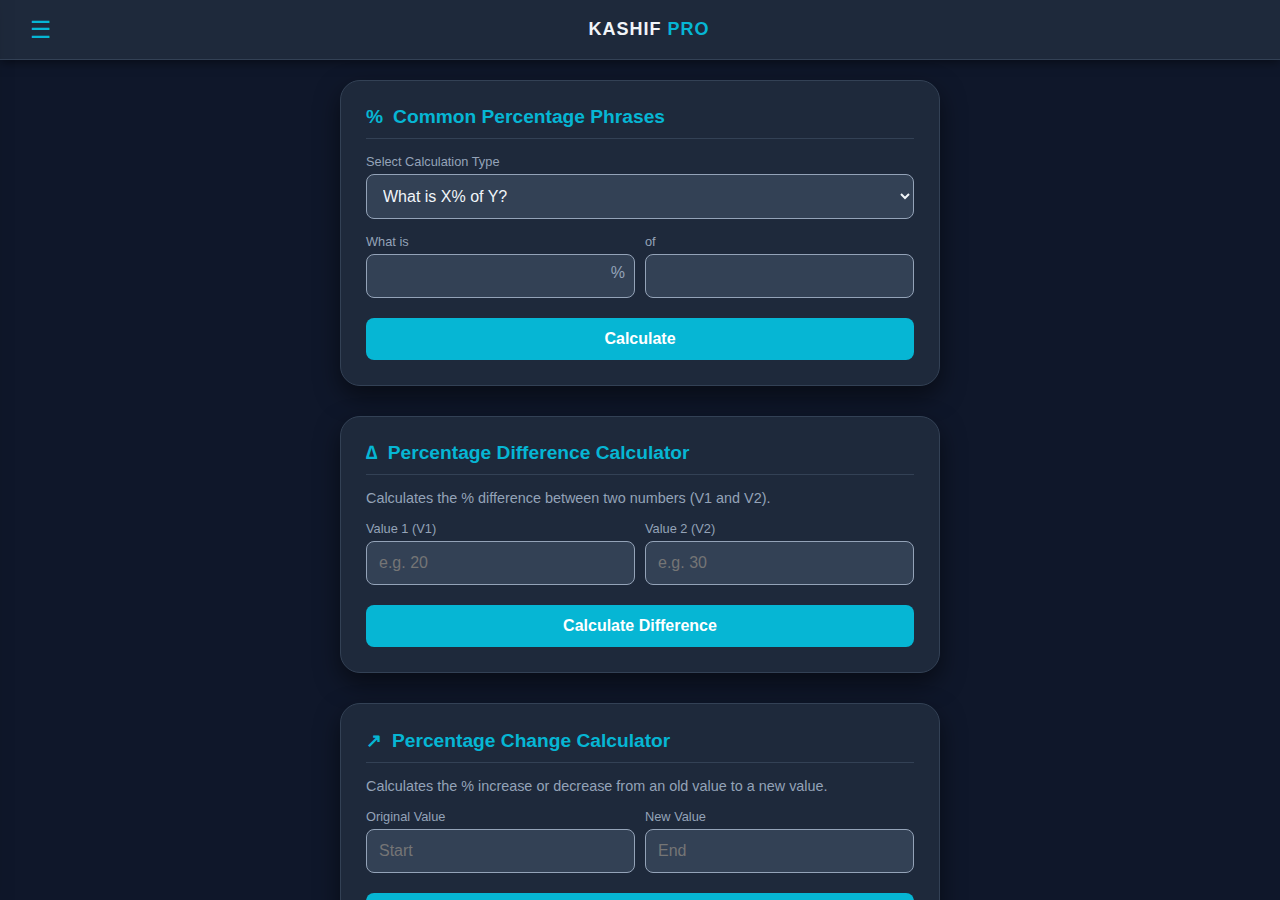
<file: percentage.html>
<!DOCTYPE html>
<html lang="en">
<head>
    <script async src="https://www.googletagmanager.com/gtag/js?id=G-PTXNYWJ847"></script>
    <script>
      window.dataLayer = window.dataLayer || [];
      function gtag(){dataLayer.push(arguments);}
      gtag('js', new Date());
      gtag('config', 'G-PTXNYWJ847');
    </script>
    <script async src="https://pagead2.googlesyndication.com/pagead/js/adsbygoogle.js?client=ca-pub-5524773081921512" crossorigin="anonymous"></script>
    <meta name="google-adsense-account" content="ca-pub-5524773081921512">
    
    <meta charset="UTF-8">
    <meta name="viewport" content="width=device-width, initial-scale=1.0, maximum-scale=1.0, user-scalable=no">
    <meta name="description" content="Kashif's Advanced Percentage Calculator - Calculate percentage changes, differences, and phrases instantly. Includes comprehensive mathematical guides.">
    
    <title>Percentage Calculator - Kashif's Pro Tools</title>
    <link rel="manifest" href="manifest.json">
    <meta name="theme-color" content="#1e293b">
    
    <style>
        /* --- CORE STYLES (MATCHING SUITE) --- */
        :root {
            --bg-dark: #0f172a;
            --calc-body: #1e293b;
            --screen: #334155;
            --text: #f1f5f9;
            --text-muted: #94a3b8;
            --accent: #06b6d4;
            --btn-bg: #475569;
            --sidebar-bg: #1e293b;
            --modal-bg: #1e293b;
            --shadow: rgba(0,0,0,0.5);
            --danger: #ef4444;
            --success: #10b981;
        }

        body.light-mode {
            --bg-dark: #f1f5f9;
            --calc-body: #ffffff;
            --screen: #e2e8f0;
            --text: #0f172a;
            --text-muted: #64748b;
            --accent: #0891b2;
            --btn-bg: #cbd5e1;
            --sidebar-bg: #ffffff;
            --modal-bg: #ffffff;
            --shadow: rgba(0,0,0,0.15);
        }

        * { box-sizing: border-box; margin: 0; padding: 0; font-family: 'Segoe UI', Roboto, sans-serif; }
        body { background-color: var(--bg-dark); color: var(--text); height: 100vh; overflow-x: hidden; display: flex; flex-direction: column; transition: 0.3s; }

        /* HEADER */
        header { height: 60px; background: var(--calc-body); display: flex; align-items: center; justify-content: space-between; padding: 0 20px; border-bottom: 1px solid var(--screen); z-index: 2000; box-shadow: 0 2px 10px var(--shadow); flex-shrink: 0; }
        .hamburger { font-size: 24px; cursor: pointer; color: var(--accent); padding: 10px; }
        .brand { font-size: 18px; font-weight: bold; letter-spacing: 1px; color: var(--text); text-decoration: none; }
        .brand span { color: var(--accent); }

        /* MAIN CONTENT */
        .main-content { flex: 1; display: flex; flex-direction: column; align-items: center; padding: 20px 10px; overflow-y: auto; }
        
        /* CALCULATOR CARDS */
        .calc-card { width: 100%; max-width: 600px; background: var(--calc-body); border-radius: 20px; padding: 25px; box-shadow: 0 10px 25px var(--shadow); margin-bottom: 30px; border: 1px solid var(--screen); }
        .calc-title { color: var(--accent); font-size: 1.2rem; font-weight: bold; margin-bottom: 15px; display: flex; align-items: center; gap: 10px; border-bottom: 1px solid var(--screen); padding-bottom: 10px; }
        
        /* INPUT GROUPS */
        .row { display: flex; gap: 10px; align-items: center; margin-bottom: 15px; flex-wrap: wrap; }
        .input-wrapper { flex: 1; display: flex; flex-direction: column; min-width: 120px; }
        .input-wrapper label { font-size: 0.8rem; color: var(--text-muted); margin-bottom: 5px; }
        input[type="number"], select { width: 100%; padding: 12px; background: var(--screen); border: 1px solid var(--text-muted); color: var(--text); border-radius: 8px; font-size: 16px; outline: none; }
        input:focus, select:focus { border-color: var(--accent); }

        /* BUTTONS */
        .action-btn { width: 100%; background: var(--accent); color: white; font-weight: bold; font-size: 16px; padding: 12px; border: none; border-radius: 8px; cursor: pointer; transition: 0.2s; margin-top: 5px; }
        .action-btn:active { transform: translateY(2px); }
        .btn-outline { background: transparent; border: 1px solid var(--accent); color: var(--accent); margin-top: 10px; }

        /* RESULT DISPLAY */
        .result-box { margin-top: 20px; padding: 15px; background: var(--bg-dark); border-radius: 8px; border-left: 4px solid var(--accent); display: none; }
        .res-main { font-size: 1.4rem; font-weight: bold; color: var(--text); margin-bottom: 5px; }
        .res-sub { font-size: 0.9rem; color: var(--text-muted); }

        /* SIDEBAR & OVERLAY */
        .overlay { position: fixed; top: 0; left: 0; right: 0; bottom: 0; background: rgba(0,0,0,0.6); z-index: 4000; opacity: 0; pointer-events: none; transition: 0.3s; backdrop-filter: blur(2px); }
        .overlay.active { opacity: 1; pointer-events: all; }
        
        .sidebar { position: fixed; top: 0; left: -300px; width: 280px; height: 100%; background: var(--sidebar-bg); z-index: 5000; transition: transform 0.3s ease; box-shadow: 5px 0 20px var(--shadow); padding: 20px; display: flex; flex-direction: column; overflow-y: auto; }
        .sidebar.open { transform: translateX(300px); }
        
        .profile { text-align: center; border-bottom: 1px solid var(--screen); padding-bottom: 20px; margin-bottom: 20px; }
        .avatar { width: 80px; height: 80px; background: linear-gradient(45deg, var(--accent), #3b82f6); border-radius: 50%; margin: 40px auto 15px; display: flex; align-items: center; justify-content: center; font-size: 30px; font-weight: bold; color: white; }
        
        .menu-item { padding: 15px; color: var(--text-muted); border-radius: 8px; margin-bottom: 5px; cursor: pointer; display: flex; align-items: center; gap: 10px; transition: 0.2s; text-decoration: none; }
        .menu-item:hover, .menu-item:active { background: var(--screen); color: var(--accent); }

        /* MODALS (Settings & Sign In) */
        .modal { position: fixed; top: 50%; left: 50%; transform: translate(-50%, -50%) scale(0.9); width: 85%; max-width: 320px; background: var(--modal-bg); border: 1px solid var(--screen); border-radius: 16px; padding: 20px; z-index: 6000; opacity: 0; pointer-events: none; transition: 0.2s, background 0.3s; box-shadow: 0 20px 50px rgba(0,0,0,0.6); max-height: 90vh; overflow-y: auto; }
        .modal.active { opacity: 1; pointer-events: all; transform: translate(-50%, -50%) scale(1); }
        .modal h3 { margin-bottom: 15px; color: var(--accent); text-align: center; }
        .input-group { margin-bottom: 15px; }
        .input-group label { display: block; font-size: 12px; color: var(--text-muted); margin-bottom: 5px; }
        .input-group input { width: 100%; padding: 10px; background: var(--screen); border: 1px solid var(--text-muted); color: var(--text); border-radius: 6px; }
        .modal-btn { width: 100%; background: var(--accent); color: white; font-weight: bold; padding: 12px; border-radius: 6px; margin-top: 10px; display: block; text-align: center; text-decoration: none; border: none; cursor: pointer; }
        .close-modal { position: absolute; top: 10px; right: 15px; color: var(--text-muted); font-size: 24px; cursor: pointer; }

        /* SWITCHES */
        .switch-container { display: flex; justify-content: space-between; align-items: center; margin-bottom: 20px; padding: 0 10px; }
        .switch-label { color: var(--text); font-weight: 500; }
        .switch { position: relative; display: inline-block; width: 50px; height: 26px; }
        .switch input { opacity: 0; width: 0; height: 0; }
        .slider { position: absolute; cursor: pointer; top: 0; left: 0; right: 0; bottom: 0; background-color: var(--screen); transition: .4s; border-radius: 34px; }
        .slider:before { position: absolute; content: ""; height: 18px; width: 18px; left: 4px; bottom: 4px; background-color: white; transition: .4s; border-radius: 50%; }
        input:checked + .slider { background-color: var(--accent); }
        input:checked + .slider:before { transform: translateX(24px); }

        .toast { position: fixed; bottom: 30px; left: 50%; transform: translateX(-50%); background: #10b981; color: white; padding: 10px 20px; border-radius: 30px; font-size: 14px; opacity: 0; transition: 0.3s; z-index: 7000; pointer-events: none; }
        .toast.show { opacity: 1; bottom: 50px; }

        /* SEO SECTION */
        .seo-section { width: 100%; max-width: 800px; padding: 30px; background: var(--calc-body); border-radius: 12px; border: 1px solid var(--screen); color: var(--text); margin-bottom: 20px; margin-top: 20px; }
        .seo-section h2 { color: var(--accent); font-size: 1.6rem; margin-bottom: 20px; border-bottom: 1px solid var(--screen); padding-bottom: 10px; }
        .seo-section h3 { color: var(--text); font-size: 1.3rem; margin-top: 25px; margin-bottom: 15px; font-weight: 600; }
        .seo-section p { font-size: 1rem; color: var(--text-muted); line-height: 1.8; margin-bottom: 15px; text-align: justify; }
        .seo-section ul { padding-left: 20px; color: var(--text-muted); margin-bottom: 15px; }
        .seo-section li { margin-bottom: 8px; }
        .equation { background: var(--bg-dark); padding: 10px; border-radius: 5px; text-align: center; font-family: 'Courier New', monospace; margin: 15px 0; color: var(--accent); border: 1px dashed var(--text-muted); }

        .footer-credit { margin-top: auto; text-align: center; font-size: 0.8rem; color: var(--text-muted); padding: 20px 0; border-top: 1px solid var(--screen); width: 100%; }
        .footer-credit span { color: var(--accent); font-weight: 700; }
        .footer-credit a { color: var(--accent); text-decoration: none; margin: 0 5px; cursor: pointer; }
    </style>
</head>
<body>

    <div class="overlay" id="overlay" onclick="closeAll()"></div>
    <div class="toast" id="toast">Action Successful</div>

    <div class="sidebar" id="sidebar">
        <div style="position:absolute; top:15px; right:15px; font-size:24px; padding:10px; color:var(--text-muted); cursor:pointer;" onclick="closeAll()">&times;</div>
        
        <div class="profile">
            <div class="avatar">K</div>
            <h2 style="color:var(--text);">Kashif</h2>
            <p style="color: var(--accent); font-weight:bold; margin-bottom: 8px; font-size: 0.9rem;">Elite Full-Stack Architect</p>
            <p style="color: var(--text-muted); font-size: 0.8rem;">Innovative developer creating seamless solutions.</p>
        </div>
        
        <a href="index.html" class="menu-item" onclick="closeAll()"><span>&#8962;</span> Home</a>
        <a href="index.html" class="menu-item" onclick="closeAll()"><span>&#8730;</span> Scientific Mode</a>
        
        <a href="standard-deviation.html" class="menu-item" onclick="closeAll()"><span>&#963;</span> Standard Deviation</a>
        
        <a href="log-calculator.html" class="menu-item" onclick="closeAll()"><span>log</span> Log Calculator</a>
        
        <a href="exponent.html" class="menu-item" onclick="closeAll()"><span>^</span> Exponent Calculator</a>
        
        <a href="fraction.html" class="menu-item" onclick="closeAll()"><span>½</span> Fraction Calculator</a>
        
        <div class="menu-item" style="background: var(--screen); color: var(--accent);" onclick="closeAll()"><span>%</span> Percentage Calculator</div>
        
        <a href="bmi-calculator.html" class="menu-item" onclick="closeAll()"><span>&#9878;</span> BMI Calculator</a>
        
        <a href="mortgage-calculator.html" class="menu-item" onclick="closeAll()"><span>&#127969;</span> Mortgage Calculator</a>
        
        <div class="menu-item" onclick="handleNav('settings')"><span>&#9881;</span> Settings</div>
        
        <a href="contact.html" class="menu-item" onclick="closeAll()"><span>&#128100;</span> Contact Developer</a>
        
        <div class="menu-item" onclick="handleNav('signin')" style="margin-top:auto; background:var(--accent); color:white; justify-content: center; font-weight:bold;">Sign In</div>
    </div>

    <div class="modal" id="modal-signin">
        <span class="close-modal" onclick="closeAll()">&times;</span>
        <h3>Sign In</h3>
        <div class="input-group"><label>Email</label><input type="email" placeholder="Enter email"></div>
        <div class="input-group"><label>Password</label><input type="password" placeholder="Enter password"></div>
        <button class="modal-btn" onclick="showToast('Welcome back, Kashif!'); closeAll()">Login</button>
    </div>

    <div class="modal" id="modal-settings">
        <span class="close-modal" onclick="closeAll()">&times;</span>
        <h3>Settings</h3>
        <div class="switch-container">
            <span class="switch-label">Light Mode</span>
            <label class="switch"><input type="checkbox" id="theme-toggle" onchange="toggleTheme()"><span class="slider"></span></label>
        </div>
        <div class="switch-container">
            <span class="switch-label">Button Sounds</span>
            <label class="switch"><input type="checkbox" id="sound-toggle" onchange="saveSoundPref()"><span class="slider"></span></label>
        </div>
        <button class="modal-btn" onclick="showToast('Preferences Saved'); closeAll()">Done</button>
    </div>

    <header>
        <div class="hamburger" onclick="openSidebar()">&#9776;</div>
        <div class="brand">KASHIF <span>PRO</span></div>
        <div style="width: 24px;"></div>
    </header>

    <div class="main-content">

        <div class="calc-card">
            <div class="calc-title"><span>%</span> Common Percentage Phrases</div>
            <div class="input-wrapper" style="margin-bottom: 15px;">
                <label>Select Calculation Type</label>
                <select id="phrase-type" onchange="updatePhraseUI()">
                    <option value="1">What is X% of Y?</option>
                    <option value="2">X is what % of Y?</option>
                    <option value="3">X is Y% of what?</option>
                </select>
            </div>
            
            <div class="row" id="phrase-inputs">
                </div>

            <button class="action-btn" onclick="calcPhrase()">Calculate</button>
            <div class="result-box" id="res-phrase"></div>
        </div>

        <div class="calc-card">
            <div class="calc-title"><span>&#8710;</span> Percentage Difference Calculator</div>
            <p style="font-size: 0.9rem; color: var(--text-muted); margin-bottom: 15px;">Calculates the % difference between two numbers (V1 and V2).</p>
            <div class="row">
                <div class="input-wrapper"><label>Value 1 (V1)</label><input type="number" id="diff-v1" placeholder="e.g. 20"></div>
                <div class="input-wrapper"><label>Value 2 (V2)</label><input type="number" id="diff-v2" placeholder="e.g. 30"></div>
            </div>
            <button class="action-btn" onclick="calcDiff()">Calculate Difference</button>
            <div class="result-box" id="res-diff"></div>
        </div>

        <div class="calc-card">
            <div class="calc-title"><span>&#8599;</span> Percentage Change Calculator</div>
            <p style="font-size: 0.9rem; color: var(--text-muted); margin-bottom: 15px;">Calculates the % increase or decrease from an old value to a new value.</p>
            <div class="row">
                <div class="input-wrapper"><label>Original Value</label><input type="number" id="change-v1" placeholder="Start"></div>
                <div class="input-wrapper"><label>New Value</label><input type="number" id="change-v2" placeholder="End"></div>
            </div>
            <button class="action-btn" onclick="calcChange()">Calculate Change</button>
            <div class="result-box" id="res-change"></div>
        </div>

        <div class="seo-section">
            <h2>The Ultimate Guide to Understanding Percentages</h2>
            <p>Percentages are one of the most fundamental concepts in mathematics, used globally in finance, science, statistics, and daily life. Whether you are calculating a tip at a restaurant, determining the discount on a sale item, or analyzing stock market trends, understanding how to manipulate percentages is a critical skill. Kashif's Pro Percentage Calculator is designed to simplify these operations, but understanding the theory behind the numbers empowers you to verify results manually.</p>

            <h3>What Exactly is a Percentage?</h3>
            <p>In mathematics, a percentage is a number or ratio that represents a fraction of 100. The term comes from the Latin <em>per centum</em>, meaning "by the hundred." It is one of several ways to represent a dimensionless relationship between two numbers; other common methods include ratios, fractions, and decimals.</p>
            <p>Percentages are typically denoted by the symbol "%". For example, 35% is mathematically equivalent to the decimal 0.35, or the fraction $\frac{35}{100}$, which simplifies to $\frac{7}{20}$.</p>
            
            [attachment_0](attachment)

            <h3>The Core Percentage Formula</h3>
            <p>Although percentages can be applied in various contexts, the core logic relies on an algebraic relationship between three variables:</p>
            <div class="equation">P × V1 = V2</div>
            <ul>
                <li><strong>P</strong> is the percentage (in decimal form).</li>
                <li><strong>V1</strong> is the base value (the "whole").</li>
                <li><strong>V2</strong> is the result (the "part").</li>
            </ul>
            <p>To calculate a percentage manually, you must first divide the percentage value by 100 to convert it to a decimal. For instance, to find 50% of 30:</p>
            <p>1. Convert 50% to decimal: $50 / 100 = 0.5$</p>
            <p>2. Multiply by the base: $0.5 \times 30 = 15$</p>

            <h3>Percentage Difference vs. Percentage Change</h3>
            <p>Many users confuse "Difference" and "Change," but in mathematics and statistics, they have distinct meanings.</p>

            <h4>1. Percentage Difference</h4>
            <p>This is used when you have two values and you want to compare how different they are relative to their average. There is no clear "old" or "new" number; simply two separate entities (e.g., the height of two different trees).</p>
            <div class="equation">Diff % = (|V1 - V2| / ((V1 + V2)/2)) × 100</div>
            <p>Because we take the absolute value, the result is always positive.</p>

            <h4>2. Percentage Change (Increase/Decrease)</h4>
            <p>This is used when observing a value over time. There is a distinct "Original Value" and a "New Value." Examples include stock price changes, population growth, or weight loss.</p>
            <div class="equation">Change % = ((New - Old) / Old) × 100</div>
            <p>If the result is positive, it is a <strong>Percentage Increase</strong>. If negative, it is a <strong>Percentage Decrease</strong>.</p>

            <h3>Real-World Applications</h3>
            
            <h4>Financial Interest</h4>
            <p>Percentages are the backbone of the banking system. Compound interest is calculated using percentage growth over specific time intervals. A savings account with a 5% Annual Percentage Yield (APY) will grow your money exponentially over time.</p>

            <h4>Discounts and Taxation</h4>
            <p>When shopping, you see "20% Off." If a jacket costs $100, the calculation is $100 \times 0.20 = $20$ discount. The final price is $80$. Conversely, Sales Tax adds a percentage. If tax is 8%, the final cost is $80 \times 1.08 = $86.40$.</p>

            <h3>Why Use Kashif's Calculator?</h3>
            <p>While the math is straightforward for simple numbers, dealing with decimals (e.g., "What is 4.56% of 9,821?") becomes prone to human error. Our calculator uses high-precision JavaScript floating-point logic to ensure accuracy to the nth decimal place. Furthermore, by separating "Phrases," "Difference," and "Change" into specific tools, we ensure you are using the correct formula for your specific context.</p>
        </div>

        <div class="footer-credit">
            Architected & Engineered by <span>Kashif Dawar</span> | <a href="index.html">Home</a> | <a href="contact.html">Contact Us</a> | <a href="privacy.html">Privacy Policy</a> | <a href="terms.html">Terms of Use</a>
        </div>
    </div>

    <script>
        // --- CONFIG & STATE ---
        const themeToggle = document.getElementById('theme-toggle');
        const soundToggle = document.getElementById('sound-toggle');
        
        window.onload = function() {
            if (localStorage.getItem('theme') === 'light') { document.body.classList.add('light-mode'); if(themeToggle) themeToggle.checked = true; }
            if (localStorage.getItem('sound') === 'on') { if(soundToggle) soundToggle.checked = true; }
            updatePhraseUI();
        };

        // --- NAVIGATION HANDLERS ---
        function openSidebar() { document.getElementById('sidebar').classList.add('open'); document.getElementById('overlay').classList.add('active'); }
        
        function closeAll() {
            document.getElementById('sidebar').classList.remove('open');
            document.getElementById('overlay').classList.remove('active');
            document.getElementById('modal-signin').classList.remove('active');
            document.getElementById('modal-settings').classList.remove('active');
        }

        function handleNav(action) {
            if (action === 'settings') {
                closeAll();
                setTimeout(() => { document.getElementById('modal-settings').classList.add('active'); document.getElementById('overlay').classList.add('active'); }, 300);
            }
            else if (action === 'signin') {
                closeAll();
                setTimeout(() => { document.getElementById('modal-signin').classList.add('active'); document.getElementById('overlay').classList.add('active'); }, 300);
            }
        }

        function showToast(msg) {
            const toast = document.getElementById('toast'); toast.innerText = msg; toast.classList.add('show');
            setTimeout(() => toast.classList.remove('show'), 3000);
        }

        // --- SETTINGS LOGIC ---
        function toggleTheme() {
            if (themeToggle.checked) { document.body.classList.add('light-mode'); localStorage.setItem('theme', 'light'); }
            else { document.body.classList.remove('light-mode'); localStorage.setItem('theme', 'dark'); }
        }
        function saveSoundPref() { localStorage.setItem('sound', soundToggle.checked ? 'on' : 'off'); }


        // --- CALCULATOR 1: PHRASES ---
        function updatePhraseUI() {
            const type = document.getElementById('phrase-type').value;
            const container = document.getElementById('phrase-inputs');
            container.innerHTML = '';

            if (type === '1') {
                container.innerHTML = `
                    <div class="input-wrapper"><label>What is</label><div style="position:relative"><input type="number" id="p1_a"><span style="position:absolute;right:10px;top:10px;color:var(--text-muted)">%</span></div></div>
                    <div class="input-wrapper"><label>of</label><input type="number" id="p1_b"></div>
                `;
            } else if (type === '2') {
                container.innerHTML = `
                    <div class="input-wrapper"><label>Value A</label><input type="number" id="p1_a"></div>
                    <div class="input-wrapper"><label>is what % of Value B</label><input type="number" id="p1_b"></div>
                `;
            } else if (type === '3') {
                container.innerHTML = `
                    <div class="input-wrapper"><label>Value A</label><input type="number" id="p1_a"></div>
                    <div class="input-wrapper"><label>is</label><div style="position:relative"><input type="number" id="p1_b"><span style="position:absolute;right:10px;top:10px;color:var(--text-muted)">%</span></div></div>
                    <div class="input-wrapper" style="display:flex; align-items:flex-end; padding-bottom:10px;"><span style="color:var(--text-muted)">of what?</span></div>
                `;
            }
            document.getElementById('res-phrase').style.display = 'none';
        }

        function calcPhrase() {
            const type = document.getElementById('phrase-type').value;
            const a = parseFloat(document.getElementById('p1_a').value);
            const b = parseFloat(document.getElementById('p1_b').value);
            const resBox = document.getElementById('res-phrase');

            if (isNaN(a) || isNaN(b)) { showToast("Please enter valid numbers"); return; }

            let result, text;

            if (type === '1') {
                result = (a / 100) * b;
                text = `${a}% of ${b} is ${parseFloat(result.toFixed(4))}`;
            } else if (type === '2') {
                if (b === 0) { showToast("Cannot divide by zero"); return; }
                result = (a / b) * 100;
                text = `${a} is ${parseFloat(result.toFixed(4))}% of ${b}`;
            } else if (type === '3') {
                if (b === 0) { showToast("Percentage cannot be zero"); return; }
                result = a / (b / 100);
                text = `${a} is ${b}% of ${parseFloat(result.toFixed(4))}`;
            }

            resBox.innerHTML = `<div class="res-main">${parseFloat(result.toFixed(4))}</div><div class="res-sub">${text}</div>`;
            resBox.style.display = 'block';
        }

        // --- CALCULATOR 2: DIFFERENCE ---
        function calcDiff() {
            const v1 = parseFloat(document.getElementById('diff-v1').value);
            const v2 = parseFloat(document.getElementById('diff-v2').value);
            const resBox = document.getElementById('res-diff');

            if (isNaN(v1) || isNaN(v2)) { showToast("Enter both values"); return; }

            const avg = (v1 + v2) / 2;
            if (avg === 0) { showToast("Average is zero"); return; }
            
            const diff = Math.abs(v1 - v2);
            const percentage = (diff / avg) * 100;

            resBox.innerHTML = `
                <div class="res-main">${percentage.toFixed(4)}%</div>
                <div class="res-sub">Difference between ${v1} and ${v2}</div>
            `;
            resBox.style.display = 'block';
        }

        // --- CALCULATOR 3: CHANGE ---
        function calcChange() {
            const v1 = parseFloat(document.getElementById('change-v1').value);
            const v2 = parseFloat(document.getElementById('change-v2').value);
            const resBox = document.getElementById('res-change');

            if (isNaN(v1) || isNaN(v2)) { showToast("Enter both values"); return; }
            if (v1 === 0) { showToast("Original value cannot be zero"); return; }

            const change = v2 - v1;
            const percentage = (change / v1) * 100;
            const direction = percentage > 0 ? "Increase" : "Decrease";
            const color = percentage > 0 ? "var(--success)" : "var(--danger)";

            resBox.innerHTML = `
                <div class="res-main" style="color:${color}">${Math.abs(percentage).toFixed(4)}%</div>
                <div class="res-sub">${direction} from ${v1} to ${v2}</div>
            `;
            resBox.style.display = 'block';
        }
    </script>
</body>
</html>
</file>
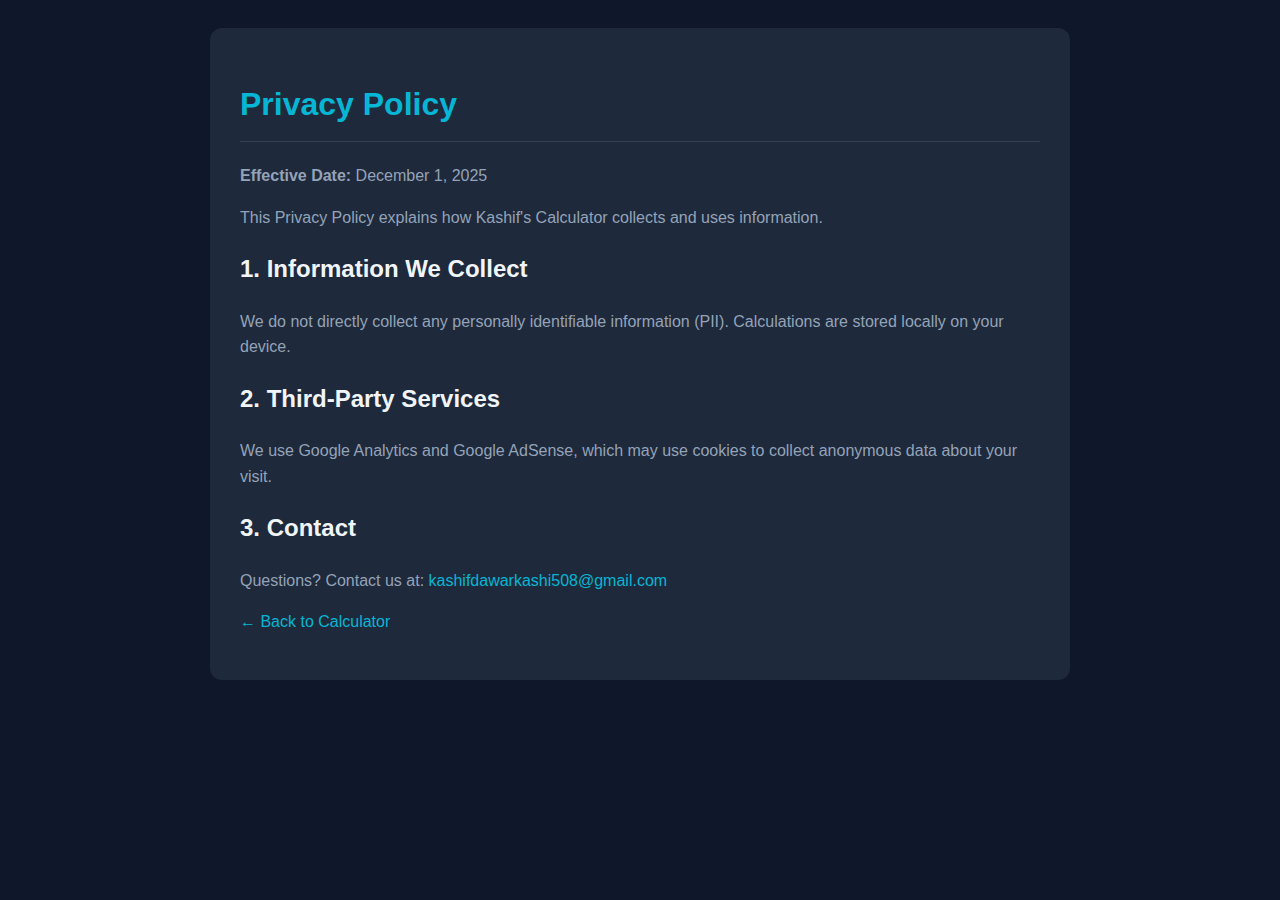
<file: privacy.html>
<!DOCTYPE html>
<html lang="en">
<head>
    <meta charset="UTF-8">
    <meta name="viewport" content="width=device-width, initial-scale=1.0">
    <title>Privacy Policy - Kashif's Calculator</title>
    <style>
        body { background: #0f172a; color: #f1f5f9; font-family: sans-serif; padding: 20px; line-height: 1.6; }
        .container { max-width: 800px; margin: 0 auto; background: #1e293b; padding: 30px; border-radius: 12px; }
        h1 { color: #06b6d4; border-bottom: 1px solid #334155; padding-bottom: 10px; }
        h2 { margin-top: 20px; color: #f1f5f9; }
        p { color: #94a3b8; margin-bottom: 15px; }
        a { color: #06b6d4; text-decoration: none; }
    </style>
</head>
<body>
    <div class="container">
        <h1>Privacy Policy</h1>
        <p><strong>Effective Date:</strong> December 1, 2025</p>
        <p>This Privacy Policy explains how Kashif's Calculator collects and uses information.</p>
        <h2>1. Information We Collect</h2>
        <p>We do not directly collect any personally identifiable information (PII). Calculations are stored locally on your device.</p>
        <h2>2. Third-Party Services</h2>
        <p>We use Google Analytics and Google AdSense, which may use cookies to collect anonymous data about your visit.</p>
        <h2>3. Contact</h2>
        <p>Questions? Contact us at: <a href="mailto:kashifdawarkashi508@gmail.com">kashifdawarkashi508@gmail.com</a></p>
        <p><a href="index.html">&larr; Back to Calculator</a></p>
    </div>
</body>
</html>
</file>
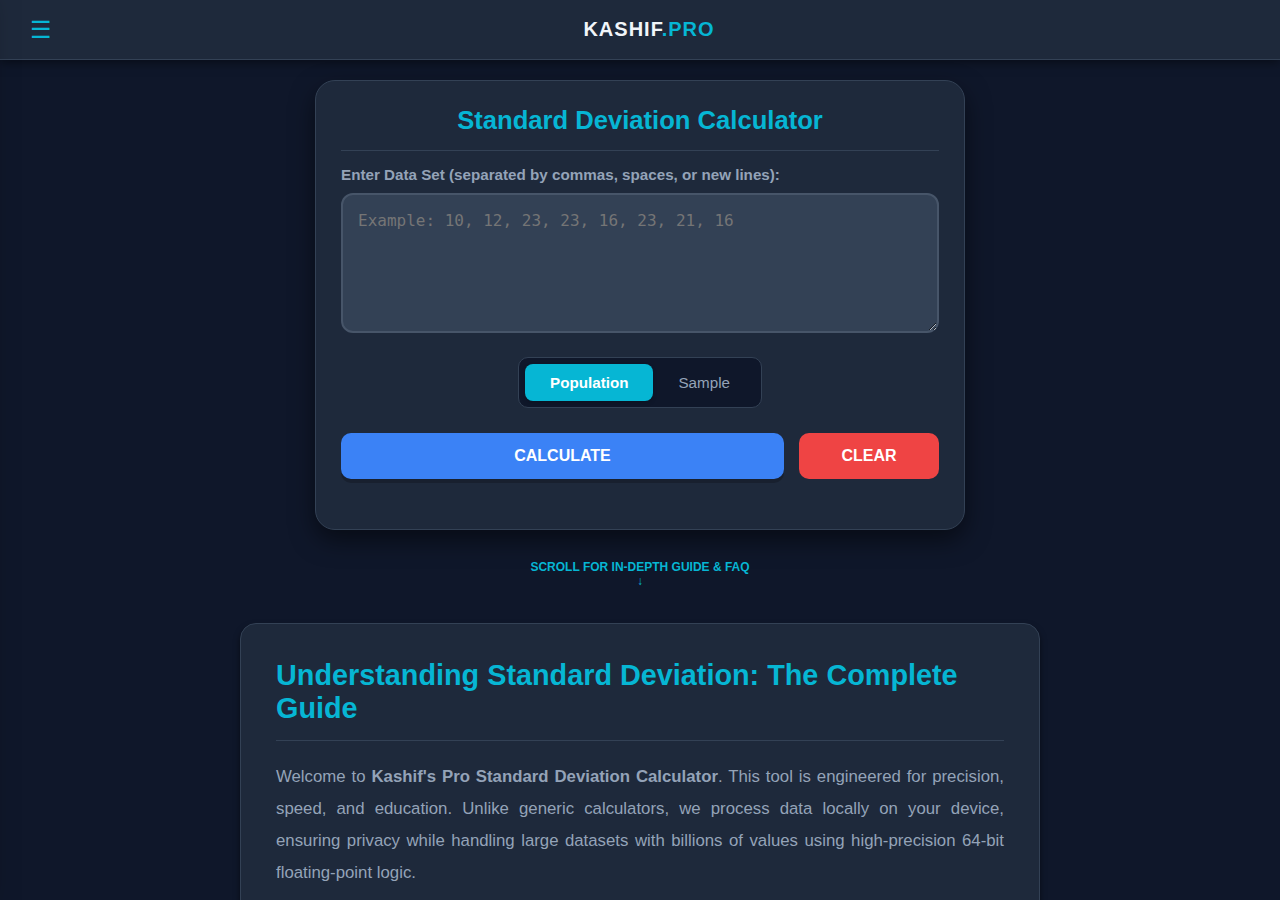
<file: standard-deviation.html>
<!DOCTYPE html>
<html lang="en">
<head>
    <script async src="https://www.googletagmanager.com/gtag/js?id=G-PTXNYWJ847"></script>
    <script>
      window.dataLayer = window.dataLayer || [];
      function gtag(){dataLayer.push(arguments);}
      gtag('js', new Date());
      gtag('config', 'G-PTXNYWJ847');
    </script>
    <script async src="https://pagead2.googlesyndication.com/pagead/js/adsbygoogle.js?client=ca-pub-5524773081921512" crossorigin="anonymous"></script>
    <meta name="google-adsense-account" content="ca-pub-5524773081921512">
    
    <meta charset="UTF-8">
    <meta name="viewport" content="width=device-width, initial-scale=1.0, maximum-scale=1.0, user-scalable=no">
    <meta name="description" content="Calculate Standard Deviation, Variance, Mean, and Margin of Error instantly. Supports large datasets (Sample & Population) with step-by-step mathematical explanations.">
    <meta name="keywords" content="standard deviation calculator, variance calculator, statistics tool, sample vs population, mean calculator, standard error, kashif calculator">
    <meta name="author" content="Kashif Dawar">
    
    <title>Standard Deviation Calculator | Kashif.Pro</title>
    
    <link rel="manifest" href="manifest.json">
    <meta name="theme-color" content="#1e293b">
    <link rel="apple-touch-icon" href="kashi calculator.png">
    
    <style>
        /* --- CORE VARIABLES --- */
        :root {
            --bg-dark: #0f172a;
            --calc-body: #1e293b;
            --screen: #334155;
            --text: #f1f5f9;
            --text-muted: #94a3b8;
            --accent: #06b6d4;
            --btn-bg: #475569;
            --btn-active: #64748b;
            --operator: #0ea5e9;
            --equals: #3b82f6;
            --danger: #ef4444;
            --sidebar-bg: #1e293b;
            --modal-bg: #1e293b;
            --shadow: rgba(0,0,0,0.5);
            --card-bg: #334155;
            --border: #475569;
            --bar-blue: #6082B6;
            --bar-red: #dc2626;
        }

        body.light-mode {
            --bg-dark: #f1f5f9;
            --calc-body: #ffffff;
            --screen: #e2e8f0;
            --text: #0f172a;
            --text-muted: #64748b;
            --accent: #0891b2;
            --btn-bg: #cbd5e1;
            --btn-active: #94a3b8;
            --operator: #0284c7;
            --equals: #2563eb;
            --danger: #dc2626;
            --sidebar-bg: #ffffff;
            --modal-bg: #ffffff;
            --shadow: rgba(0,0,0,0.15);
            --card-bg: #f8fafc;
            --border: #cbd5e1;
            --bar-blue: #93c5fd;
        }

        * { box-sizing: border-box; margin: 0; padding: 0; -webkit-tap-highlight-color: transparent; font-family: 'Segoe UI', Roboto, sans-serif; touch-action: manipulation; }

        body {
            background-color: var(--bg-dark);
            color: var(--text);
            height: 100vh; height: 100dvh; width: 100vw;
            overflow: hidden; display: flex; flex-direction: column;
            transition: background-color 0.3s, color 0.3s;
        }

        /* --- HEADER & BRANDING --- */
        header {
            height: 60px; background: var(--calc-body); display: flex; align-items: center; justify-content: space-between;
            padding: 0 20px; border-bottom: 1px solid var(--screen); z-index: 2000; box-shadow: 0 2px 10px var(--shadow);
            transition: background 0.3s; flex-shrink: 0;
        }
        .hamburger { font-size: 24px; cursor: pointer; color: var(--accent); padding: 10px; }
        
        /* Updated Branding for AdSense Safety */
        .brand { font-size: 20px; font-weight: 800; letter-spacing: 1px; color: var(--text); text-transform: uppercase; }
        .brand span { color: var(--accent); }

        /* --- LAYOUT --- */
        .main-content {
            flex: 1; display: flex; flex-direction: column; align-items: center;
            padding: 20px 10px; position: relative; z-index: 10; overflow-y: auto;
        }

        .tool-container {
            width: 100%; max-width: 650px; background: var(--calc-body); border-radius: 20px; padding: 25px;
            box-shadow: 0 10px 25px var(--shadow); margin-bottom: 30px; border: 1px solid var(--screen);
            transition: background 0.3s;
        }

        h1 { color: var(--accent); font-size: 1.6rem; margin-bottom: 15px; text-align: center; border-bottom: 1px solid var(--screen); padding-bottom: 15px; }
        .input-label { display: block; margin-bottom: 10px; color: var(--text-muted); font-size: 0.95rem; font-weight: bold; }

        textarea {
            width: 100%; height: 140px; background: var(--screen); color: var(--text); border: 2px solid var(--border);
            border-radius: 12px; padding: 15px; font-size: 16px; resize: vertical; margin-bottom: 20px;
            transition: border-color 0.2s; outline: none; font-family: monospace; line-height: 1.4;
        }
        textarea:focus { border-color: var(--accent); }

        /* --- CONTROLS --- */
        .controls { display: flex; flex-wrap: wrap; gap: 15px; margin-bottom: 25px; align-items: center; justify-content: center; }
        
        .radio-group { display: flex; background: var(--bg-dark); padding: 6px; border-radius: 10px; border: 1px solid var(--screen); }
        .radio-option {
            padding: 10px 25px; cursor: pointer; border-radius: 8px; color: var(--text-muted); font-size: 0.95rem; transition: 0.2s; user-select: none; font-weight: 500;
        }
        .radio-option.active { background: var(--accent); color: white; font-weight: bold; box-shadow: 0 2px 4px rgba(0,0,0,0.2); }

        .btn-action {
            flex: 1; min-width: 140px; padding: 14px; font-size: 1rem; font-weight: bold; color: white; border: none; border-radius: 10px; cursor: pointer; transition: 0.2s;
        }
        .btn-calc { background: var(--equals); box-shadow: 0 4px 0 rgba(0,0,0,0.2); }
        .btn-calc:active { transform: translateY(2px); box-shadow: 0 1px 0 rgba(0,0,0,0.2); }
        .btn-clear { background: var(--danger); max-width: 120px; }

        /* --- RESULT AREA --- */
        .result-box { display: none; margin-top: 25px; animation: fadeIn 0.4s ease; }
        .result-box.show { display: block; }

        .stat-grid { display: grid; grid-template-columns: repeat(auto-fit, minmax(140px, 1fr)); gap: 15px; margin-bottom: 25px; }
        .stat-item { background: var(--card-bg); padding: 15px; border-radius: 10px; text-align: center; border: 1px solid var(--screen); overflow: hidden; box-shadow: 0 2px 5px var(--shadow); }
        .stat-label { color: var(--text-muted); font-size: 0.75rem; text-transform: uppercase; letter-spacing: 1px; margin-bottom: 8px; font-weight: bold; }
        .stat-value { color: var(--accent); font-size: 1.3rem; font-weight: 800; word-break: break-all; line-height: 1.2; }

        /* --- TABLES & MATH --- */
        .section-header { margin-top: 30px; border-top: 1px solid var(--screen); padding-top: 20px; color: var(--text); font-size: 1.2rem; margin-bottom: 15px; font-weight: bold; display: flex; align-items: center; gap: 10px; }
        .section-header::before { content: ''; display: block; width: 4px; height: 20px; background: var(--accent); border-radius: 2px; }
        
        .math-display {
            background: var(--bg-dark); padding: 20px; border-radius: 10px; font-family: 'Times New Roman', serif;
            font-size: 1.15rem; color: var(--text); line-height: 1.7; border: 1px solid var(--screen);
            overflow-x: auto; white-space: nowrap; margin-bottom: 20px; box-shadow: inset 0 2px 4px rgba(0,0,0,0.2);
        }

        .table-wrapper { width: 100%; overflow-x: auto; margin-bottom: 25px; border-radius: 10px; border: 1px solid var(--screen); background: var(--bg-dark); }
        .data-table { width: 100%; border-collapse: collapse; font-size: 0.95rem; min-width: 400px; }
        .data-table th { background: var(--card-bg); color: var(--accent); padding: 12px 15px; text-align: left; white-space: nowrap; font-weight: bold; border-bottom: 2px solid var(--screen); }
        .data-table td { padding: 12px 15px; border-bottom: 1px solid var(--screen); color: var(--text-muted); }
        .data-table tr:last-child td { border-bottom: none; }
        .data-table td.num-col { font-family: monospace; color: var(--text); letter-spacing: 0.5px; }

        /* --- VISUALS --- */
        .ci-row { margin-bottom: 25px; padding-bottom: 15px; border-bottom: 1px dashed var(--screen); }
        .ci-header { font-weight: bold; color: var(--text); font-size: 1rem; margin-bottom: 5px; }
        .ci-sub { font-size: 0.9rem; color: var(--text-muted); margin-bottom: 12px; }
        .ci-visual { height: 28px; background: rgba(255,255,255,0.05); border-radius: 6px; position: relative; width: 100%; overflow: hidden; }
        .ci-bar { height: 100%; background: var(--bar-blue); position: absolute; left: 0; border-radius: 4px 0 0 4px; opacity: 0.8; }
        .ci-whisker { 
            position: absolute; height: 18px; top: 5px; border-left: 2px solid var(--bar-red); border-right: 2px solid var(--bar-red); 
            display: flex; align-items: center; z-index: 5;
        }
        .ci-whisker::after { content:''; width: 100%; height: 2px; background: var(--bar-red); display: block; }

        /* --- SEO SECTION --- */
        .seo-section {
            width: 100%; max-width: 800px; margin-top: 15px; padding: 35px;
            background: var(--calc-body); border-radius: 16px; border: 1px solid var(--screen);
            color: var(--text); margin-bottom: 30px; box-shadow: 0 4px 6px var(--shadow);
        }
        .seo-section h2 { color: var(--accent); font-size: 1.8rem; margin-bottom: 20px; border-bottom: 1px solid var(--screen); padding-bottom: 15px; }
        .seo-section h3 { color: var(--text); font-size: 1.4rem; margin-top: 30px; margin-bottom: 15px; font-weight: 700; }
        .seo-section p { font-size: 1.05rem; color: var(--text-muted); line-height: 1.9; margin-bottom: 15px; text-align: justify; }
        .seo-section ul, .seo-section ol { list-style: none; padding: 0; margin-bottom: 20px; }
        .seo-section li { margin-bottom: 12px; padding-left: 15px; border-left: 4px solid var(--accent); color: var(--text-muted); font-size: 1rem; line-height: 1.7; background: rgba(0,0,0,0.05); padding: 10px; border-radius: 0 8px 8px 0; }
        
        .faq-item { margin-bottom: 20px; border-bottom: 1px solid var(--screen); padding-bottom: 20px; }
        .faq-question { font-weight: bold; color: var(--text); font-size: 1.1rem; margin-bottom: 10px; cursor: pointer; display: flex; justify-content: space-between; }
        .faq-answer { color: var(--text-muted); line-height: 1.6; }

        /* --- NAVIGATION & FOOTER --- */
        .overlay { position: fixed; top: 0; left: 0; right: 0; bottom: 0; background: rgba(0,0,0,0.6); z-index: 4000; opacity: 0; pointer-events: none; transition: opacity 0.3s; backdrop-filter: blur(4px); }
        .overlay.active { opacity: 1; pointer-events: all; }
        .sidebar { position: fixed; top: 0; left: -300px; width: 280px; height: 100%; background: var(--sidebar-bg); z-index: 5000; transition: transform 0.3s cubic-bezier(0.4, 0, 0.2, 1); box-shadow: 5px 0 25px var(--shadow); padding: 20px; display: flex; flex-direction: column; overflow-y: auto; }
        .sidebar.open { transform: translateX(300px); }
        
        .menu-item { padding: 15px; color: var(--text-muted); border-radius: 8px; margin-bottom: 5px; cursor: pointer; display: flex; align-items: center; gap: 15px; transition: 0.2s; text-decoration: none; font-weight: 500; }
        .menu-item:hover, .menu-item:active { background: var(--screen); color: var(--accent); transform: translateX(5px); }
        
        .footer-credit { margin-top: auto; text-align: center; font-size: 0.85rem; color: var(--text-muted); padding: 25px 0; width: 100%; border-top: 1px solid var(--screen); }
        .footer-credit span { color: var(--accent); font-weight: 700; }
        .footer-credit a { color: var(--accent); text-decoration: none; margin: 0 5px; cursor: pointer; }

        .toast { position: fixed; bottom: 30px; left: 50%; transform: translateX(-50%); background: #10b981; color: white; padding: 12px 25px; border-radius: 30px; font-size: 15px; opacity: 0; transition: 0.3s; z-index: 7000; pointer-events: none; font-weight: bold; box-shadow: 0 5px 15px rgba(0,0,0,0.3); }
        .toast.show { opacity: 1; bottom: 60px; }

        .modal { position: fixed; top: 50%; left: 50%; transform: translate(-50%, -50%) scale(0.95); width: 90%; max-width: 340px; background: var(--modal-bg); border: 1px solid var(--screen); border-radius: 16px; padding: 25px; z-index: 6000; opacity: 0; pointer-events: none; transition: 0.2s, background 0.3s; box-shadow: 0 25px 50px rgba(0,0,0,0.6); }
        .modal.active { opacity: 1; pointer-events: all; transform: translate(-50%, -50%) scale(1); }
        .close-modal { position: absolute; top: 15px; right: 20px; color: var(--text-muted); font-size: 24px; cursor: pointer; }

        /* Toggle Switch */
        .switch-container { display: flex; justify-content: space-between; align-items: center; margin-bottom: 20px; }
        .switch { position: relative; display: inline-block; width: 50px; height: 26px; }
        .switch input { opacity: 0; width: 0; height: 0; }
        .slider { position: absolute; cursor: pointer; top: 0; left: 0; right: 0; bottom: 0; background-color: var(--screen); transition: .4s; border-radius: 34px; }
        .slider:before { position: absolute; content: ""; height: 18px; width: 18px; left: 4px; bottom: 4px; background-color: white; transition: .4s; border-radius: 50%; }
        input:checked + .slider { background-color: var(--accent); }
        input:checked + .slider:before { transform: translateX(24px); }

        @keyframes fadeIn { from { opacity: 0; transform: translateY(15px); } to { opacity: 1; transform: translateY(0); } }
    </style>
</head>
<body>

    <div class="overlay" id="overlay" onclick="closeAll()"></div>
    <div class="toast" id="toast">Calculated Successfully</div>

    <div class="sidebar" id="sidebar">
        <div style="position:absolute; top:15px; right:15px; font-size:24px; padding:10px; color:var(--text-muted); cursor:pointer;" onclick="closeAll()">&times;</div>
        <div style="text-align: center; border-bottom: 1px solid var(--screen); padding-bottom: 20px; margin-bottom: 20px;">
            <div style="width: 80px; height: 80px; background: linear-gradient(45deg, var(--accent), #3b82f6); border-radius: 50%; margin: 40px auto 15px; display: flex; align-items: center; justify-content: center; font-size: 30px; font-weight: bold; color: white;">K</div>
            <h2 style="color:var(--text);">Kashif</h2>
            <p style="color: var(--accent); font-weight:bold; margin-bottom: 8px; font-size: 0.9rem;">Elite Full-Stack Architect</p>
        </div>
        
        <a href="index.html" class="menu-item"><span>&#8962;</span> Home / Scientific</a>
        <a href="standard-deviation.html" class="menu-item" style="background:var(--screen); color:var(--accent);"><span>&#963;</span> Standard Deviation</a>
        <a href="log-calculator.html" class="menu-item"><span>log</span> Log Calculator</a>
        <a href="exponent.html" class="menu-item"><span>^</span> Exponent Calculator</a>
        <a href="fraction.html" class="menu-item"><span>½</span> Fraction Calculator</a>
        <a href="percentage.html" class="menu-item"><span>%</span> Percentage Calculator</a>
        <div class="menu-item" onclick="openSettings()"><span>&#9881;</span> Settings</div>
        <a href="contact.html" class="menu-item"><span>&#128100;</span> Contact Developer</a>
    </div>

    <div class="modal" id="modal-settings">
        <span class="close-modal" onclick="closeAll()">&times;</span>
        <h3 style="color:var(--accent); text-align:center; margin-bottom:20px;">Settings</h3>
        <div class="switch-container">
            <span style="color:var(--text); font-weight:500;">Light Mode</span>
            <label class="switch"><input type="checkbox" id="theme-toggle" onchange="toggleTheme()"><span class="slider"></span></label>
        </div>
    </div>

    <header>
        <div class="hamburger" onclick="openSidebar()">&#9776;</div>
        <div class="brand">KASHIF<span>.PRO</span></div>
        <div style="width: 24px;"></div>
    </header>

    <div class="main-content">
        <div class="tool-container">
            <h1>Standard Deviation Calculator</h1>
            
            <label class="input-label">Enter Data Set (separated by commas, spaces, or new lines):</label>
            <textarea id="dataInput" placeholder="Example: 10, 12, 23, 23, 16, 23, 21, 16"></textarea>
            
            <div class="controls">
                <div class="radio-group">
                    <div class="radio-option active" id="opt-pop" onclick="setMode('pop')">Population</div>
                    <div class="radio-option" id="opt-samp" onclick="setMode('samp')">Sample</div>
                </div>
            </div>

            <div class="controls">
                <button class="btn-action btn-calc" onclick="calculateStats()">CALCULATE</button>
                <button class="btn-action btn-clear" onclick="clearFields()">CLEAR</button>
            </div>

            <div class="result-box" id="resultBox">
                <div class="stat-grid">
                    <div class="stat-item">
                        <div class="stat-label">Standard Deviation (<span id="sd-symbol">σ</span>)</div>
                        <div class="stat-value" id="res-sd">--</div>
                    </div>
                    <div class="stat-item">
                        <div class="stat-label">Variance (<span id="var-symbol">σ²</span>)</div>
                        <div class="stat-value" id="res-var">--</div>
                    </div>
                    <div class="stat-item">
                        <div class="stat-label">Mean (μ)</div>
                        <div class="stat-value" id="res-mean">--</div>
                    </div>
                    <div class="stat-item">
                        <div class="stat-label">Sum (Σx)</div>
                        <div class="stat-value" id="res-sum">--</div>
                    </div>
                    <div class="stat-item">
                        <div class="stat-label">Count (N)</div>
                        <div class="stat-value" id="res-count">--</div>
                    </div>
                    <div class="stat-item">
                        <div class="stat-label">Standard Error (SE)</div>
                        <div class="stat-value" id="res-se">--</div>
                    </div>
                </div>

                <div class="section-header">Calculation Steps</div>
                <div class="math-display" id="step-formula">
                    </div>

                <div class="section-header">Margin of Error (Confidence Interval)</div>
                <p class="ci-sub">Assuming a normal distribution, the following ranges represent where the true population mean likely falls:</p>
                <div id="ci-container">
                    </div>

                <div class="section-header">Frequency Table</div>
                <div class="table-wrapper">
                    <table class="data-table">
                        <thead>
                            <tr>
                                <th>Value</th>
                                <th>Frequency</th>
                                <th>Percentage</th>
                            </tr>
                        </thead>
                        <tbody id="freq-table-body">
                        </tbody>
                    </table>
                </div>

                <div class="section-header">Data Breakdown (Squared Differences)</div>
                <p class="ci-sub">Step-by-step calculation of (x - Mean)² for each data point.</p>
                <div class="table-wrapper">
                    <table class="data-table">
                        <thead>
                            <tr>
                                <th>Number (x)</th>
                                <th>Diff (x - μ)</th>
                                <th>Squared (x - μ)²</th>
                            </tr>
                        </thead>
                        <tbody id="step-table-body">
                        </tbody>
                    </table>
                </div>
            </div>
        </div>

        <div class="scroll-indicator" style="color:var(--accent); text-align:center; margin-bottom:20px; font-size:12px; font-weight:bold; cursor:pointer;" onclick="document.getElementById('seo-content').scrollIntoView({behavior:'smooth'})">
            SCROLL FOR IN-DEPTH GUIDE & FAQ<br>&#8595;
        </div>

        <div class="seo-section" id="seo-content">
            <h2>Understanding Standard Deviation: The Complete Guide</h2>
            <p>Welcome to <strong>Kashif's Pro Standard Deviation Calculator</strong>. This tool is engineered for precision, speed, and education. Unlike generic calculators, we process data locally on your device, ensuring privacy while handling large datasets with billions of values using high-precision 64-bit floating-point logic.</p>

            <h3>What is Standard Deviation?</h3>
            <p>Standard deviation is a statistical metric that quantifies the amount of variation or dispersion in a dataset. In simple terms, it tells you how spread out your numbers are from the average (mean).</p>
            <ul>
                <li><strong>Low Standard Deviation:</strong> Indicates that data points are clustered closely around the mean. The curve is tall and narrow.</li>
                <li><strong>High Standard Deviation:</strong> Indicates that data points are spread out over a wider range. The curve is flat and wide.</li>
            </ul>

            <h3>Population vs. Sample Mode</h3>
            <p>Choosing the correct mode is critical for accurate results:</p>
            
            <div class="faq-item">
                <div class="faq-question">1. When should I use Population Standard Deviation (σ)?</div>
                <div class="faq-answer">Use this mode when your dataset represents the <strong>entire group</strong> you are interested in. For example, if a teacher analyzes the test scores of her specific class of 30 students, she has the entire population. The formula divides by <strong>N</strong>.</div>
            </div>

            <div class="faq-item">
                <div class="faq-question">2. When should I use Sample Standard Deviation (s)?</div>
                <div class="faq-answer">Use this mode when your data is a <strong>subset</strong> of a larger group. For example, surveying 1,000 people to estimate the behavior of a country. The formula divides by <strong>N-1</strong> (Bessel's Correction) to compensate for the bias inherent in sampling.</div>
            </div>

            <h3>Frequently Asked Questions (FAQ)</h3>

            <div class="faq-item">
                <div class="faq-question">What is Variance and how does it differ from Standard Deviation?</div>
                <div class="faq-answer">Variance is simply the standard deviation squared (σ²). While standard deviation is expressed in the same units as the data (e.g., meters), variance is expressed in squared units (e.g., square meters). Variance is useful for mathematical proofs and advanced statistical modeling like ANOVA.</div>
            </div>

            <div class="faq-item">
                <div class="faq-question">How does the calculator handle billions of numbers?</div>
                <div class="faq-answer">Our algorithm uses optimized JavaScript processing. For extremely large inputs (values in the billions), we utilize double-precision floating-point arithmetic. If the numbers exceed standard display limits, we automatically format them into scientific notation to maintain layout integrity without losing calculation precision.</div>
            </div>

            <div class="faq-item">
                <div class="faq-question">What is the "Margin of Error" shown in the results?</div>
                <div class="faq-answer">The Margin of Error, derived from the Standard Error of the Mean (SEM), creates a Confidence Interval. For example, a "95% Confidence Interval" means that if you were to repeat your experiment 100 times, the true population mean would likely fall within this calculated range 95 times.</div>
            </div>

            <div class="faq-item">
                <div class="faq-question">Can Standard Deviation be negative?</div>
                <div class="faq-answer">No. Standard deviation represents a distance (dispersion) and is calculated using the square root of a squared number. It can be zero (if all numbers are identical) or positive, but never negative.</div>
            </div>
        </div>
        
        <div class="footer-credit">
            Architected & Engineered by <span>Kashif Dawar</span> | <a href="index.html">Home</a> | <a href="contact.html">Contact Us</a> | <a href="privacy.html">Privacy Policy</a>
        </div>
    </div>

    <script>
        // --- STATE & CONFIG ---
        let calcMode = 'pop'; // 'pop' or 'samp'
        const themeToggle = document.getElementById('theme-toggle');
        const resultBox = document.getElementById('resultBox');

        // --- INIT ---
        window.onload = function() {
            if (localStorage.getItem('theme') === 'light') {
                document.body.classList.add('light-mode');
                themeToggle.checked = true;
            }
        };

        // --- UI ACTIONS ---
        function toggleTheme() {
            if (themeToggle.checked) {
                document.body.classList.add('light-mode');
                localStorage.setItem('theme', 'light');
            } else {
                document.body.classList.remove('light-mode');
                localStorage.setItem('theme', 'dark');
            }
        }

        function openSidebar() { document.getElementById('sidebar').classList.add('open'); document.getElementById('overlay').classList.add('active'); }
        function openSettings() { closeAll(); setTimeout(() => { document.getElementById('modal-settings').classList.add('active'); document.getElementById('overlay').classList.add('active'); }, 200); }
        function closeAll() {
            document.getElementById('sidebar').classList.remove('open');
            document.getElementById('overlay').classList.remove('active');
            document.getElementById('modal-settings').classList.remove('active');
        }

        function setMode(mode) {
            calcMode = mode;
            document.getElementById('opt-pop').classList.remove('active');
            document.getElementById('opt-samp').classList.remove('active');
            document.getElementById('opt-' + mode).classList.add('active');
            
            // Update symbols
            document.getElementById('sd-symbol').innerText = mode === 'pop' ? 'σ' : 's';
            document.getElementById('var-symbol').innerText = mode === 'pop' ? 'σ²' : 's²';
            
            if(document.getElementById('dataInput').value.trim() !== "") calculateStats();
        }

        function clearFields() {
            document.getElementById('dataInput').value = "";
            resultBox.classList.remove('show');
            showToast("Fields Cleared");
        }

        function showToast(msg) {
            const toast = document.getElementById('toast');
            toast.innerText = msg;
            toast.classList.add('show');
            setTimeout(() => toast.classList.remove('show'), 3000);
        }

        // --- HIGH PRECISION FORMATTING ---
        function formatNum(num) {
            // Handle extremely large or small numbers with scientific notation
            if(Math.abs(num) > 1e14 || (Math.abs(num) < 1e-6 && num !== 0)) {
                return num.toExponential(6);
            }
            // Use maximumFractionDigits to handle integers cleanly but decimals precisely
            return num.toLocaleString('en-US', { maximumFractionDigits: 10 });
        }

        function calculateStats() {
            const inputStr = document.getElementById('dataInput').value;
            // Robust parsing: handles mix of commas, spaces, tabs, newlines
            const rawData = inputStr.split(/[\s,]+/);
            
            let data = [];
            for(let item of rawData) {
                // Remove empty strings and validate number
                if(item.trim() !== "" && !isNaN(item)) {
                    data.push(parseFloat(item));
                }
            }

            if (data.length === 0) { showToast("Please enter numbers"); return; }
            if (calcMode === 'samp' && data.length < 2) { showToast("Sample needs > 1 number"); return; }

            const n = data.length;
            // High-precision Sum
            const sum = data.reduce((a, b) => a + b, 0);
            const mean = sum / n;

            // Frequency Calc
            const freqMap = {};
            data.forEach(num => { freqMap[num] = (freqMap[num] || 0) + 1; });
            const sortedUnique = Object.keys(freqMap).map(Number).sort((a,b) => a - b);

            // Deviations & Variance
            let sumSqDiff = 0;
            let stepTableHtml = "";
            
            // Generate Data Breakdown Table (Limit visual rows to 50 for performance)
            data.forEach((val, i) => {
                const diff = val - mean;
                const sqDiff = diff * diff;
                sumSqDiff += sqDiff;

                if(i < 50) {
                    stepTableHtml += `<tr>
                        <td class="num-col">${formatNum(val)}</td>
                        <td class="num-col" style="color:${diff < 0 ? 'var(--danger)' : 'var(--text)'}">${formatNum(diff)}</td>
                        <td class="num-col">${formatNum(sqDiff)}</td>
                    </tr>`;
                }
            });
            if(n > 50) stepTableHtml += `<tr><td colspan="3" style="text-align:center">... (${n-50} more rows hidden for performance) ...</td></tr>`;

            const divisor = (calcMode === 'pop') ? n : (n - 1);
            const variance = sumSqDiff / divisor;
            const stdDev = Math.sqrt(variance);
            const sem = stdDev / Math.sqrt(n);

            // --- RENDER RESULTS ---
            document.getElementById('res-mean').innerText = formatNum(mean);
            document.getElementById('res-count').innerText = n;
            document.getElementById('res-sum').innerText = formatNum(sum);
            document.getElementById('res-sd').innerText = formatNum(stdDev);
            document.getElementById('res-var').innerText = formatNum(variance);
            document.getElementById('res-se').innerText = formatNum(sem);
            
            document.getElementById('step-table-body').innerHTML = stepTableHtml;

            // --- MATH STEP DISPLAY ---
            const meanSymbol = (calcMode === 'pop') ? 'μ' : 'x̄';
            const sdSymbol = (calcMode === 'pop') ? 'σ' : 's';
            
            // Dynamic equation string
            let eqHtml = `
            ${sdSymbol} = &radic; [ &Sigma;(x<sub>i</sub> - ${meanSymbol})&sup2; / ${calcMode === 'pop' ? 'N' : 'N-1'} ]<br><br>
            ${sdSymbol}&sup2; = [ (${formatNum(data[0])} - ${formatNum(mean)})&sup2; + ... ] / ${divisor}<br><br>
            ${sdSymbol}&sup2; = ${formatNum(sumSqDiff)} / ${divisor}<br><br>
            ${sdSymbol}&sup2; = ${formatNum(variance)}<br><br>
            ${sdSymbol} = &radic;${formatNum(variance)} = <strong>${formatNum(stdDev)}</strong>
            `;
            document.getElementById('step-formula').innerHTML = eqHtml;

            // --- CONFIDENCE INTERVALS ---
            const zScores = [
                { level: "68.3%", z: 1.0 },
                { level: "90%", z: 1.645 },
                { level: "95%", z: 1.960 },
                { level: "99%", z: 2.576 },
                { level: "99.9%", z: 3.291 }
            ];

            let ciHtml = "";
            zScores.forEach(item => {
                const margin = item.z * sem;
                const pct = (margin / mean) * 100;
                
                // Visual width calculation
                const maxZ = 4.0; 
                const whiskerWidth = (item.z / maxZ) * 60; // Max 60% width

                ciHtml += `
                <div class="ci-row">
                    <div class="ci-header">${item.level} Confidence Level, ${item.z}${sdSymbol}<sub>x̄</sub></div>
                    <div class="ci-sub">Margin of Error: ${formatNum(mean)} &plusmn;${formatNum(margin)} (${isNaN(pct) ? '0' : Math.abs(pct).toFixed(2)}%)</div>
                    <div class="ci-visual">
                        <div class="ci-bar" style="width: 40%;"></div>
                        <div class="ci-whisker" style="width: ${whiskerWidth}%; left: 40%;"></div>
                    </div>
                </div>`;
            });
            document.getElementById('ci-container').innerHTML = ciHtml;

            // --- FREQUENCY TABLE ---
            let freqHtml = "";
            sortedUnique.forEach(val => {
                const count = freqMap[val];
                const percent = (count / n) * 100;
                freqHtml += `<tr>
                    <td>${formatNum(val)}</td>
                    <td>${count}</td>
                    <td>(${percent.toFixed(2)}%)</td>
                </tr>`;
            });
            document.getElementById('freq-table-body').innerHTML = freqHtml;

            resultBox.classList.add('show');
            showToast("Calculated Successfully");
        }
    </script>
</body>
</html>
</file>
<file: style.css>
/* --- RESET & CORE VARIABLES --- */
:root {
    --bg-dark: #0f172a; 
    --calc-body: #1e293b; 
    --screen: #334155;
    --text: #f1f5f9; 
    --text-muted: #94a3b8; 
    --accent: #06b6d4;
    --btn-bg: #475569; 
    --btn-active: #64748b; 
    --operator: #0ea5e9;
    --equals: #3b82f6; 
    --danger: #ef4444; 
    --sidebar-bg: #1e293b;
    --modal-bg: #1e293b; 
    --shadow: rgba(0,0,0,0.5); 
    --mem-btn: #334155;
}

body.light-mode {
    --bg-dark: #f1f5f9; 
    --calc-body: #ffffff; 
    --screen: #e2e8f0;
    --text: #0f172a; 
    --text-muted: #64748b; 
    --accent: #0891b2;
    --btn-bg: #cbd5e1; 
    --btn-active: #94a3b8; 
    --operator: #0284c7;
    --equals: #2563eb; 
    --danger: #dc2626; 
    --sidebar-bg: #ffffff;
    --modal-bg: #ffffff; 
    --shadow: rgba(0,0,0,0.15); 
    --mem-btn: #cbd5e1;
}

* { 
    box-sizing: border-box; 
    margin: 0; 
    padding: 0; 
    -webkit-tap-highlight-color: transparent; 
    font-family: 'Segoe UI', Roboto, Helvetica, Arial, sans-serif; 
    touch-action: manipulation; /* Critical for instant tap response */
}

a { color: var(--accent); text-decoration: none; transition: opacity 0.2s; }
a:hover { opacity: 0.8; }

body { 
    background-color: var(--bg-dark); 
    color: var(--text); 
    height: 100vh; 
    width: 100vw; 
    overflow: hidden; 
    display: flex; 
    flex-direction: column; 
    transition: background-color 0.3s ease;
}

/* --- HEADER --- */
header { 
    height: 60px; 
    background: var(--calc-body); 
    display: flex; 
    align-items: center; 
    justify-content: space-between; 
    padding: 0 20px; 
    border-bottom: 1px solid var(--screen); 
    z-index: 20; 
    box-shadow: 0 2px 10px var(--shadow); 
    flex-shrink: 0;
}
.hamburger { font-size: 24px; cursor: pointer; color: var(--accent); padding: 10px; }
.brand { font-size: 18px; font-weight: bold; letter-spacing: 1px; color: var(--text); }
.brand span { color: var(--accent); }

/* --- MAIN LAYOUT --- */
.main-content { 
    flex: 1; 
    display: flex; 
    flex-direction: column; 
    align-items: center; 
    padding: 20px 10px; 
    position: relative; 
    z-index: 10; 
    overflow-y: auto; 
    overflow-x: hidden;
    scroll-behavior: smooth;
}

.calc-body { 
    width: 100%; 
    max-width: 480px; 
    background: var(--calc-body); 
    border-radius: 20px; 
    padding: 15px; 
    box-shadow: 0 10px 30px var(--shadow); 
    display: flex; 
    flex-direction: column; 
    position: relative; 
    z-index: 15; 
    transition: background 0.3s; 
    margin-bottom: 30px; 
    flex-shrink: 0; 
}

/* --- TABS --- */
.tabs { display: flex; background: var(--bg-dark); border-radius: 12px; padding: 4px; margin-bottom: 12px; }
.tab { flex: 1; text-align: center; padding: 10px; font-size: 14px; border-radius: 10px; color: var(--text-muted); cursor: pointer; transition: 0.2s; font-weight: 500; }
.tab.active { background: var(--accent); color: white; font-weight: bold; box-shadow: 0 2px 5px rgba(0,0,0,0.2); }

/* --- DISPLAY SCREEN --- */
.display { 
    background: var(--screen); 
    height: 100px; 
    border-radius: 12px; 
    margin-bottom: 15px; 
    padding: 15px; 
    text-align: right; 
    display: flex; 
    flex-direction: column; 
    justify-content: space-between; 
    border: 1px solid rgba(255,255,255,0.05);
}

.history { 
    font-size: 14px; 
    color: var(--text-muted); 
    height: 20px; 
    overflow: hidden; 
    white-space: nowrap; 
    text-overflow: ellipsis; 
}

.result { 
    font-size: 36px; 
    font-weight: bold; 
    color: var(--text); 
    white-space: nowrap; 
    overflow-x: auto; 
    overflow-y: hidden;
    scrollbar-width: none; 
}
.result::-webkit-scrollbar { display: none; }

/* --- KEYPAD GRID --- */
.keypad { display: none; gap: 8px; }
.keypad.active { display: grid; }
#basic-keys { grid-template-columns: repeat(4, 1fr); gap: 10px; }
#sci-keys { grid-template-columns: repeat(5, 1fr); gap: 6px; }

/* Buttons */
button { 
    border: none; 
    background: var(--btn-bg); 
    color: white; 
    font-size: 18px; 
    padding: 14px 0; 
    border-radius: 8px; 
    cursor: pointer; 
    box-shadow: 0 3px 0 rgba(0,0,0,0.2); 
    transition: transform 0.05s, background-color 0.1s; 
    user-select: none; 
    font-weight: 500;
}
button:active { 
    transform: translateY(3px); 
    box-shadow: none; 
    filter: brightness(1.1);
}

.btn-op { background: var(--screen); color: var(--accent); font-weight: bold; font-size: 20px; }
.btn-eq { background: var(--equals); color: white; font-weight: bold; font-size: 22px; }
.btn-ac { background: var(--danger); color: white; font-weight: bold; }
.btn-sci { background: var(--screen); font-size: 13px; color: var(--text); font-weight: 500; }
.btn-mem { background: var(--mem-btn); font-size: 12px; color: var(--text); font-weight: bold; }

/* Angle Toggle */
.rad-deg-toggle { 
    grid-column: span 5; 
    display: flex; 
    gap: 20px; 
    margin-bottom: 5px; 
    background: var(--bg-dark); 
    padding: 8px 15px; 
    border-radius: 8px; 
    align-items: center; 
}
.rad-deg-toggle label { color: var(--text-muted); font-size: 13px; cursor: pointer; display: flex; align-items: center; gap: 6px; font-weight: 600; }
.rad-deg-toggle input { accent-color: var(--accent); width: 14px; height: 14px; }

/* --- SIDEBAR --- */
.sidebar { 
    position: fixed; 
    top: 0; left: -300px; 
    width: 280px; 
    height: 100%; 
    background: var(--sidebar-bg); 
    z-index: 5000; 
    transition: transform 0.3s cubic-bezier(0.4, 0, 0.2, 1); 
    will-change: transform;
    box-shadow: 5px 0 25px var(--shadow); 
    padding: 20px; 
    display: flex; 
    flex-direction: column; 
    overflow-y: auto; 
}
.sidebar.open { transform: translateX(300px); }
.close-btn { position: absolute; top: 15px; right: 15px; font-size: 24px; padding: 10px; color: var(--text-muted); cursor: pointer; }
.profile { text-align: center; border-bottom: 1px solid var(--screen); padding-bottom: 20px; margin-bottom: 20px; }
.avatar { 
    width: 70px; height: 70px; 
    background: linear-gradient(135deg, var(--accent), #3b82f6); 
    border-radius: 50%; 
    margin: 30px auto 15px; 
    display: flex; align-items: center; justify-content: center; 
    font-size: 28px; font-weight: bold; color: white; 
    box-shadow: 0 4px 10px rgba(0,0,0,0.3);
}
.menu-item { padding: 14px; color: var(--text-muted); border-radius: 8px; margin-bottom: 4px; cursor: pointer; display: flex; align-items: center; gap: 12px; transition: 0.2s; font-weight: 500; }
.menu-item:hover { background: var(--screen); color: var(--accent); }
.menu-item span { width: 24px; text-align: center; font-size: 18px; }

details.menu-group summary { 
    padding: 14px; 
    color: var(--text-muted); 
    list-style: none; 
    cursor: pointer; 
    border-radius: 8px; 
    font-weight: 500; 
    display: flex; gap: 12px; align-items: center; 
    transition: 0.2s;
}
details.menu-group summary:hover { background: var(--screen); color: var(--accent); }
.submenu { padding-left: 10px; margin-top: 5px; border-left: 2px solid var(--screen); margin-left: 20px; }
.submenu .menu-item { font-size: 0.95rem; padding: 10px 14px; }

/* --- SEO & MODALS --- */
.seo-section { 
    width: 100%; 
    max-width: 800px; 
    margin-top: 10px; 
    padding: 25px; 
    background: var(--calc-body); 
    border-radius: 16px; 
    color: var(--text-muted); 
    box-shadow: 0 4px 6px var(--shadow); 
    border: 1px solid var(--screen); 
    margin-bottom: 40px; 
    line-height: 1.6;
    display: block; /* ENSURES IT IS ALWAYS VISIBLE */
}
.seo-section h1, .seo-section h2 { color: var(--text); margin-top: 20px; margin-bottom: 10px; }
.seo-section h1 { color: var(--accent); font-size: 1.5rem; }
.seo-section ul { padding-left: 20px; margin-bottom: 15px; }
.seo-section li { margin-bottom: 8px; }

.overlay { 
    position: fixed; top: 0; left: 0; right: 0; bottom: 0; 
    background: rgba(0,0,0,0.7); 
    z-index: 4000; 
    opacity: 0; pointer-events: none; 
    transition: opacity 0.3s; 
    backdrop-filter: blur(3px); 
}
.overlay.active { opacity: 1; pointer-events: all; }

.modal { 
    position: fixed; top: 50%; left: 50%; 
    transform: translate(-50%, -50%) scale(0.9); 
    width: 90%; max-width: 340px; 
    background: var(--modal-bg); 
    border: 1px solid var(--screen); 
    border-radius: 18px; 
    padding: 25px; 
    z-index: 6000; 
    opacity: 0; pointer-events: none; 
    transition: 0.3s cubic-bezier(0.175, 0.885, 0.32, 1.275); 
    box-shadow: 0 20px 50px rgba(0,0,0,0.5);
}
.modal.active { opacity: 1; pointer-events: all; transform: translate(-50%, -50%) scale(1); }
.modal h3 { margin-bottom: 20px; font-size: 1.2rem; color: var(--text); }

.input-group { margin-bottom: 15px; }
.input-group label { display: block; margin-bottom: 5px; font-size: 0.9rem; color: var(--text-muted); }
.input-group input { 
    width: 100%; padding: 12px; 
    background: var(--bg-dark); 
    border: 1px solid var(--screen); 
    color: var(--text); 
    border-radius: 8px; 
    outline: none; 
}
.input-group input:focus { border-color: var(--accent); }

.modal-btn { width: 100%; background: var(--accent); color: white; padding: 12px; margin-top: 10px; }
.switch-container { display: flex; justify-content: space-between; align-items: center; margin-bottom: 20px; }
.switch { position: relative; display: inline-block; width: 44px; height: 24px; }
.switch input { opacity: 0; width: 0; height: 0; }
.slider { position: absolute; cursor: pointer; top: 0; left: 0; right: 0; bottom: 0; background-color: var(--screen); transition: .4s; border-radius: 34px; }
.slider:before { position: absolute; content: ""; height: 18px; width: 18px; left: 3px; bottom: 3px; background-color: white; transition: .4s; border-radius: 50%; }
input:checked + .slider { background-color: var(--accent); }
input:checked + .slider:before { transform: translateX(20px); }

.toast { 
    position: fixed; bottom: 30px; left: 50%; 
    transform: translateX(-50%) translateY(20px); 
    background: #10b981; color: white; 
    padding: 12px 25px; border-radius: 50px; 
    opacity: 0; z-index: 7000; pointer-events: none; 
    transition: 0.4s cubic-bezier(0.175, 0.885, 0.32, 1.275); 
    box-shadow: 0 5px 15px rgba(0,0,0,0.3);
    font-weight: bold;
}
.toast.show { opacity: 1; transform: translateX(-50%) translateY(0); bottom: 50px; }

.footer-credit { 
    margin-top: auto; 
    text-align: center; 
    font-size: 0.8rem; 
    color: var(--text-muted); 
    padding: 20px 0; 
    border-top: 1px solid var(--screen); 
    width: 100%; 
}
.footer-credit a { margin: 0 8px; }

/* --- RESPONSIVE OPTIMIZATIONS --- */
@media (max-width: 400px) {
    .calc-body { padding: 10px; border-radius: 15px; width: 98%; }
    #sci-keys { gap: 4px; }
    button { font-size: 16px; padding: 12px 0; }
    .btn-sci { font-size: 11px; padding: 14px 0; } /* Adjust scientific buttons */
    .btn-mem { font-size: 10px; }
    .display { height: 90px; }
    .result { font-size: 32px; }
    .seo-section { padding: 15px; } /* SEO TEXT REMAINS VISIBLE, JUST PADDED */
}
</file>
